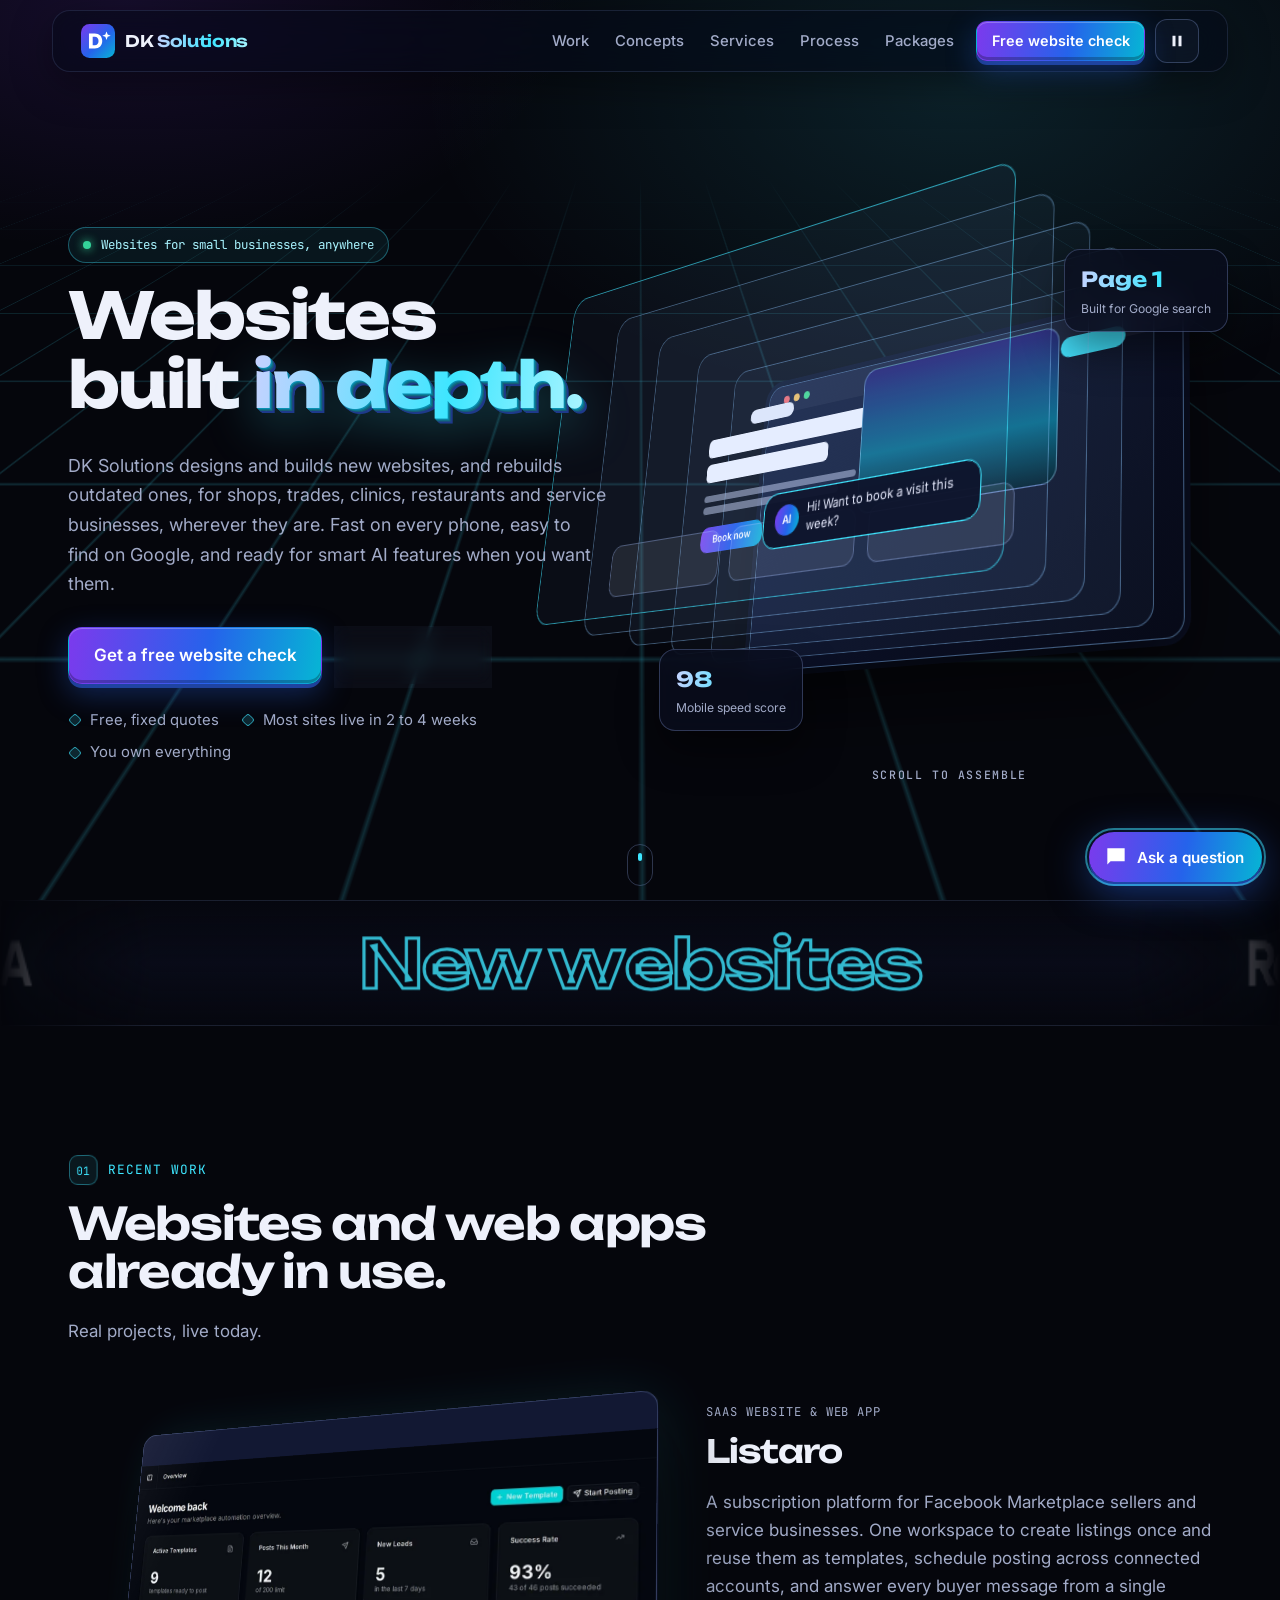
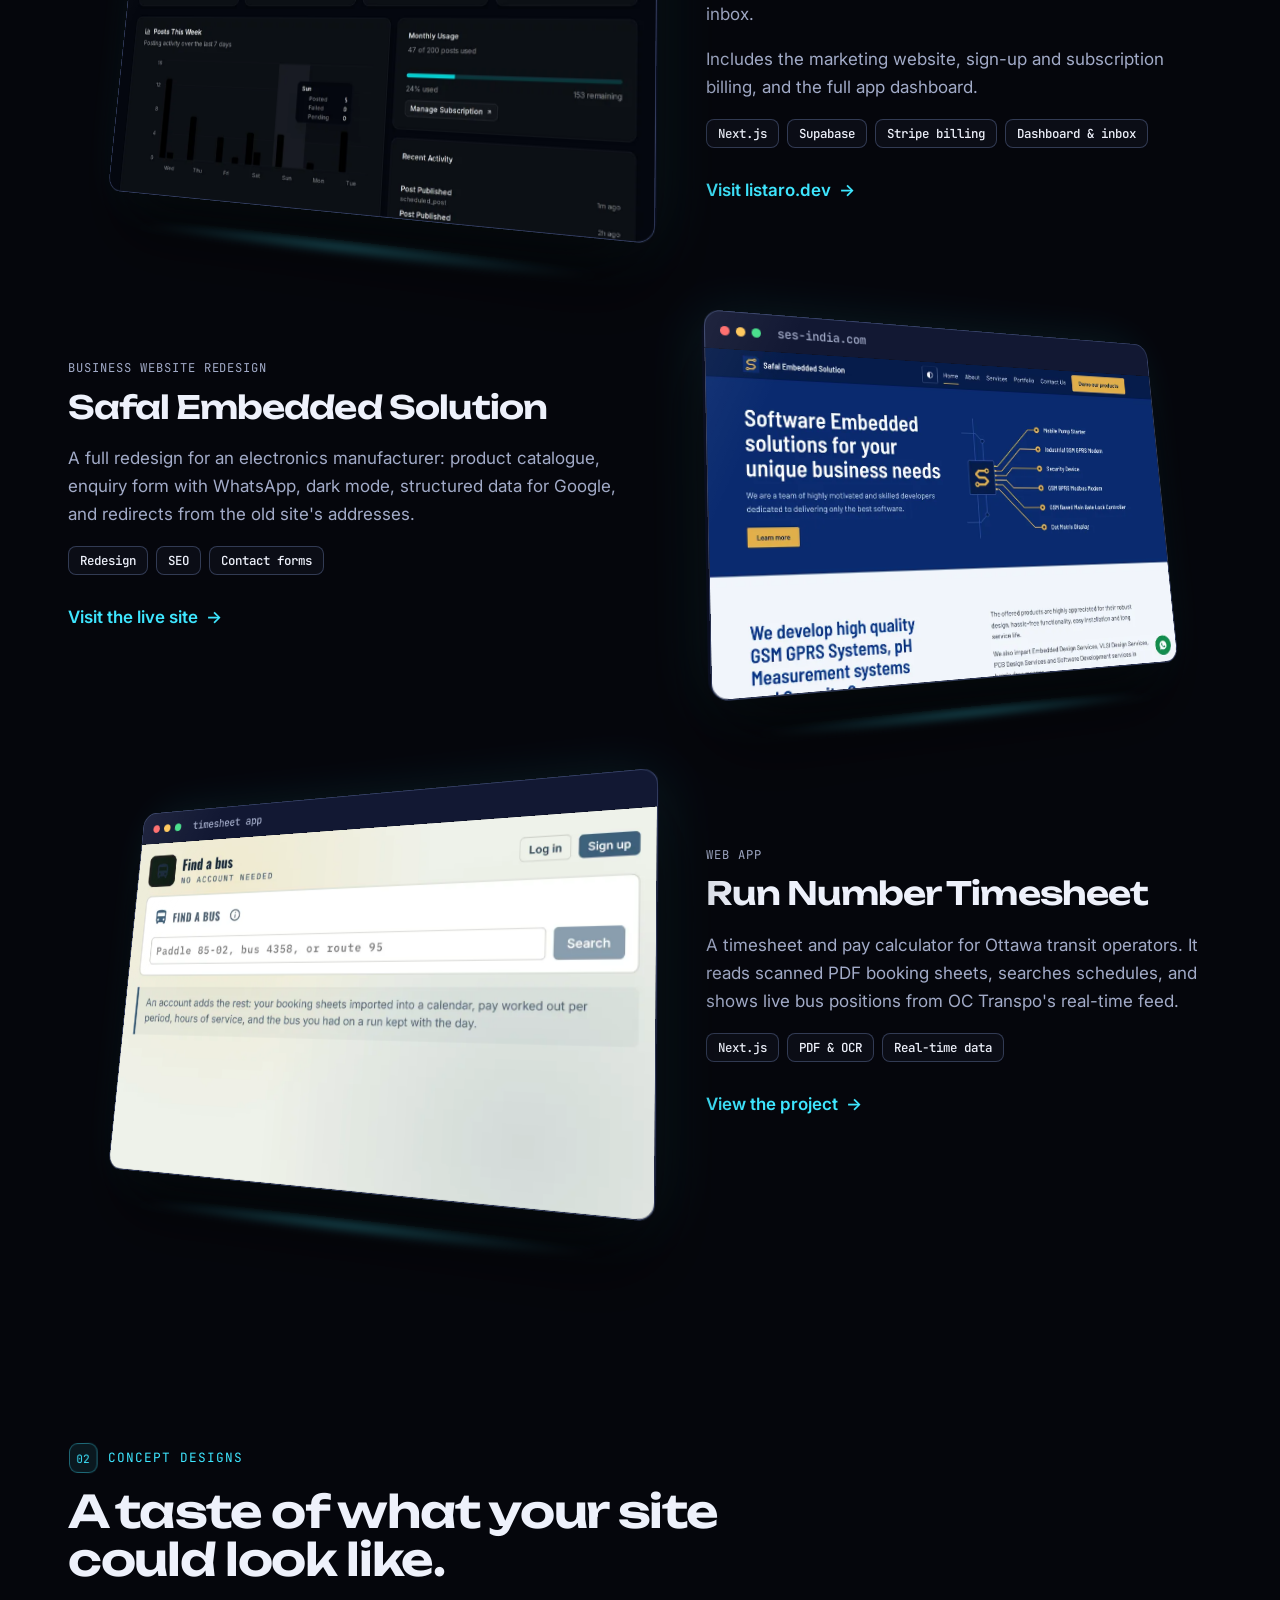
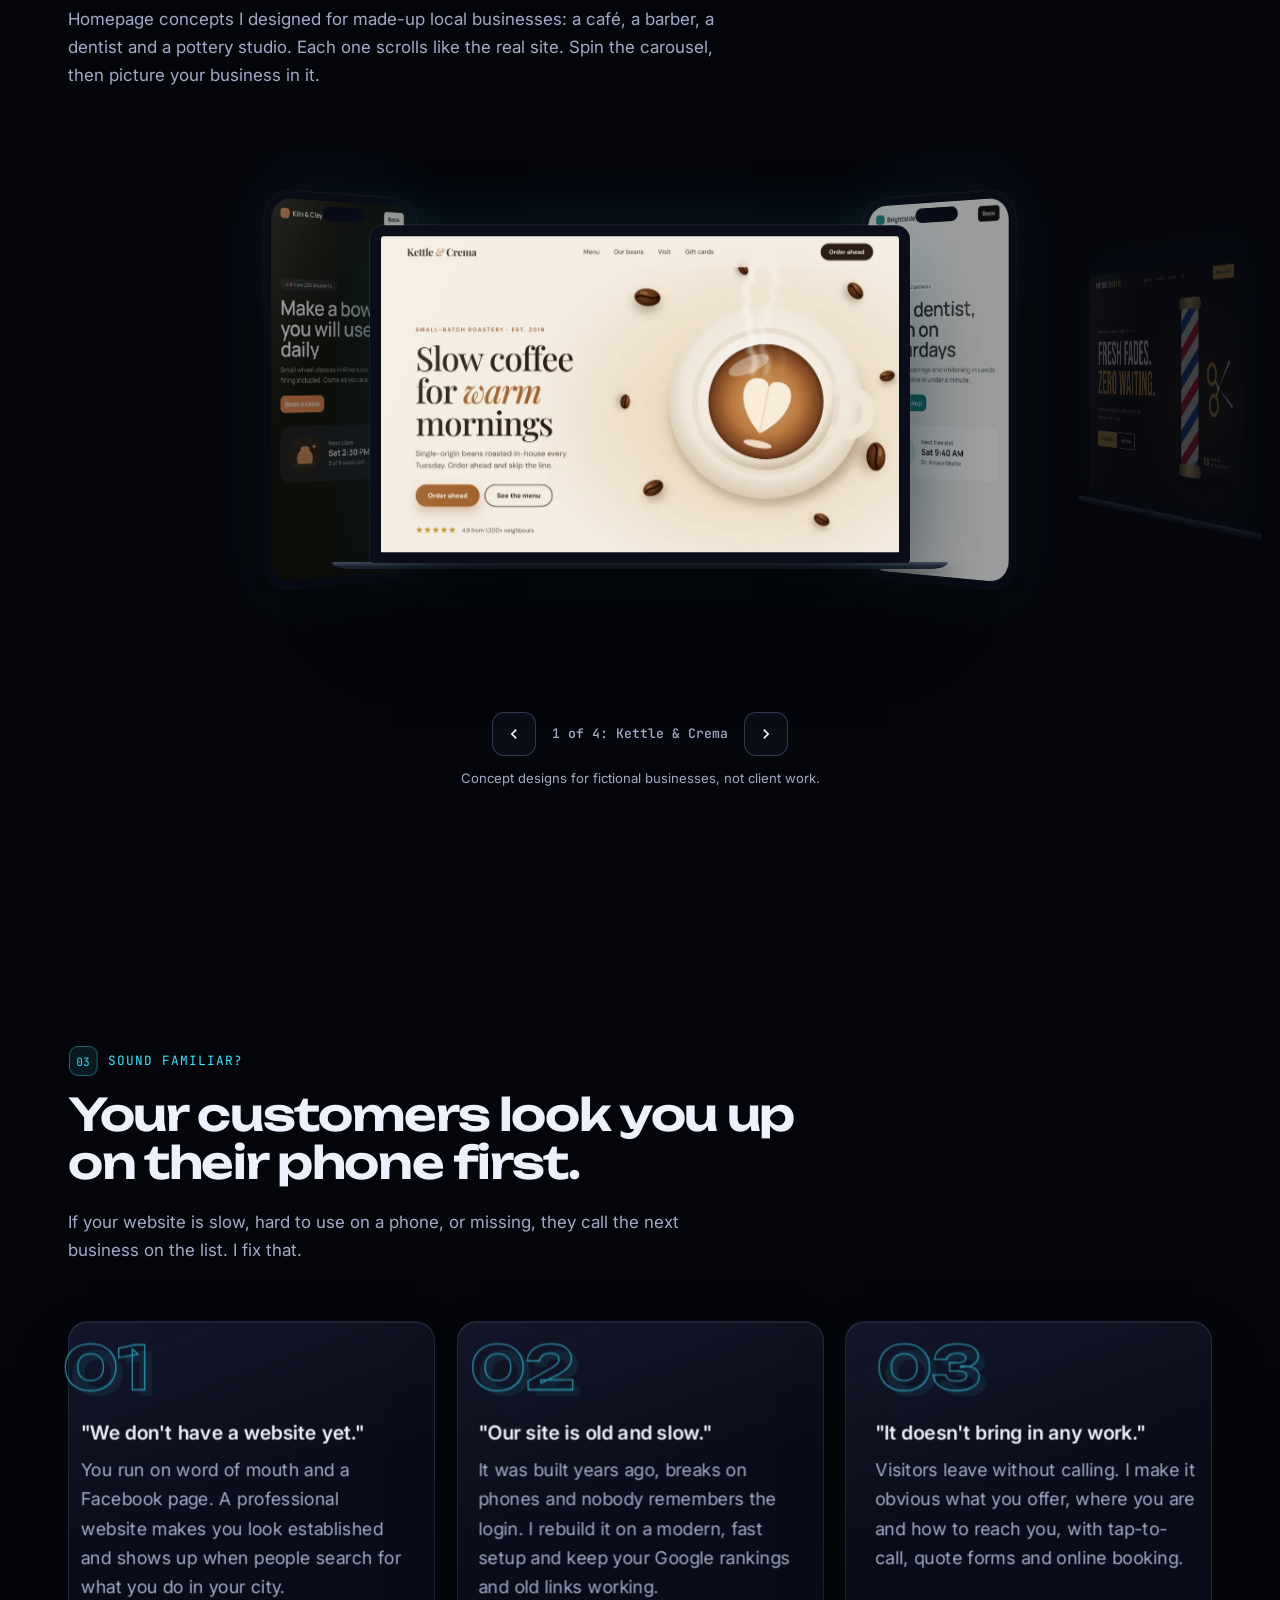
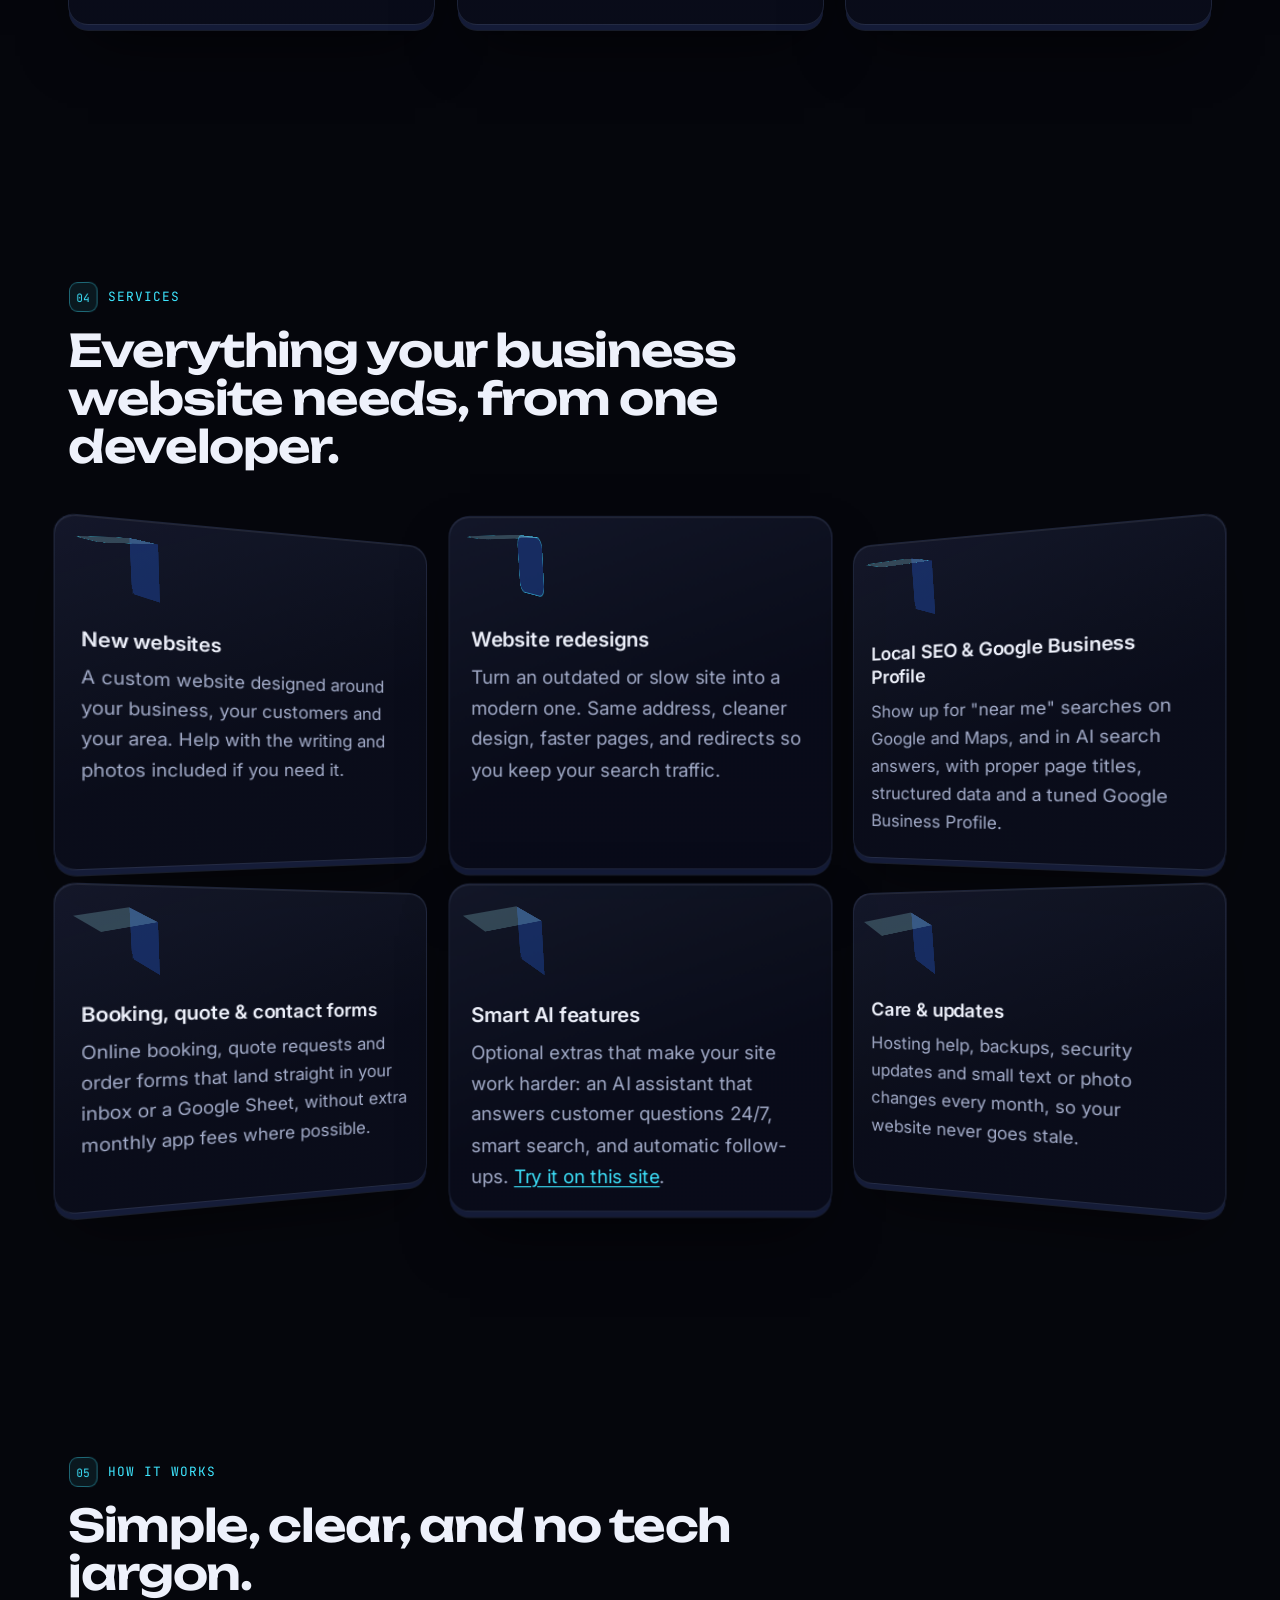
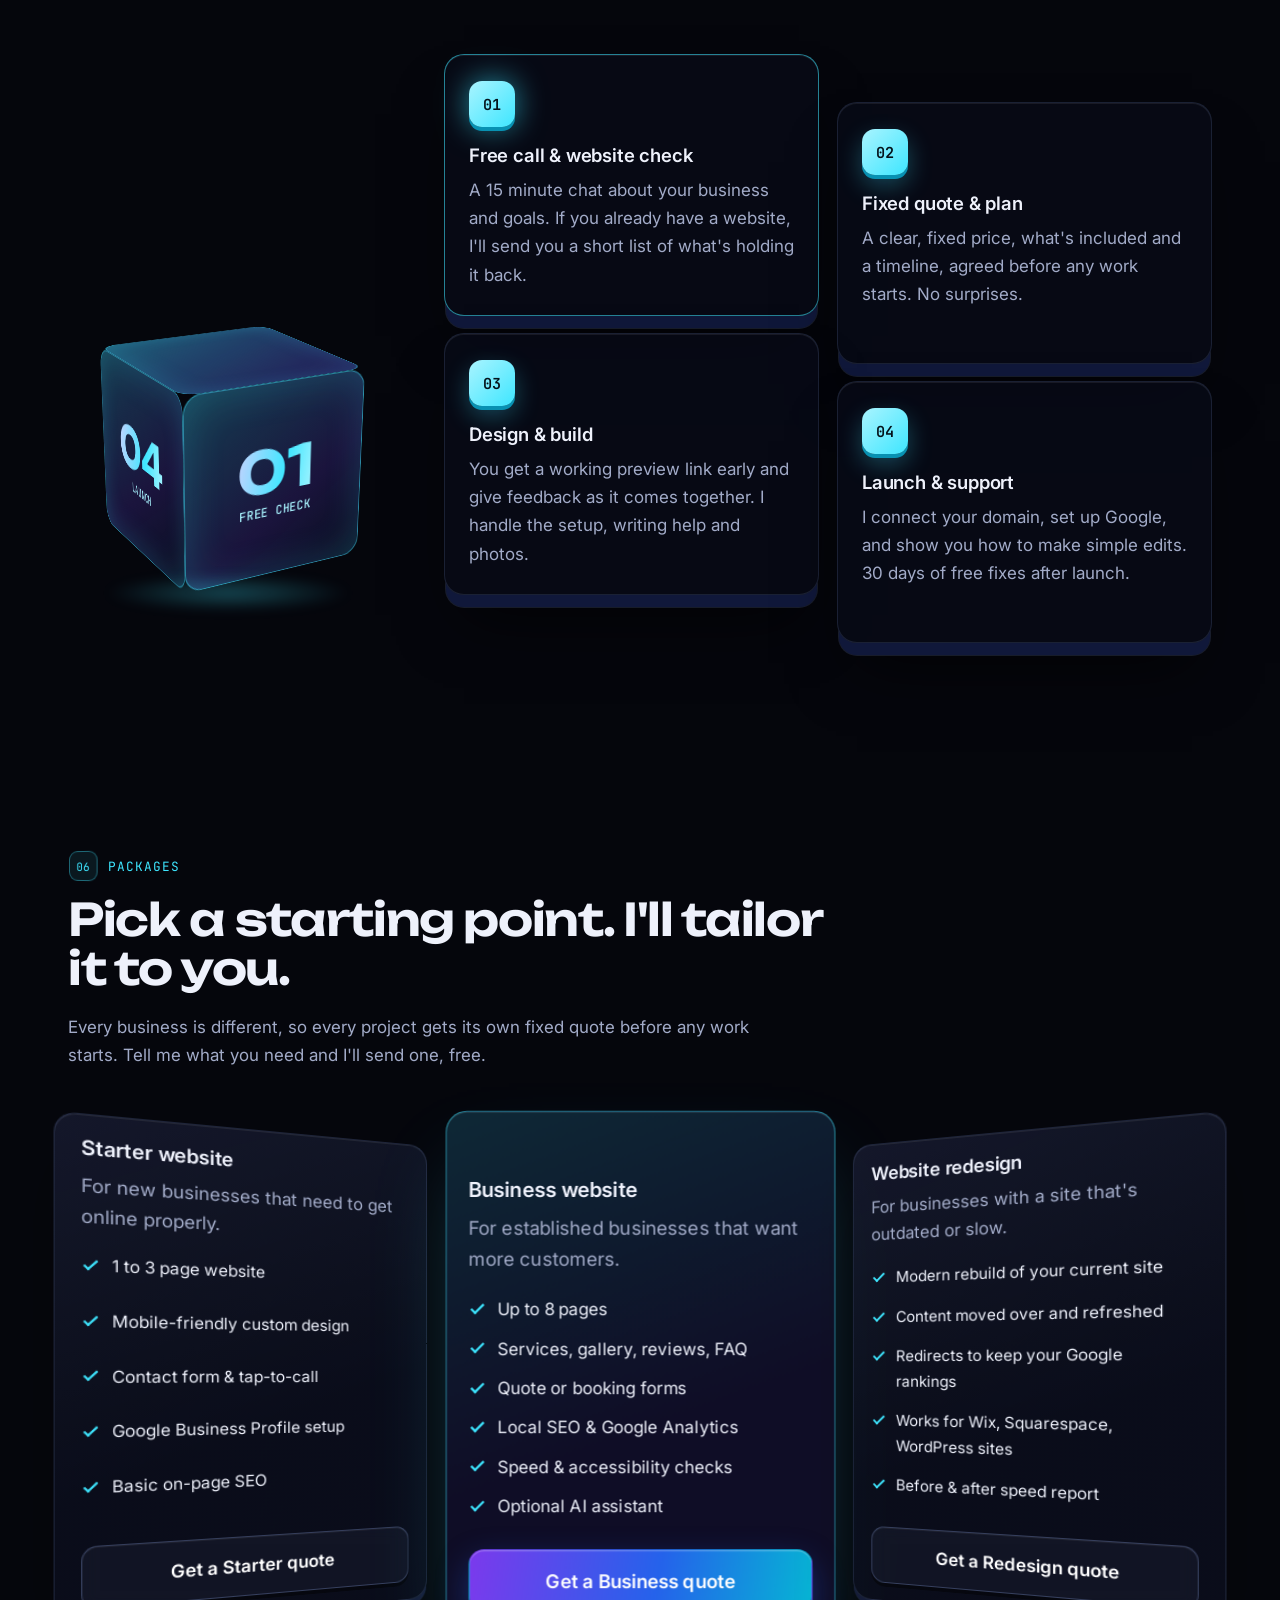
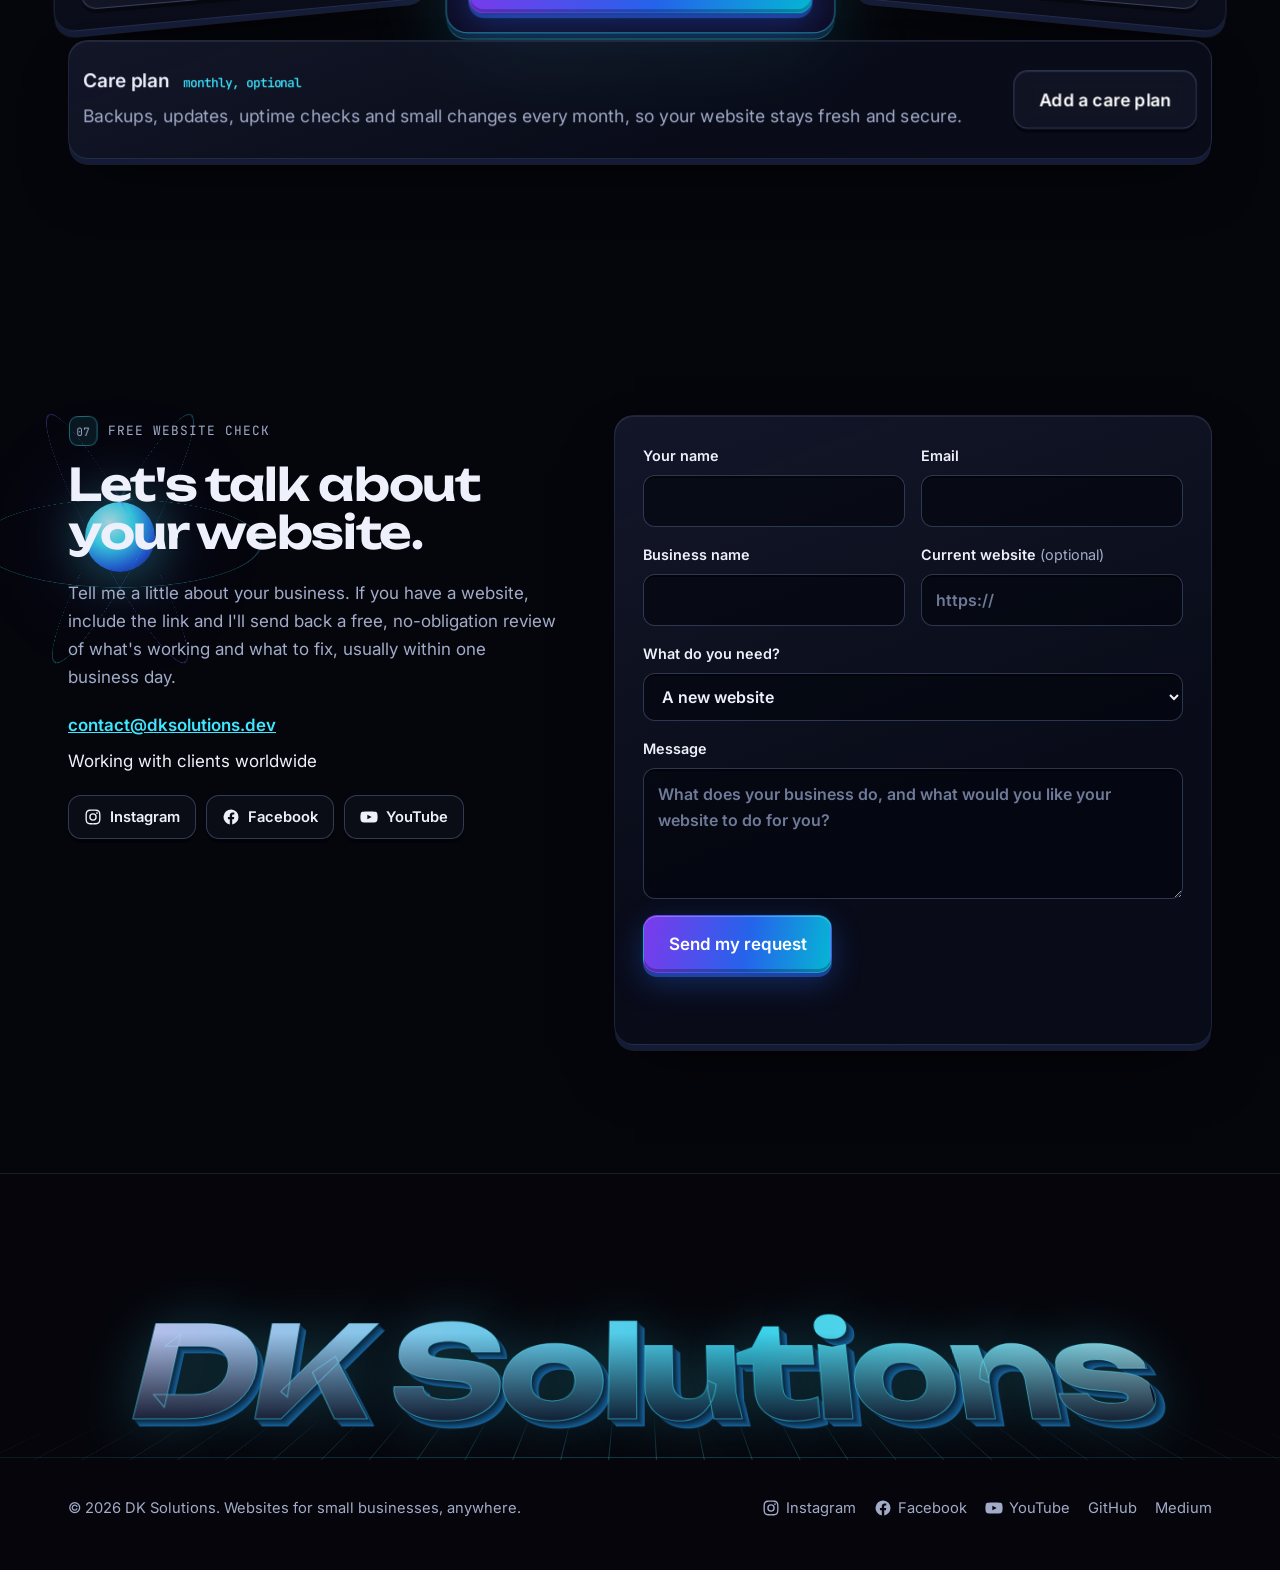
<file: index.html>
<!doctype html>
<html lang="en">
<head>
<meta charset="utf-8">
<meta name="viewport" content="width=device-width, initial-scale=1, viewport-fit=cover">
<title>DK Solutions | Websites for Small Businesses</title>
<meta name="description" content="DK Solutions designs and builds modern websites for small businesses anywhere: new websites, redesigns of outdated sites, local SEO, booking forms and smart AI features. Based in Canada, working worldwide. Free website check.">
<link rel="canonical" href="https://dksolutions.dev/">
<meta name="theme-color" content="#05060c">
<meta property="og:type" content="website">
<meta property="og:site_name" content="DK Solutions">
<meta property="og:title" content="DK Solutions: modern websites for small businesses">
<meta property="og:description" content="New websites and redesigns for small businesses anywhere in the world. Fast, mobile-first, easy to find on Google, with smart AI features built in. Based in Canada.">
<meta property="og:url" content="https://dksolutions.dev/">
<meta property="og:image" content="https://dksolutions.dev/assets/img/og.png">
<meta name="twitter:card" content="summary_large_image">
<link rel="icon" type="image/svg+xml" href="assets/img/favicon.svg">
<script>document.documentElement.classList.add('js');</script>
<link rel="preconnect" href="https://fonts.googleapis.com">
<link rel="preconnect" href="https://fonts.gstatic.com" crossorigin>
<link rel="stylesheet" href="https://fonts.googleapis.com/css2?family=Unbounded:wght@500;600;700&family=Inter:wght@400;500;600&family=JetBrains+Mono:wght@500&display=swap">
<link rel="stylesheet" href="assets/css/style.css?v=10">
<script type="application/ld+json">
{"@context":"https://schema.org","@type":"ProfessionalService","name":"DK Solutions","url":"https://dksolutions.dev/","email":"contact@dksolutions.dev","description":"Website design and development for small businesses anywhere: new websites, redesigns, local SEO and smart AI features.","areaServed":"Worldwide","sameAs":["https://www.instagram.com/dksolutions.dev/","https://www.facebook.com/profile.php?id=61596513503412","https://www.youtube.com/@dksolutionsdev"],"founder":{"@type":"Person","name":"Deep Patel","sameAs":["https://github.com/deep-0301","https://medium.com/@deep0301"]}}
</script>
</head>
<body>
<a class="skip" href="#main">Skip to content</a>
<div class="progress" aria-hidden="true"><i></i></div>
<div class="space" aria-hidden="true"><div class="space-floor"></div><canvas class="space-canvas" data-bg-canvas></canvas><div class="space-scrim"></div></div>

<header class="site-header" id="top">
  <div class="wrap header-row">
    <a class="brand" href="#top" aria-label="DK Solutions, home">
      <img src="assets/img/favicon.svg" alt="" width="34" height="34">
      <span>DK <em>Solutions</em></span>
    </a>
    <nav class="nav" id="site-nav" aria-label="Main">
      <a href="#work">Work</a>
      <a href="#concepts">Concepts</a>
      <a href="#services">Services</a>
      <a href="#process">Process</a>
      <a href="#packages">Packages</a>
      <a class="btn btn-sm" href="#contact">Free website check</a>
    </nav>
    <button class="icon-btn motion-btn" type="button" data-motion-toggle aria-pressed="false" aria-label="Pause motion" title="Pause motion">
      <svg class="i-pause" width="18" height="18" viewBox="0 0 24 24" fill="currentColor" aria-hidden="true"><path d="M6 5h4v14H6zm8 0h4v14h-4z"/></svg>
      <svg class="i-play" width="18" height="18" viewBox="0 0 24 24" fill="currentColor" aria-hidden="true"><path d="M7 4v16l13-8z"/></svg>
    </button>
    <button class="icon-btn menu-btn" type="button" data-menu-toggle aria-label="Open menu" aria-expanded="false" aria-controls="site-nav">
      <svg width="22" height="22" viewBox="0 0 24 24" fill="currentColor" aria-hidden="true"><path d="M3 6h18v2H3zm0 5h18v2H3zm0 5h18v2H3z"/></svg>
    </button>
  </div>
</header>

<main id="main">

<section class="hero" id="hero">
  <div class="wrap hero-grid">
    <div class="hero-copy">
      <p class="pill"><span class="dot" aria-hidden="true"></span>Websites for small businesses, anywhere</p>
      <h1>Websites built <span class="depth-word" data-text="in depth.">in depth.</span></h1>
      <p class="lead">DK Solutions designs and builds new websites, and rebuilds outdated ones, for shops, trades, clinics, restaurants and service businesses, wherever they are. Fast on every phone, easy to find on Google, and ready for smart AI features when you want them.</p>
      <div class="hero-cta">
        <a class="btn" href="#contact">Get a free website check</a>
        <a class="btn btn-ghost" href="#work">See the work</a>
      </div>
      <ul class="hero-points">
        <li>Free, fixed quotes</li>
        <li>Most sites live in 2 to 4 weeks</li>
        <li>You own everything</li>
      </ul>
    </div>

    <div class="hero-stage" aria-hidden="true">
      <!-- CSS 3D poster: shows instantly, and stays as the scene when WebGL is off or motion is reduced -->
      <div class="stack" data-stack>
        <div class="layer l0"><span class="bar"><i></i><i></i><i></i><em>yourbusiness.com</em></span></div>
        <div class="layer l1"><b class="logo"></b><span class="links"><i></i><i></i><i></i></span><b class="cta"></b></div>
        <div class="layer l2"><span class="h"></span><span class="h short"></span><span class="t"></span><span class="t"></span><b class="cta">Book now</b></div>
        <div class="layer l3"><span class="img"></span></div>
        <div class="layer l4"><span class="c"></span><span class="c"></span><span class="c"></span></div>
        <div class="layer l5"><span class="bubble"><b>AI</b>Hi! Want to book a visit this week?</span></div>
      </div>
      <canvas class="hero-canvas" data-hero-canvas></canvas>
      <div class="float f1"><strong>98</strong><span>Mobile speed score</span></div>
      <div class="float f2"><strong>Page 1</strong><span>Built for Google search</span></div>
      <p class="stage-hint">Scroll to assemble</p>
    </div>
  </div>
  <a class="scroll-cue" href="#work" aria-label="Scroll to the next section"><span></span></a>
</section>

<section class="ring-band" aria-label="What every site includes">
  <ul class="sr">
    <li>New websites</li><li>Redesigns</li><li>Mobile-first</li><li>Google-ready SEO</li><li>Booking &amp; quote forms</li><li>Smart AI features</li><li>Accessible (WCAG 2.1 AA)</li>
  </ul>
  <div class="ring-stage" aria-hidden="true"><div class="ring"><span style="--i:0">New websites</span><span style="--i:1">Redesigns</span><span style="--i:2">Mobile-first</span><span style="--i:3">Google SEO</span><span style="--i:4">Booking forms</span><span style="--i:5">AI features</span><span style="--i:6">WCAG AA</span><span style="--i:7">New websites</span><span style="--i:8">Redesigns</span><span style="--i:9">Mobile-first</span><span style="--i:10">Google SEO</span><span style="--i:11">Booking forms</span><span style="--i:12">AI features</span><span style="--i:13">WCAG AA</span></div></div>
</section>

<section class="section" id="work">
  <div class="wrap">
    <div class="section-head">
      <p class="eyebrow"><span>01</span> Recent work</p>
      <h2>Websites and web apps already in use.</h2>
      <p class="sub">Real projects, live today.</p>
    </div>
    <div class="work-list">
      <div class="work-stage" aria-hidden="true"><canvas data-work-canvas></canvas><p class="work-stage-label"><span data-work-label>Listaro</span></p></div>
      <article class="work" data-depth>
        <a class="device tilt" href="https://listaro.dev/" target="_blank" rel="noopener" tabindex="-1" aria-hidden="true">
          <span class="device-bar"><i></i><i></i><i></i><em>listaro.dev</em></span>
          <img src="assets/img/work-listaro.webp" alt="" width="960" height="600" loading="lazy" decoding="async">
          <span class="device-glare"></span>
        </a>
        <div class="work-body">
          <p class="tag">SaaS website &amp; web app</p>
          <h3>Listaro</h3>
          <p>A subscription platform for Facebook Marketplace sellers and service businesses. One workspace to create listings once and reuse them as templates, schedule posting across connected accounts, and answer every buyer message from a single inbox.</p>
          <p>Includes the marketing website, sign-up and subscription billing, and the full app dashboard.</p>
          <ul class="chips"><li>Next.js</li><li>Supabase</li><li>Stripe billing</li><li>Dashboard &amp; inbox</li></ul>
          <a class="link" href="https://listaro.dev/" target="_blank" rel="noopener">Visit listaro.dev <span aria-hidden="true">&rarr;</span></a>
        </div>
      </article>
      <article class="work flip" data-depth>
        <a class="device tilt" href="https://ses-india.com/" target="_blank" rel="noopener" tabindex="-1" aria-hidden="true">
          <span class="device-bar"><i></i><i></i><i></i><em>ses-india.com</em></span>
          <img src="assets/img/work-ses.webp" alt="" width="960" height="600" loading="lazy" decoding="async">
          <span class="device-glare"></span>
        </a>
        <div class="work-body">
          <p class="tag">Business website redesign</p>
          <h3>Safal Embedded Solution</h3>
          <p>A full redesign for an electronics manufacturer: product catalogue, enquiry form with WhatsApp, dark mode, structured data for Google, and redirects from the old site's addresses.</p>
          <ul class="chips"><li>Redesign</li><li>SEO</li><li>Contact forms</li></ul>
          <a class="link" href="https://ses-india.com/" target="_blank" rel="noopener">Visit the live site <span aria-hidden="true">&rarr;</span></a>
        </div>
      </article>
      <article class="work" data-depth>
        <a class="device tilt" href="https://github.com/deep-0301/TimekeepingOC" target="_blank" rel="noopener" tabindex="-1" aria-hidden="true">
          <span class="device-bar"><i></i><i></i><i></i><em>timesheet app</em></span>
          <img src="assets/img/work-timekeeping.webp" alt="" width="960" height="600" loading="lazy" decoding="async">
          <span class="device-glare"></span>
        </a>
        <div class="work-body">
          <p class="tag">Web app</p>
          <h3>Run Number Timesheet</h3>
          <p>A timesheet and pay calculator for Ottawa transit operators. It reads scanned PDF booking sheets, searches schedules, and shows live bus positions from OC Transpo's real-time feed.</p>
          <ul class="chips"><li>Next.js</li><li>PDF &amp; OCR</li><li>Real-time data</li></ul>
          <a class="link" href="https://github.com/deep-0301/TimekeepingOC" target="_blank" rel="noopener">View the project <span aria-hidden="true">&rarr;</span></a>
        </div>
      </article>
    </div>
  </div>
</section>

<section class="section concepts" id="concepts">
  <div class="wrap">
    <div class="section-head">
      <p class="eyebrow"><span>02</span> Concept designs</p>
      <h2>A taste of what your site could look like.</h2>
      <p class="sub">Homepage concepts I designed for made-up local businesses: a café, a barber, a dentist and a pottery studio. Each one scrolls like the real site. Spin the carousel, then picture your business in it.</p>
    </div>
    <div class="carousel" data-carousel>
      <div class="carousel-stage">
        <div class="carousel-ring" data-ring>
          <figure class="cslide laptop" style="--i:0">
            <div class="c-screen"><img src="assets/img/concept-cafe-full.webp" alt="Concept homepage for Kettle &amp; Crema, a small-batch coffee roastery, with a latte and order-ahead button" width="1100" height="1834" loading="lazy" decoding="async"></div>
            <figcaption><b>Kettle &amp; Crema</b> Café concept</figcaption>
          </figure>
          <figure class="cslide phone" style="--i:1">
            <div class="c-screen"><img src="assets/img/concept-dental-full.webp" alt="Concept mobile homepage for Brightside Dental with a book-a-checkup button and next free slot" width="600" height="5193" loading="lazy" decoding="async"></div>
            <figcaption><b>Brightside Dental</b> Clinic concept</figcaption>
          </figure>
          <figure class="cslide laptop" style="--i:2">
            <div class="c-screen"><img src="assets/img/concept-barber-full.webp" alt="Concept homepage for Northside Barber Co. with a barber pole and book-a-chair button" width="1100" height="1701" loading="lazy" decoding="async"></div>
            <figcaption><b>Northside Barber Co.</b> Barbershop concept</figcaption>
          </figure>
          <figure class="cslide phone" style="--i:3">
            <div class="c-screen"><img src="assets/img/concept-pottery-full.webp" alt="Concept mobile homepage for Kiln &amp; Clay pottery studio with a book-a-class button" width="600" height="5193" loading="lazy" decoding="async"></div>
            <figcaption><b>Kiln &amp; Clay</b> Pottery studio concept</figcaption>
          </figure>
        </div>
      </div>
      <div class="carousel-ctrl">
        <button class="icon-btn" type="button" data-prev aria-label="Previous concept"><svg width="20" height="20" viewBox="0 0 24 24" fill="currentColor" aria-hidden="true"><path d="M15.4 7.4 14 6l-6 6 6 6 1.4-1.4L10.8 12z"/></svg></button>
        <p class="carousel-status" aria-live="polite" data-status>1 of 4: Kettle &amp; Crema</p>
        <button class="icon-btn" type="button" data-next aria-label="Next concept"><svg width="20" height="20" viewBox="0 0 24 24" fill="currentColor" aria-hidden="true"><path d="M8.6 16.6 10 18l6-6-6-6-1.4 1.4 4.6 4.6z"/></svg></button>
      </div>
      <p class="concept-note">Concept designs for fictional businesses, not client work.</p>
    </div>
  </div>
</section>

<section class="section" id="why">
  <div class="wrap">
    <div class="section-head">
      <p class="eyebrow"><span>03</span> Sound familiar?</p>
      <h2>Your customers look you up on their phone first.</h2>
      <p class="sub">If your website is slow, hard to use on a phone, or missing, they call the next business on the list. I fix that.</p>
    </div>
    <div class="grid-3 why-grid">
      <article class="panel tilt" data-depth>
        <strong class="big-num">01</strong>
        <h3>"We don't have a website yet."</h3>
        <p>You run on word of mouth and a Facebook page. A professional website makes you look established and shows up when people search for what you do in your city.</p>
      </article>
      <article class="panel tilt" data-depth>
        <strong class="big-num">02</strong>
        <h3>"Our site is old and slow."</h3>
        <p>It was built years ago, breaks on phones and nobody remembers the login. I rebuild it on a modern, fast setup and keep your Google rankings and old links working.</p>
      </article>
      <article class="panel tilt" data-depth>
        <strong class="big-num">03</strong>
        <h3>"It doesn't bring in any work."</h3>
        <p>Visitors leave without calling. I make it obvious what you offer, where you are and how to reach you, with tap-to-call, quote forms and online booking.</p>
      </article>
    </div>
  </div>
</section>

<section class="section" id="services">
  <div class="wrap">
    <div class="section-head">
      <p class="eyebrow"><span>04</span> Services</p>
      <h2>Everything your business website needs, from one developer.</h2>
    </div>
    <div class="grid-3 services wall">
      <article class="panel tilt service" data-depth>
        <div class="cube" aria-hidden="true"><i></i><i></i><i></i><svg viewBox="0 0 24 24"><path d="M4 5h16v11H4zM2 18h20v2H2z"/></svg></div>
        <h3>New websites</h3>
        <p>A custom website designed around your business, your customers and your area. Help with the writing and photos included if you need it.</p>
      </article>
      <article class="panel tilt service" data-depth>
        <div class="cube" aria-hidden="true"><i></i><i></i><i></i><svg viewBox="0 0 24 24"><path d="M12 4V1L8 5l4 4V6a6 6 0 1 1-6 6H4a8 8 0 1 0 8-8z"/></svg></div>
        <h3>Website redesigns</h3>
        <p>Turn an outdated or slow site into a modern one. Same address, cleaner design, faster pages, and redirects so you keep your search traffic.</p>
      </article>
      <article class="panel tilt service" data-depth>
        <div class="cube" aria-hidden="true"><i></i><i></i><i></i><svg viewBox="0 0 24 24"><path d="M10 2a8 8 0 0 1 6.32 12.9l5.39 5.4-1.41 1.4-5.4-5.39A8 8 0 1 1 10 2zm0 2a6 6 0 1 0 0 12 6 6 0 0 0 0-12z"/></svg></div>
        <h3>Local SEO &amp; Google Business Profile</h3>
        <p>Show up for "near me" searches on Google and Maps, and in AI search answers, with proper page titles, structured data and a tuned Google Business Profile.</p>
      </article>
      <article class="panel tilt service" data-depth>
        <div class="cube" aria-hidden="true"><i></i><i></i><i></i><svg viewBox="0 0 24 24"><path d="M19 4h-1V2h-2v2H8V2H6v2H5a2 2 0 0 0-2 2v14a2 2 0 0 0 2 2h14a2 2 0 0 0 2-2V6a2 2 0 0 0-2-2zm0 16H5V9h14z"/></svg></div>
        <h3>Booking, quote &amp; contact forms</h3>
        <p>Online booking, quote requests and order forms that land straight in your inbox or a Google Sheet, without extra monthly app fees where possible.</p>
      </article>
      <article class="panel tilt service" data-depth>
        <div class="cube" aria-hidden="true"><i></i><i></i><i></i><svg viewBox="0 0 24 24"><path d="M4 4h16v12H7l-3 3zm4 5h2v2H8zm4 0h2v2h-2zm4 0h2v2h-2z"/></svg></div>
        <h3>Smart AI features</h3>
        <p>Optional extras that make your site work harder: an AI assistant that answers customer questions 24/7, smart search, and automatic follow-ups. <button class="inline-link" type="button" data-open-chat>Try it on this site</button>.</p>
      </article>
      <article class="panel tilt service" data-depth>
        <div class="cube" aria-hidden="true"><i></i><i></i><i></i><svg viewBox="0 0 24 24"><path d="M12 1 3 5v6c0 5.55 3.84 10.74 9 12 5.16-1.26 9-6.45 9-12V5z"/></svg></div>
        <h3>Care &amp; updates</h3>
        <p>Hosting help, backups, security updates and small text or photo changes every month, so your website never goes stale.</p>
      </article>
    </div>
  </div>
</section>

<section class="section" id="process">
  <div class="wrap">
    <div class="section-head">
      <p class="eyebrow"><span>05</span> How it works</p>
      <h2>Simple, clear, and no tech jargon.</h2>
    </div>
    <div class="process-grid">
    <div class="cube-stage" aria-hidden="true">
      <div class="big-cube" data-cube>
        <div class="face f1"><b>01</b><span>Free check</span></div>
        <div class="face f2"><b>02</b><span>Fixed quote</span></div>
        <div class="face f3"><b>03</b><span>Design &amp; build</span></div>
        <div class="face f4"><b>04</b><span>Launch</span></div>
        <div class="face f5"></div><div class="face f6"></div>
      </div>
      <div class="cube-shadow"></div>
    </div>
    <ol class="steps">
      <li class="step" data-depth>
        <span class="num">01</span>
        <h3>Free call &amp; website check</h3>
        <p>A 15 minute chat about your business and goals. If you already have a website, I'll send you a short list of what's holding it back.</p>
      </li>
      <li class="step" data-depth>
        <span class="num">02</span>
        <h3>Fixed quote &amp; plan</h3>
        <p>A clear, fixed price, what's included and a timeline, agreed before any work starts. No surprises.</p>
      </li>
      <li class="step" data-depth>
        <span class="num">03</span>
        <h3>Design &amp; build</h3>
        <p>You get a working preview link early and give feedback as it comes together. I handle the setup, writing help and photos.</p>
      </li>
      <li class="step" data-depth>
        <span class="num">04</span>
        <h3>Launch &amp; support</h3>
        <p>I connect your domain, set up Google, and show you how to make simple edits. 30 days of free fixes after launch.</p>
      </li>
    </ol>
    </div>
  </div>
</section>

<section class="section" id="packages">
  <div class="wrap">
    <div class="section-head">
      <p class="eyebrow"><span>06</span> Packages</p>
      <h2>Pick a starting point. I'll tailor it to you.</h2>
      <p class="sub">Every business is different, so every project gets its own fixed quote before any work starts. Tell me what you need and I'll send one, free.</p>
    </div>
    <div class="grid-3 packages wall">
      <article class="panel tilt pack" data-depth>
        <h3>Starter website</h3>
        <p class="for">For new businesses that need to get online properly.</p>
        <ul>
          <li>1 to 3 page website</li>
          <li>Mobile-friendly custom design</li>
          <li>Contact form &amp; tap-to-call</li>
          <li>Google Business Profile setup</li>
          <li>Basic on-page SEO</li>
        </ul>
        <a class="btn btn-ghost" href="#contact" data-plan="Starter website">Get a Starter quote</a>
      </article>
      <article class="panel tilt pack featured" data-depth>
        <p class="badge">Most popular</p>
        <h3>Business website</h3>
        <p class="for">For established businesses that want more customers.</p>
        <ul>
          <li>Up to 8 pages</li>
          <li>Services, gallery, reviews, FAQ</li>
          <li>Quote or booking forms</li>
          <li>Local SEO &amp; Google Analytics</li>
          <li>Speed &amp; accessibility checks</li>
          <li>Optional AI assistant</li>
        </ul>
        <a class="btn" href="#contact" data-plan="Business website">Get a Business quote</a>
      </article>
      <article class="panel tilt pack" data-depth>
        <h3>Website redesign</h3>
        <p class="for">For businesses with a site that's outdated or slow.</p>
        <ul>
          <li>Modern rebuild of your current site</li>
          <li>Content moved over and refreshed</li>
          <li>Redirects to keep your Google rankings</li>
          <li>Works for Wix, Squarespace, WordPress sites</li>
          <li>Before &amp; after speed report</li>
        </ul>
        <a class="btn btn-ghost" href="#contact" data-plan="Website redesign">Get a Redesign quote</a>
      </article>
    </div>
    <div class="care panel" data-depth>
      <div>
        <h3>Care plan <span>monthly, optional</span></h3>
        <p>Backups, updates, uptime checks and small changes every month, so your website stays fresh and secure.</p>
      </div>
      <a class="btn btn-ghost" href="#contact" data-plan="Care plan">Add a care plan</a>
    </div>
  </div>
</section>

<section class="section contact" id="contact">
  <div class="orbit" aria-hidden="true"><div class="core"></div><i class="o1"><b></b></i><i class="o2"><b></b></i><i class="o3"><b></b></i></div>
  <div class="wrap contact-grid">
    <div class="contact-copy">
      <p class="eyebrow"><span>07</span> Free website check</p>
      <h2>Let's talk about your website.</h2>
      <p>Tell me a little about your business. If you have a website, include the link and I'll send back a free, no-obligation review of what's working and what to fix, usually within one business day.</p>
      <ul class="contact-list">
        <li><a href="mailto:contact@dksolutions.dev">contact@dksolutions.dev</a></li>
        <li>Working with clients worldwide</li>
      </ul>
      <div class="contact-social" aria-label="Follow DK Solutions">
      <a class="social-chip" href="https://www.instagram.com/dksolutions.dev/" target="_blank" rel="noopener" aria-label="DK Solutions on Instagram"><svg viewBox="0 0 24 24" width="18" height="18" aria-hidden="true"><path fill="currentColor" d="M12 7a5 5 0 1 0 0 10 5 5 0 0 0 0-10zm0 8.2a3.2 3.2 0 1 1 0-6.4 3.2 3.2 0 0 1 0 6.4zM17.3 5.5a1.2 1.2 0 1 0 0 2.4 1.2 1.2 0 0 0 0-2.4zM12 2c-2.7 0-3 0-4.1.1C4.3 2.3 2.3 4.3 2.1 7.9 2 9 2 9.3 2 12s0 3 .1 4.1c.2 3.6 2.2 5.6 5.8 5.8 1.1.1 1.4.1 4.1.1s3 0 4.1-.1c3.6-.2 5.6-2.2 5.8-5.8.1-1.1.1-1.4.1-4.1s0-3-.1-4.1c-.2-3.6-2.2-5.6-5.8-5.8C15 2 14.7 2 12 2zm0 1.8c2.7 0 3 0 4 .1 2.7.1 4 1.4 4.1 4.1.1 1 .1 1.3.1 4s0 3-.1 4c-.1 2.7-1.4 4-4.1 4.1-1 .1-1.3.1-4 .1s-3 0-4-.1c-2.7-.1-4-1.4-4.1-4.1-.1-1-.1-1.3-.1-4s0-3 .1-4C4 5.3 5.3 4 8 3.9c1 0 1.3-.1 4-.1z"/></svg><span>Instagram</span></a>
      <a class="social-chip" href="https://www.facebook.com/profile.php?id=61596513503412" target="_blank" rel="noopener" aria-label="DK Solutions on Facebook"><svg viewBox="0 0 24 24" width="18" height="18" aria-hidden="true"><path fill="currentColor" d="M22 12a10 10 0 1 0-11.6 9.9v-7H7.9V12h2.5V9.8c0-2.5 1.5-3.9 3.8-3.9 1.1 0 2.2.2 2.2.2v2.5h-1.3c-1.2 0-1.6.8-1.6 1.6V12h2.8l-.4 2.9h-2.3v7A10 10 0 0 0 22 12z"/></svg><span>Facebook</span></a>
      <a class="social-chip" href="https://www.youtube.com/@dksolutionsdev" target="_blank" rel="noopener" aria-label="DK Solutions on YouTube"><svg viewBox="0 0 24 24" width="18" height="18" aria-hidden="true"><path fill="currentColor" d="M23 7.2a3 3 0 0 0-2.1-2.1C19 4.6 12 4.6 12 4.6s-7 0-8.9.5A3 3 0 0 0 1 7.2 31 31 0 0 0 .5 12a31 31 0 0 0 .5 4.8 3 3 0 0 0 2.1 2.1c1.9.5 8.9.5 8.9.5s7 0 8.9-.5a3 3 0 0 0 2.1-2.1 31 31 0 0 0 .5-4.8 31 31 0 0 0-.5-4.8zM9.8 15.1V8.9l5.8 3.1-5.8 3.1z"/></svg><span>YouTube</span></a>
      </div>
    </div>
    <div class="form-wrap panel">
    <form class="form" id="contact-form" novalidate>
      <div class="row-2">
        <label>Your name<input type="text" name="user_name" autocomplete="name" required></label>
        <label>Email<input type="email" name="user_email" autocomplete="email" required></label>
      </div>
      <div class="row-2">
        <label>Business name<input type="text" name="business" autocomplete="organization"></label>
        <label><span>Current website <span class="opt">(optional)</span></span><input type="url" name="website" placeholder="https://" inputmode="url"></label>
      </div>
      <label>What do you need?
        <select name="need">
          <option>A new website</option>
          <option>A redesign of my current website</option>
          <option>SEO, speed or mobile fixes</option>
          <option>AI features for my website</option>
          <option>Not sure yet</option>
        </select>
      </label>
      <label>Message<textarea name="details" rows="4" placeholder="What does your business do, and what would you like your website to do for you?"></textarea></label>
      <input type="hidden" name="message">
      <button class="btn" type="submit">Send my request</button>
      <p class="form-status" role="status" aria-live="polite"></p>
    </form>
    </div>
  </div>
</section>

</main>

<footer class="site-footer">
  <div class="wordmark-stage" aria-hidden="true"><div class="wordmark tilt" data-text="DK Solutions">DK Solutions</div><div class="wordmark-floor"></div></div>
  <div class="wrap footer-row">
    <p>&copy; <span data-year>2026</span> DK Solutions. Websites for small businesses, anywhere.</p>
    <nav aria-label="Social">
      <a class="social-link" href="https://www.instagram.com/dksolutions.dev/" target="_blank" rel="noopener" aria-label="DK Solutions on Instagram"><svg viewBox="0 0 24 24" width="18" height="18" aria-hidden="true"><path fill="currentColor" d="M12 7a5 5 0 1 0 0 10 5 5 0 0 0 0-10zm0 8.2a3.2 3.2 0 1 1 0-6.4 3.2 3.2 0 0 1 0 6.4zM17.3 5.5a1.2 1.2 0 1 0 0 2.4 1.2 1.2 0 0 0 0-2.4zM12 2c-2.7 0-3 0-4.1.1C4.3 2.3 2.3 4.3 2.1 7.9 2 9 2 9.3 2 12s0 3 .1 4.1c.2 3.6 2.2 5.6 5.8 5.8 1.1.1 1.4.1 4.1.1s3 0 4.1-.1c3.6-.2 5.6-2.2 5.8-5.8.1-1.1.1-1.4.1-4.1s0-3-.1-4.1c-.2-3.6-2.2-5.6-5.8-5.8C15 2 14.7 2 12 2zm0 1.8c2.7 0 3 0 4 .1 2.7.1 4 1.4 4.1 4.1.1 1 .1 1.3.1 4s0 3-.1 4c-.1 2.7-1.4 4-4.1 4.1-1 .1-1.3.1-4 .1s-3 0-4-.1c-2.7-.1-4-1.4-4.1-4.1-.1-1-.1-1.3-.1-4s0-3 .1-4C4 5.3 5.3 4 8 3.9c1 0 1.3-.1 4-.1z"/></svg><span>Instagram</span></a>
      <a class="social-link" href="https://www.facebook.com/profile.php?id=61596513503412" target="_blank" rel="noopener" aria-label="DK Solutions on Facebook"><svg viewBox="0 0 24 24" width="18" height="18" aria-hidden="true"><path fill="currentColor" d="M22 12a10 10 0 1 0-11.6 9.9v-7H7.9V12h2.5V9.8c0-2.5 1.5-3.9 3.8-3.9 1.1 0 2.2.2 2.2.2v2.5h-1.3c-1.2 0-1.6.8-1.6 1.6V12h2.8l-.4 2.9h-2.3v7A10 10 0 0 0 22 12z"/></svg><span>Facebook</span></a>
      <a class="social-link" href="https://www.youtube.com/@dksolutionsdev" target="_blank" rel="noopener" aria-label="DK Solutions on YouTube"><svg viewBox="0 0 24 24" width="18" height="18" aria-hidden="true"><path fill="currentColor" d="M23 7.2a3 3 0 0 0-2.1-2.1C19 4.6 12 4.6 12 4.6s-7 0-8.9.5A3 3 0 0 0 1 7.2 31 31 0 0 0 .5 12a31 31 0 0 0 .5 4.8 3 3 0 0 0 2.1 2.1c1.9.5 8.9.5 8.9.5s7 0 8.9-.5a3 3 0 0 0 2.1-2.1 31 31 0 0 0 .5-4.8 31 31 0 0 0-.5-4.8zM9.8 15.1V8.9l5.8 3.1-5.8 3.1z"/></svg><span>YouTube</span></a>
      <a href="https://github.com/deep-0301" target="_blank" rel="noopener">GitHub</a>
      <a href="https://medium.com/@deep0301" target="_blank" rel="noopener">Medium</a>
    </nav>
  </div>
</footer>

<nav class="dock" aria-label="Quick actions">
  <a class="btn" href="#contact">Free website check</a>
  <button class="dock-chat" type="button" data-open-chat aria-label="Open the AI assistant">
    <svg viewBox="0 0 24 24" width="22" height="22" aria-hidden="true"><path fill="currentColor" d="M4 4h16v12H7l-3 3zm4 5h2v2H8zm4 0h2v2h-2zm4 0h2v2h-2z"/></svg>
  </button>
</nav>

<button class="chat-fab" type="button" data-open-chat aria-label="Open the AI assistant" aria-controls="chat" aria-expanded="false">
  <svg viewBox="0 0 24 24" width="26" height="26" aria-hidden="true"><path fill="currentColor" d="M4 4h16v12H7l-3 3zm4 5h2v2H8zm4 0h2v2h-2zm4 0h2v2h-2z"/></svg>
  <span>Ask a question</span>
</button>
<section class="chat" id="chat" role="dialog" aria-modal="false" aria-labelledby="chat-title" hidden>
  <header class="chat-head">
    <span class="avatar" aria-hidden="true">AI</span>
    <div><strong id="chat-title">DK Solutions assistant</strong><small><i></i>AI assistant, replies instantly</small></div>
    <button class="chat-close" type="button" data-close-chat aria-label="Close the assistant">&times;</button>
  </header>
  <div class="chat-log" aria-live="polite"></div>
  <div class="chat-chips"></div>
  <form class="chat-form">
    <label class="sr" for="chat-input">Ask a question</label>
    <input id="chat-input" type="text" autocomplete="off" placeholder="Ask about websites, timelines, quotes…" maxlength="300">
    <button type="submit" aria-label="Send"><svg viewBox="0 0 24 24" width="18" height="18" aria-hidden="true"><path fill="currentColor" d="M2 21 23 12 2 3v7l15 2-15 2z"/></svg></button>
  </form>
</section>

<script type="importmap">
{"imports":{"three":"./assets/vendor/three/three.module.min.js"}}
</script>
<script src="assets/js/main.js?v=10" defer></script>
</body>
</html>
</file>
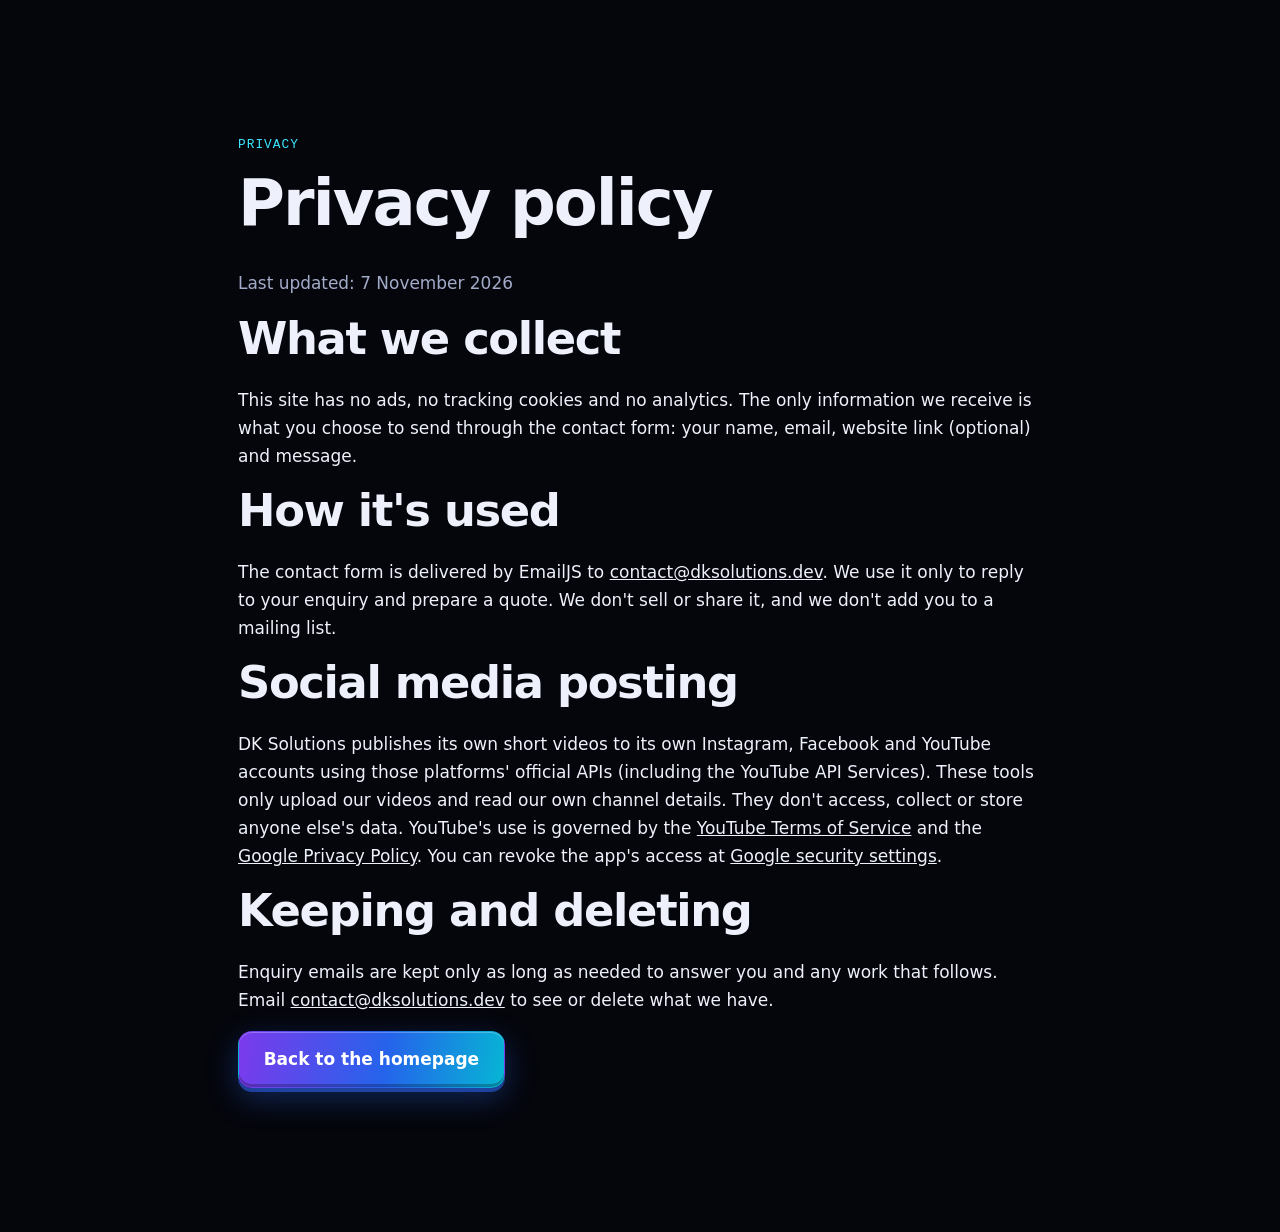
<file: privacy.html>
<!doctype html>
<html lang="en">
<head>
<meta charset="utf-8">
<meta name="viewport" content="width=device-width, initial-scale=1">
<title>Privacy policy | DK Solutions</title>
<meta name="description" content="How DK Solutions handles the information you send through dksolutions.dev and our social accounts.">
<link rel="icon" type="image/svg+xml" href="/assets/img/favicon.svg">
<link rel="stylesheet" href="/assets/css/style.css?v=2">
</head>
<body>
<main class="section"><div class="wrap narrow">
<p class="eyebrow">Privacy</p>
<h1>Privacy policy</h1>
<p class="sub">Last updated: 7 November 2026</p>

<h2>What we collect</h2>
<p>This site has no ads, no tracking cookies and no analytics. The only information we receive is what you choose to send through the contact form: your name, email, website link (optional) and message.</p>

<h2>How it's used</h2>
<p>The contact form is delivered by EmailJS to <a href="mailto:contact@dksolutions.dev">contact@dksolutions.dev</a>. We use it only to reply to your enquiry and prepare a quote. We don't sell or share it, and we don't add you to a mailing list.</p>

<h2>Social media posting</h2>
<p>DK Solutions publishes its own short videos to its own Instagram, Facebook and YouTube accounts using those platforms' official APIs (including the YouTube API Services). These tools only upload our videos and read our own channel details. They don't access, collect or store anyone else's data. YouTube's use is governed by the <a href="https://www.youtube.com/t/terms">YouTube Terms of Service</a> and the <a href="https://policies.google.com/privacy">Google Privacy Policy</a>. You can revoke the app's access at <a href="https://myaccount.google.com/permissions">Google security settings</a>.</p>

<h2>Keeping and deleting</h2>
<p>Enquiry emails are kept only as long as needed to answer you and any work that follows. Email <a href="mailto:contact@dksolutions.dev">contact@dksolutions.dev</a> to see or delete what we have.</p>

<p><a class="btn" href="/">Back to the homepage</a></p>
</div></main>
</body>
</html>
</file>
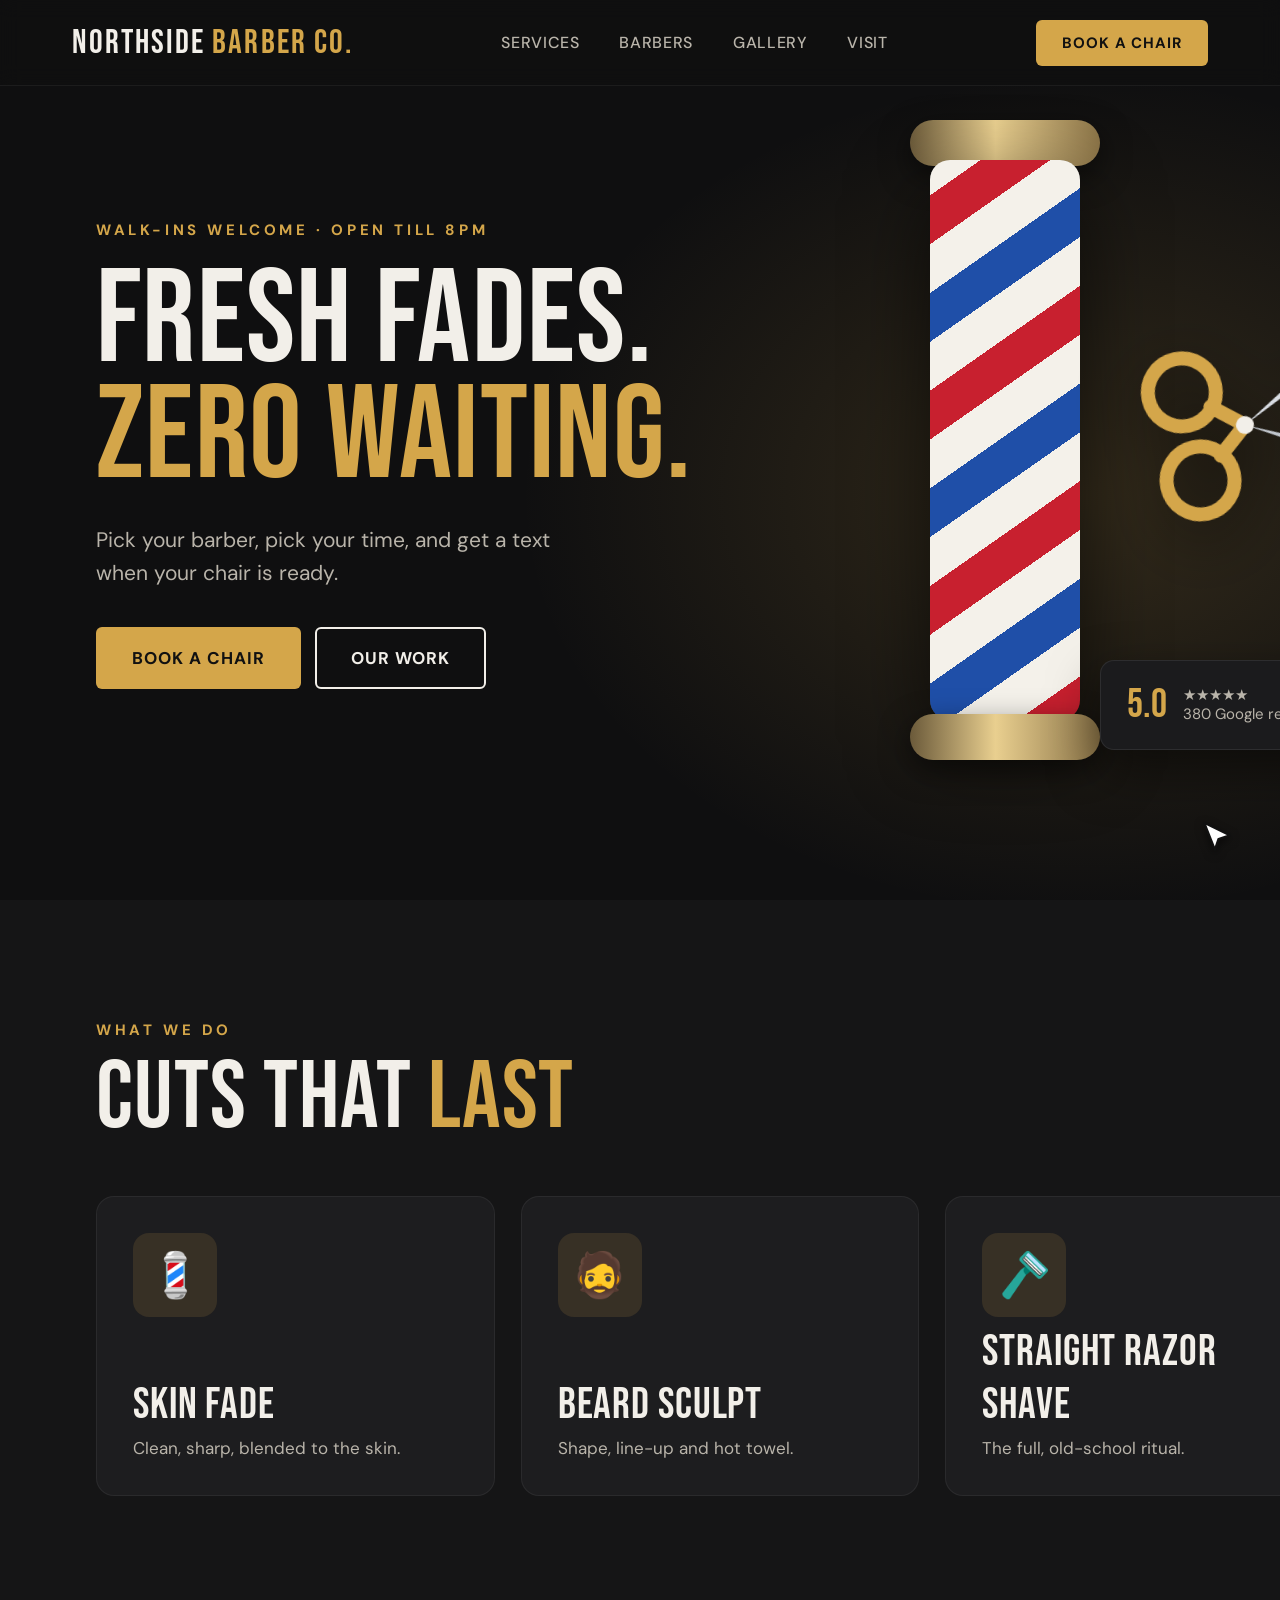
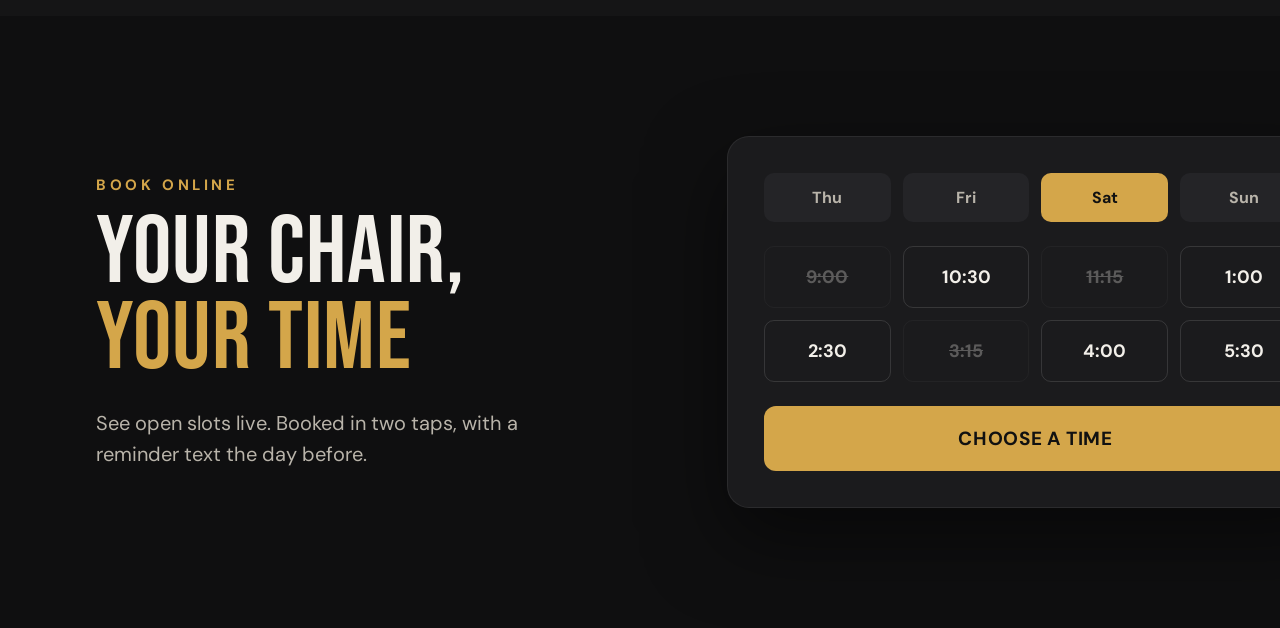
<file: social/concepts/barber.html>
<!doctype html>
<html><head><meta charset="utf-8"><title>Northside Barber Co. concept</title>
<!-- Fictional barbershop website concept by DK Solutions, for reels. Driven by window.update(t). -->
<style>
@font-face{font-family:Bebas;src:url(fonts/bebas-neue-latin-400-normal.woff2)}
@font-face{font-family:DM;src:url(fonts/dm-sans-latin-400-normal.woff2);font-weight:400}
@font-face{font-family:DM;src:url(fonts/dm-sans-latin-500-normal.woff2);font-weight:500}
@font-face{font-family:DM;src:url(fonts/dm-sans-latin-700-normal.woff2);font-weight:700}
*{box-sizing:border-box;margin:0}
html,body{width:1440px;overflow:hidden;background:#0f0f10}
body{font-family:DM,sans-serif;color:#f2efe9}
#page{position:relative;width:1440px}
nav{position:fixed;top:0;left:0;right:0;height:86px;display:flex;align-items:center;justify-content:space-between;padding:0 72px;z-index:20;background:rgba(15,15,16,.8);backdrop-filter:blur(10px);border-bottom:1px solid rgba(255,255,255,.06)}
.logo{font:400 34px Bebas,sans-serif;letter-spacing:.06em}.logo span{color:#d4a64a}
nav ul{display:flex;gap:40px;list-style:none;padding:0;font-size:16px;font-weight:500;color:#b9b4aa;letter-spacing:.04em;text-transform:uppercase}
nav .cta{padding:13px 26px;border-radius:6px;background:#d4a64a;color:#111;font-weight:700;font-size:15px;letter-spacing:.06em;text-transform:uppercase}
.hero{height:900px;position:relative;overflow:hidden;background:radial-gradient(800px 600px at 75% 55%,rgba(212,166,74,.18),transparent 70%),#0f0f10}
.hero .copy{position:absolute;left:96px;top:220px;width:640px;z-index:5}
.kick{font-size:15px;font-weight:700;letter-spacing:.24em;text-transform:uppercase;color:#d4a64a}
.hero h1{font:400 132px/0.88 Bebas,sans-serif;letter-spacing:.01em;margin:24px 0 28px}
.hero h1 span{color:#d4a64a}
.hero p{font-size:21px;line-height:1.55;color:#b9b4aa;max-width:500px}
.btns{display:flex;gap:14px;margin-top:38px}
.b1{padding:20px 36px;border-radius:6px;background:#d4a64a;color:#111;font-weight:700;font-size:17px;letter-spacing:.06em;text-transform:uppercase}
.b2{padding:18px 34px;border-radius:6px;border:2px solid #f2efe9;font-weight:700;font-size:17px;letter-spacing:.06em;text-transform:uppercase}
#pole{position:absolute;left:930px;top:120px;width:150px;height:640px;z-index:4}
.pole-cap{position:absolute;left:-20px;right:-20px;height:46px;border-radius:24px;background:linear-gradient(90deg,#6b5a3a,#e9cf8f 45%,#8a7347);box-shadow:0 10px 30px rgba(0,0,0,.5)}
.pole-glass{position:absolute;top:40px;bottom:40px;left:0;right:0;border-radius:20px;overflow:hidden;box-shadow:inset -20px 0 40px rgba(0,0,0,.45),inset 18px 0 30px rgba(255,255,255,.25),0 30px 80px rgba(0,0,0,.6)}
#stripes{position:absolute;left:0;right:0;top:-400px;height:1600px;background:repeating-linear-gradient(-35deg,#f4f1ea 0 40px,#c8202f 40px 80px,#f4f1ea 80px 120px,#1f4fa8 120px 160px)}
#sc{position:absolute;left:1120px;top:300px;width:250px;height:250px;z-index:5;filter:drop-shadow(0 20px 30px rgba(0,0,0,.6))}
.badge{position:absolute;left:1100px;top:650px;z-index:6;padding:20px 26px;border-radius:14px;background:#1b1b1d;border:1px solid rgba(255,255,255,.08);display:flex;gap:16px;align-items:center;box-shadow:0 20px 50px rgba(0,0,0,.5)}
.badge b{font:400 40px Bebas,sans-serif;color:#d4a64a}.badge span{font-size:15px;color:#b9b4aa;line-height:1.3}
.svc{padding:120px 96px;background:#151516}
h2{font:400 96px/0.9 Bebas,sans-serif;letter-spacing:.01em}
h2 span{color:#d4a64a}
.list{margin-top:54px;display:grid;grid-template-columns:repeat(3,1fr);gap:26px}
.item{padding:36px;border-radius:18px;background:#1d1d1f;border:1px solid rgba(255,255,255,.06);height:300px;display:flex;flex-direction:column;justify-content:space-between}
.item .ic{width:84px;height:84px;border-radius:16px;background:rgba(212,166,74,.14);display:grid;place-items:center;font-size:44px}
.item h3{font:400 44px Bebas,sans-serif;letter-spacing:.02em}
.item p{color:#b9b4aa;font-size:17px;margin-top:6px}
.book{padding:120px 96px;display:grid;grid-template-columns:1fr 1.1fr;gap:70px;align-items:center}
.cal{border-radius:22px;background:#1b1b1d;border:1px solid rgba(255,255,255,.07);padding:36px;box-shadow:0 30px 80px rgba(0,0,0,.5)}
.cal .days{display:flex;gap:12px;margin-bottom:24px}
.cal .d{flex:1;text-align:center;padding:14px 0;border-radius:10px;background:#242427;font-weight:700;color:#b9b4aa}
.cal .d.on{background:#d4a64a;color:#111}
.slots{display:grid;grid-template-columns:repeat(4,1fr);gap:12px}
.slot{padding:18px 0;text-align:center;border-radius:10px;border:1px solid rgba(255,255,255,.12);font-weight:700;font-size:18px}
.slot.off{opacity:.3;text-decoration:line-through}
#confirm{margin-top:24px;padding:20px;border-radius:12px;background:#d4a64a;color:#111;text-align:center;font-weight:700;font-size:19px;letter-spacing:.04em;text-transform:uppercase}
#cursor{position:fixed;left:0;top:0;width:34px;height:34px;z-index:50;filter:drop-shadow(0 3px 4px rgba(0,0,0,.5))}
#ripple{position:fixed;width:80px;height:80px;margin:-40px 0 0 -40px;border-radius:50%;border:3px solid #d4a64a;z-index:49;opacity:0}
</style></head><body>
<nav><div class="logo">Northside <span>Barber Co.</span></div><ul><li>Services</li><li>Barbers</li><li>Gallery</li><li>Visit</li></ul><div class="cta">Book a chair</div></nav>
<div id="page">
<section class="hero">
  <div class="copy"><div class="kick">Walk-ins welcome · Open till 8pm</div>
    <h1>Fresh fades.<br><span>Zero waiting.</span></h1>
    <p>Pick your barber, pick your time, and get a text when your chair is ready.</p>
    <div class="btns"><div class="b1">Book a chair</div><div class="b2">Our work</div></div></div>
  <div id="pole"><div class="pole-cap" style="top:0"></div><div class="pole-glass"><div id="stripes"></div></div><div class="pole-cap" style="bottom:0"></div></div>
  <svg id="sc" viewBox="0 0 250 250">
    <g id="bladeA"><path d="M125 125 L235 60 L240 72 Z" fill="#d9dde3"/><circle cx="70" cy="170" r="34" fill="none" stroke="#d4a64a" stroke-width="14"/><path d="M95 150 L125 125" stroke="#d4a64a" stroke-width="14" stroke-linecap="round"/></g>
    <g id="bladeB"><path d="M125 125 L235 190 L240 178 Z" fill="#c3c8cf"/><circle cx="70" cy="80" r="34" fill="none" stroke="#d4a64a" stroke-width="14"/><path d="M95 100 L125 125" stroke="#d4a64a" stroke-width="14" stroke-linecap="round"/></g>
    <circle cx="125" cy="125" r="9" fill="#f2efe9"/>
  </svg>
  <div class="badge"><b>5.0</b><span>★★★★★<br>380 Google reviews</span></div>
</section>
<section class="svc"><div class="kick">What we do</div><h2 style="margin-top:16px">Cuts that <span>last</span></h2>
  <div class="list">
    <div class="item"><div class="ic">💈</div><div><h3>Skin fade</h3><p>Clean, sharp, blended to the skin.</p></div></div>
    <div class="item"><div class="ic">🧔</div><div><h3>Beard sculpt</h3><p>Shape, line-up and hot towel.</p></div></div>
    <div class="item"><div class="ic">🪒</div><div><h3>Straight razor shave</h3><p>The full, old-school ritual.</p></div></div>
  </div></section>
<section class="book"><div><div class="kick">Book online</div><h2 style="margin-top:16px">Your chair,<br><span>your time</span></h2><p style="margin-top:24px;font-size:20px;color:#b9b4aa;line-height:1.55;max-width:460px">See open slots live. Booked in two taps, with a reminder text the day before.</p></div>
  <div class="cal"><div class="days"><div class="d">Thu</div><div class="d">Fri</div><div class="d on">Sat</div><div class="d">Sun</div></div>
    <div class="slots"><div class="slot off">9:00</div><div class="slot">10:30</div><div class="slot off">11:15</div><div class="slot" id="pick">1:00</div><div class="slot">2:30</div><div class="slot off">3:15</div><div class="slot">4:00</div><div class="slot">5:30</div></div>
    <div id="confirm">Choose a time</div></div></section>
</div>
<div id="ripple"></div>
<svg id="cursor" viewBox="0 0 24 24"><path d="M3 2l7.5 19 2.6-7.6L21 10.8z" fill="#fff" stroke="#111" stroke-width="1.6" stroke-linejoin="round"/></svg>
<script>
const ease = (x) => x < 0 ? 0 : x > 1 ? 1 : x < .5 ? 4 * x * x * x : 1 - Math.pow(-2 * x + 2, 3) / 2;
const lerp = (a, b, k) => a + (b - a) * k;
function track(tbl, t){for(let i=0;i<tbl.length-1;i++){const [t0,...a]=tbl[i],[t1,...b]=tbl[i+1];if(t<=t1){const k=ease((t-t0)/(t1-t0));return a.map((v,j)=>lerp(v,b[j],k));}}return tbl[tbl.length-1].slice(1);}
const SCROLL = [[0,0],[2.5,0],[5,900],[7.5,900],[10,1580],[15,1580]];
const CURSOR = [[0,1200,820],[2.1,1180,560],[2.5,1180,560],[5,700,620],[7.5,760,640],[9.4,1120,520],[10.3,1236,290],[12,1236,290],[12.6,1300,420],[15,1310,430]];
const CLICK = 10.625;
window.update = (t) => {
  const [y] = track(SCROLL, t);
  document.getElementById('page').style.transform = `translateY(${-y}px)`;
  document.getElementById('stripes').style.transform = `translateY(${(t * 90) % 160}px)`;
  document.getElementById('pole').style.transform = `translateY(${y * 0.2}px)`;
  const snip = Math.abs(Math.sin(t * 3.2)) * 16;
  document.getElementById('bladeA').setAttribute('transform', `rotate(${-snip} 125 125)`);
  document.getElementById('bladeB').setAttribute('transform', `rotate(${snip} 125 125)`);
  document.getElementById('sc').style.transform = `translateY(${Math.sin(t * 1.3) * 14 - y * 0.45}px) rotate(${-12 + Math.sin(t) * 4}deg)`;
  document.querySelector('.badge').style.transform = `translateY(${Math.cos(t * 1.1) * 10 - y * 0.6}px)`;
  const [cx, cy] = track(CURSOR, t);
  document.getElementById('cursor').style.transform = `translate(${cx}px,${cy}px)`;
  // Click on the 1:00 slot, then confirm
  const pick = document.getElementById('pick'), conf = document.getElementById('confirm'), rip = document.getElementById('ripple');
  const clicked = t >= CLICK;
  pick.style.background = clicked ? '#d4a64a' : ''; pick.style.color = clicked ? '#111' : ''; pick.style.borderColor = clicked ? '#d4a64a' : '';
  conf.textContent = t >= CLICK + 0.6 ? 'Booked ✓ Sat 1:00 PM' : clicked ? 'Confirm 1:00 PM' : 'Choose a time';
  conf.style.background = t >= CLICK + 0.6 ? '#3ecf8e' : '#d4a64a';
  const rk = (t - CLICK) / 0.6;
  rip.style.opacity = rk > 0 && rk < 1 ? String(1 - rk) : '0';
  rip.style.transform = `translate(${cx + 10}px,${cy + 10}px) scale(${0.3 + Math.max(0, rk) * 1.2})`;
  rip.style.left = '0px'; rip.style.top = '0px';
};
update(0);
</script></body></html>
</file>
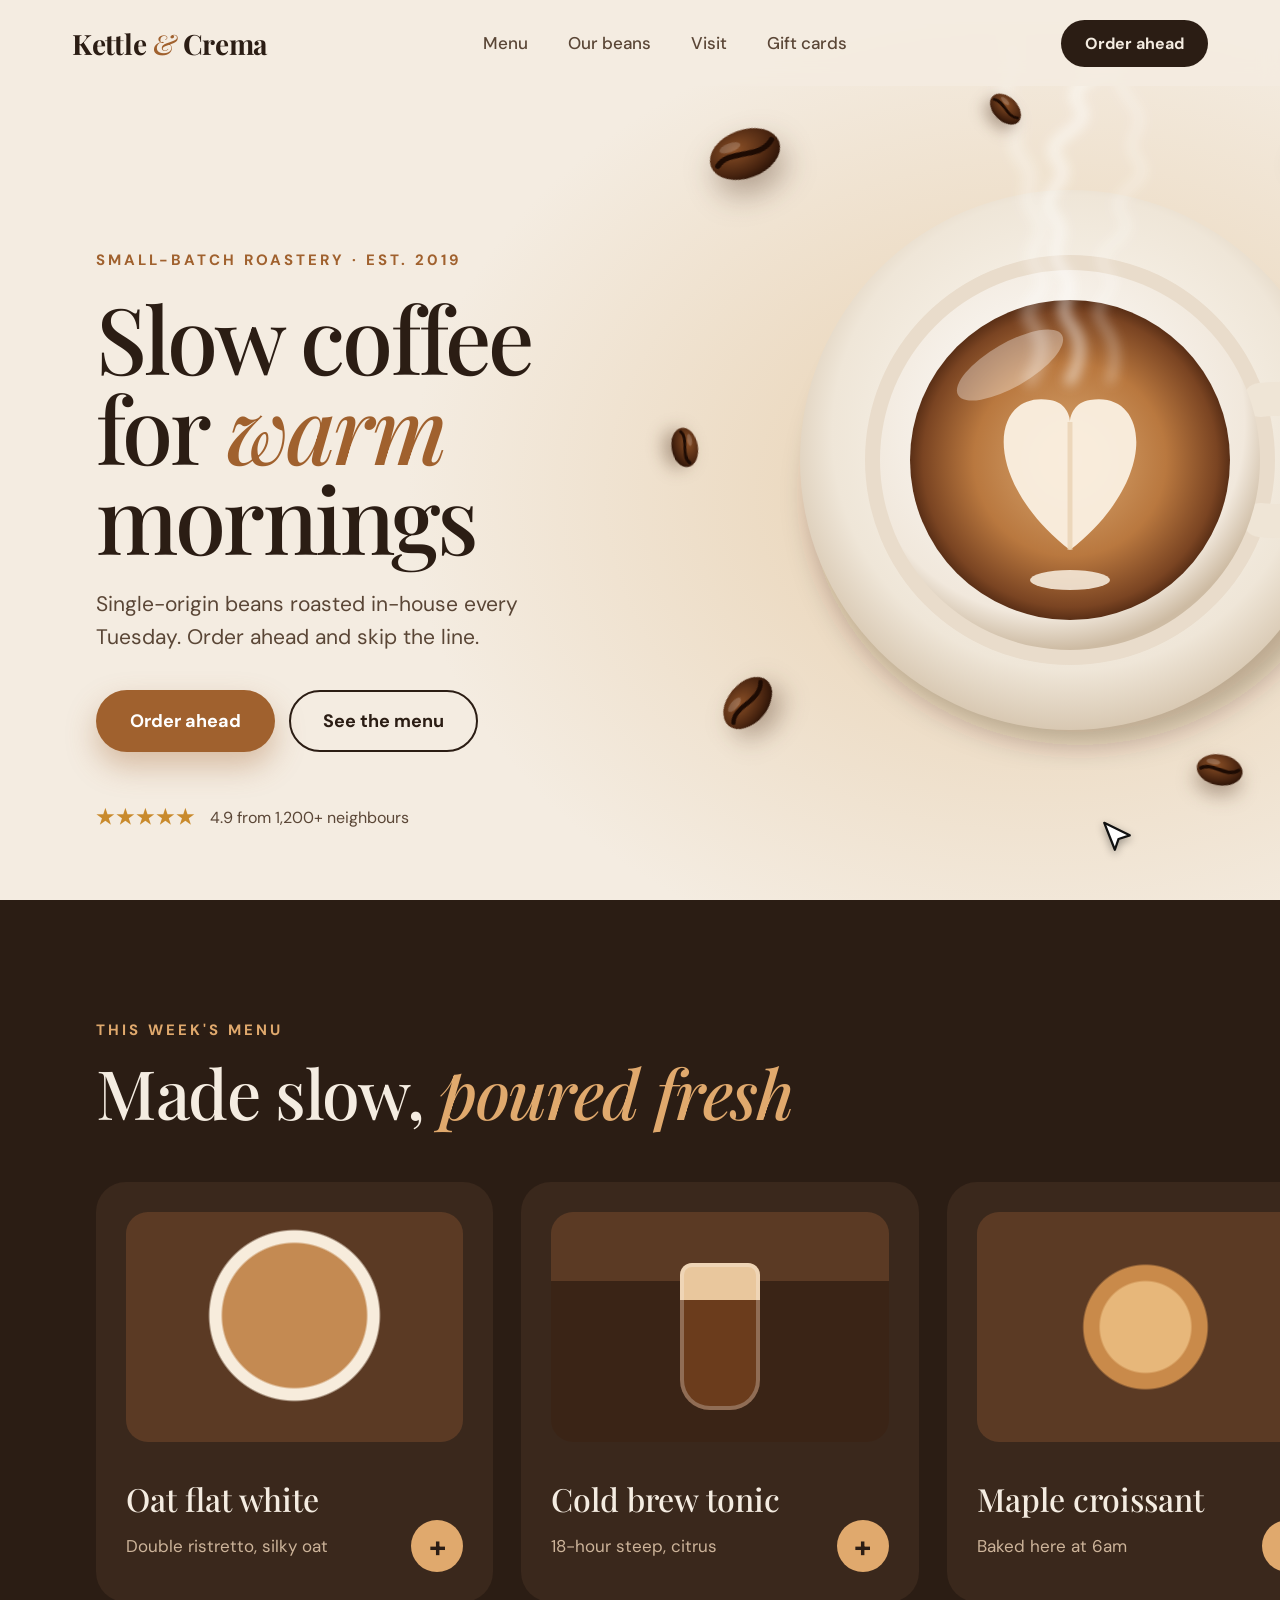
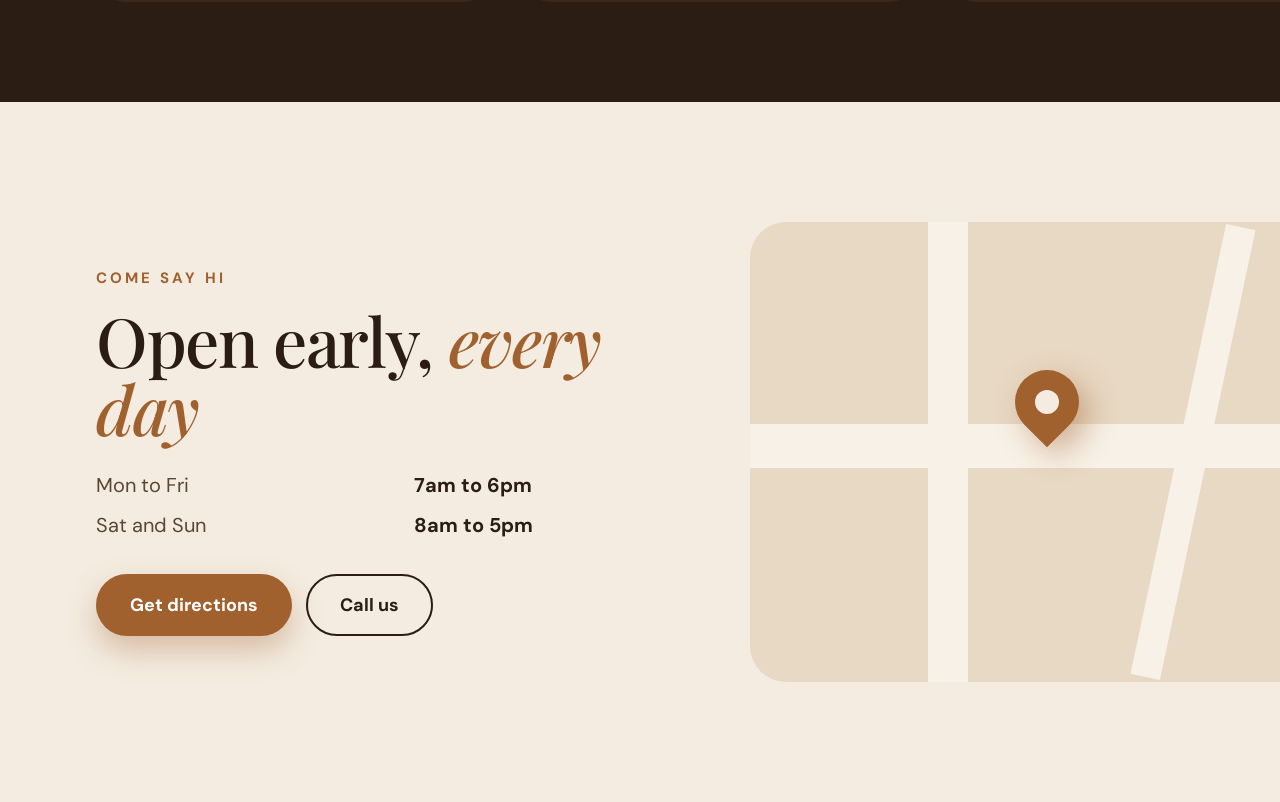
<file: social/concepts/cafe.html>
<!doctype html>
<html><head><meta charset="utf-8"><title>Kettle &amp; Crema concept</title>
<!-- Fictional café website concept by DK Solutions, for reels. Driven by window.update(t) so every frame is deterministic. -->
<style>
@font-face{font-family:Playfair;src:url(fonts/playfair-display-latin-500-normal.woff2);font-weight:500}
@font-face{font-family:Playfair;src:url(fonts/playfair-display-latin-700-normal.woff2);font-weight:700}
@font-face{font-family:Playfair;src:url(fonts/playfair-display-latin-500-italic.woff2);font-weight:500;font-style:italic}
@font-face{font-family:DM;src:url(fonts/dm-sans-latin-400-normal.woff2);font-weight:400}
@font-face{font-family:DM;src:url(fonts/dm-sans-latin-500-normal.woff2);font-weight:500}
@font-face{font-family:DM;src:url(fonts/dm-sans-latin-700-normal.woff2);font-weight:700}
*{box-sizing:border-box;margin:0}
html,body{width:1440px;overflow:hidden;background:#f4ece1}
body{font-family:DM,sans-serif;color:#2b1d14}
#page{position:relative;width:1440px;will-change:transform}
nav{position:fixed;top:0;left:0;right:0;height:86px;display:flex;align-items:center;justify-content:space-between;padding:0 72px;z-index:20;background:rgba(244,236,225,.82);backdrop-filter:blur(10px)}
.logo{font:700 28px Playfair,serif;letter-spacing:-.01em}.logo i{font-style:italic;font-weight:500;color:#a0612e}
nav ul{display:flex;gap:40px;list-style:none;padding:0;font-size:17px;font-weight:500;color:#5a4636}
nav .cta{padding:13px 24px;border-radius:999px;background:#2b1d14;color:#f4ece1;font-weight:700;font-size:16px}
section{position:relative}
.hero{height:900px;overflow:hidden;background:radial-gradient(900px 700px at 72% 55%,#e7cfae 0%,rgba(231,207,174,0) 70%),#f4ece1}
.hero .copy{position:absolute;left:96px;top:250px;width:560px;z-index:5}
.kick{font-size:15px;font-weight:700;letter-spacing:.2em;text-transform:uppercase;color:#a0612e}
.hero h1{font:500 92px/0.98 Playfair,serif;letter-spacing:-.03em;margin:22px 0 26px}
.hero h1 i{color:#a0612e}
.hero p{font-size:21px;line-height:1.55;color:#5a4636;max-width:470px}
.btns{display:flex;gap:14px;margin-top:36px}
.b1{padding:19px 34px;border-radius:999px;background:#a0612e;color:#fff;font-weight:700;font-size:18px;box-shadow:0 14px 30px rgba(160,97,46,.35)}
.b2{padding:17px 32px;border-radius:999px;border:2px solid #2b1d14;font-weight:700;font-size:18px}
#cupWrap{position:absolute;left:760px;top:150px;width:620px;height:620px;z-index:4}
.bean{position:absolute;width:70px;height:48px;z-index:6;filter:drop-shadow(0 14px 14px rgba(60,30,10,.35))}
.steam{position:absolute;left:880px;top:40px;width:380px;height:360px;z-index:5;opacity:.9}
.stars{position:absolute;left:96px;bottom:70px;display:flex;gap:14px;align-items:center;font-size:16px;color:#5a4636}
.stars b{color:#c98a2b;font-size:20px;letter-spacing:2px}
.menu{padding:120px 96px 100px;background:#2b1d14;color:#f4ece1}
.menu h2,.visit h2{font:500 68px/1 Playfair,serif;letter-spacing:-.02em}
.menu h2 i{color:#e0a96d}
.cards{display:grid;grid-template-columns:repeat(3,1fr);gap:28px;margin-top:56px}
.card{border-radius:30px;background:#3a281c;padding:30px;height:420px;display:flex;flex-direction:column;justify-content:space-between;transition:none}
.card .ill{height:230px;border-radius:22px;display:grid;place-items:center}
.card h3{font:500 32px Playfair,serif}
.card .row{display:flex;justify-content:space-between;align-items:center;color:#cdb49a;font-size:17px}
.card .add{width:52px;height:52px;border-radius:50%;background:#e0a96d;color:#2b1d14;display:grid;place-items:center;font-size:30px;font-weight:700}
.visit{padding:120px 96px;display:grid;grid-template-columns:1fr 1fr;gap:60px;align-items:center}
.hours{margin-top:30px;display:grid;grid-template-columns:auto auto;gap:14px 50px;font-size:20px;color:#5a4636}
.hours b{color:#2b1d14}
.mapbox{height:460px;border-radius:36px;background:#e8d9c4;position:relative;overflow:hidden}
.mapbox .road{position:absolute;background:#f8f1e7}
.pin{position:absolute;left:50%;top:46%;width:64px;height:64px;margin:-64px 0 0 -32px;border-radius:50% 50% 50% 0;transform:rotate(-45deg);background:#a0612e;box-shadow:0 14px 30px rgba(160,97,46,.45)}
.pin:after{content:"";position:absolute;inset:20px;border-radius:50%;background:#f4ece1}
#cursor{position:fixed;left:0;top:0;width:34px;height:34px;z-index:50;pointer-events:none;filter:drop-shadow(0 3px 4px rgba(0,0,0,.35))}
</style></head><body>
<nav><div class="logo">Kettle <i>&amp;</i> Crema</div><ul><li>Menu</li><li>Our beans</li><li>Visit</li><li>Gift cards</li></ul><div class="cta">Order ahead</div></nav>
<div id="page">
<section class="hero">
  <div class="copy">
    <div class="kick">Small-batch roastery · Est. 2019</div>
    <h1>Slow coffee for <i>warm</i> mornings</h1>
    <p>Single-origin beans roasted in-house every Tuesday. Order ahead and skip the line.</p>
    <div class="btns"><div class="b1">Order ahead</div><div class="b2">See the menu</div></div>
  </div>
  <svg class="steam" id="steam" viewBox="0 0 380 360"></svg>
  <svg id="cupWrap" viewBox="0 0 620 620">
    <defs>
      <radialGradient id="saucer" cx="50%" cy="45%" r="55%"><stop offset="0" stop-color="#fffdf8"/><stop offset=".8" stop-color="#efe6d8"/><stop offset="1" stop-color="#d8c8b2"/></radialGradient>
      <radialGradient id="cupg" cx="45%" cy="40%" r="60%"><stop offset="0" stop-color="#ffffff"/><stop offset=".85" stop-color="#f1e8dc"/><stop offset="1" stop-color="#cdbba3"/></radialGradient>
      <radialGradient id="crema" cx="50%" cy="50%" r="50%"><stop offset="0" stop-color="#d9a873"/><stop offset=".6" stop-color="#b9783f"/><stop offset=".92" stop-color="#7a4422"/><stop offset="1" stop-color="#5a2f16"/></radialGradient>
      <filter id="soft"><feGaussianBlur stdDeviation="14"/></filter>
    </defs>
    <ellipse cx="320" cy="345" rx="270" ry="250" fill="rgba(60,30,10,.28)" filter="url(#soft)"/>
    <circle cx="310" cy="310" r="270" fill="url(#saucer)"/>
    <circle cx="310" cy="310" r="205" fill="#e9dccb"/>
    <path d="M500 250 q95 -10 95 60 q0 70 -95 60" fill="none" stroke="#efe5d6" stroke-width="34" stroke-linecap="round"/>
    <circle cx="310" cy="310" r="190" fill="url(#cupg)"/>
    <g id="latte">
      <circle cx="310" cy="310" r="160" fill="url(#crema)"/>
      <path id="art" d="M310 400 C220 330 230 240 290 250 C305 252 310 265 310 272 C310 265 315 252 330 250 C390 240 400 330 310 400Z" fill="#fbf1e2" opacity=".95"/>
      <path d="M310 272 L310 400" stroke="#e8cfae" stroke-width="5" opacity=".7"/>
      <ellipse cx="310" cy="430" rx="40" ry="10" fill="#fbf1e2" opacity=".85"/>
    </g>
    <ellipse cx="250" cy="215" rx="60" ry="22" fill="#fff" opacity=".35" transform="rotate(-30 250 215)"/>
  </svg>
  <div id="beans"></div>
  <div class="stars"><b>★★★★★</b> 4.9 from 1,200+ neighbours</div>
</section>
<section class="menu">
  <div class="kick" style="color:#e0a96d">This week's menu</div>
  <h2 style="margin-top:18px">Made slow, <i>poured fresh</i></h2>
  <div class="cards">
    <div class="card" id="c1"><div class="ill" style="background:radial-gradient(circle at 50% 45%,#c48a52 0 34%,#f7ecdc 35% 40%,#5b3a24 41%)"></div><div><h3>Oat flat white</h3><div class="row"><span>Double ristretto, silky oat</span><span class="add">+</span></div></div></div>
    <div class="card" id="c2"><div class="ill" style="background:linear-gradient(180deg,#5b3a24 0 30%,#3a2416 30% 100%);position:relative"><div style="position:absolute;left:38%;top:22%;width:24%;height:64%;border-radius:12px 12px 30px 30px;background:linear-gradient(#e9c79d 0 25%,#6b3c1c 25%);box-shadow:inset 0 0 0 4px rgba(255,255,255,.25)"></div></div><div><h3>Cold brew tonic</h3><div class="row"><span>18-hour steep, citrus</span><span class="add">+</span></div></div></div>
    <div class="card" id="c3"><div class="ill" style="background:radial-gradient(circle at 50% 50%,#e7b77a 0 22%,#c98a4a 23% 30%,#5b3a24 31%)"></div><div><h3>Maple croissant</h3><div class="row"><span>Baked here at 6am</span><span class="add">+</span></div></div></div>
  </div>
</section>
<section class="visit">
  <div><div class="kick">Come say hi</div><h2 style="margin-top:18px">Open early, <i style="color:#a0612e">every day</i></h2>
    <div class="hours"><span>Mon to Fri</span><b>7am to 6pm</b><span>Sat and Sun</span><b>8am to 5pm</b></div>
    <div class="btns"><div class="b1">Get directions</div><div class="b2">Call us</div></div></div>
  <div class="mapbox"><div class="road" style="left:0;right:0;top:44%;height:44px"></div><div class="road" style="top:0;bottom:0;left:30%;width:40px"></div><div class="road" style="top:0;bottom:0;left:72%;width:30px;transform:rotate(12deg)"></div><div class="pin"></div></div>
</section>
</div>
<svg id="cursor" viewBox="0 0 24 24"><path d="M3 2l7.5 19 2.6-7.6L21 10.8z" fill="#fff" stroke="#111" stroke-width="1.6" stroke-linejoin="round"/></svg>
<script>
const ease = (x) => x < 0 ? 0 : x > 1 ? 1 : x < .5 ? 4 * x * x * x : 1 - Math.pow(-2 * x + 2, 3) / 2;
const lerp = (a, b, k) => a + (b - a) * k;
// Beans: fixed seeds so frames are repeatable
const beansEl = document.getElementById('beans');
const beanSVG = '<svg viewBox="0 0 70 48"><defs><radialGradient id="bg" cx="40%" cy="35%" r="70%"><stop offset="0" stop-color="#8a4f26"/><stop offset=".7" stop-color="#4a2510"/><stop offset="1" stop-color="#2a1206"/></radialGradient></defs><ellipse cx="35" cy="24" rx="33" ry="22" fill="url(#bg)"/><path d="M8 26 C22 14 46 34 62 20" stroke="#1d0b03" stroke-width="5" fill="none" stroke-linecap="round"/><ellipse cx="24" cy="14" rx="10" ry="4" fill="#fff" opacity=".18"/></svg>';
const beans = [[700,130,1.1,-20],[1290,120,.8,30],[1350,600,1.2,60],[720,690,.9,-50],[1180,760,.7,10],[640,420,.6,80],[1380,360,.65,-30],[980,80,.55,45]].map(([x,y,s,r],i)=>{const e=document.createElement('div');e.className='bean';e.innerHTML=beanSVG;beansEl.appendChild(e);return {e,x,y,s,r,ph:i*1.3};});
// Steam wisps
const steam = document.getElementById('steam');
const wisps = [0,1,2].map((i)=>{const p=document.createElementNS('http://www.w3.org/2000/svg','path');p.setAttribute('fill','none');p.setAttribute('stroke','rgba(255,255,255,.75)');p.setAttribute('stroke-width',String(14-i*3));p.setAttribute('stroke-linecap','round');p.style.filter='blur(6px)';steam.appendChild(p);return p;});
const cursor = document.getElementById('cursor'), page = document.getElementById('page');
const latte = document.getElementById('latte');
// Timeline (seconds): idle on hero, scroll to menu, hover a card, scroll to visit.
const SCROLL = [[0,0],[2.5,0],[5,980],[7.5,980],[10,1800],[15,1800]];
const CURSOR = [[0,1100,820],[2.1,980,560],[2.5,980,560],[5,760,520],[6,760,560],[7.5,760,560],[10,1050,700],[15,1080,720]];
function track(tbl, t){for(let i=0;i<tbl.length-1;i++){const [t0,...a]=tbl[i],[t1,...b]=tbl[i+1];if(t<=t1){const k=ease((t-t0)/(t1-t0));return a.map((v,j)=>lerp(v,b[j],k));}}return tbl[tbl.length-1].slice(1);}
window.update = (t) => {
  const [y] = track(SCROLL, t);
  page.style.transform = `translateY(${-y}px)`;
  // Parallax: cup slower, beans faster, gentle float
  document.getElementById('cupWrap').style.transform = `translateY(${y*0.25}px) rotate(${t*6}deg)`;
  latte.setAttribute('transform', `rotate(${Math.sin(t*0.6)*6} 310 310)`);
  beans.forEach((b)=>{const fy=Math.sin(t*1.1+b.ph)*16, fx=Math.cos(t*.8+b.ph)*10;b.e.style.transform=`translate(${b.x+fx}px,${b.y+fy-y*(0.35+b.s*0.5)}px) rotate(${b.r+t*20*b.s}deg) scale(${b.s})`;});
  wisps.forEach((p,i)=>{const o=t*1.4+i*2.1,amp=26+i*8;let d=`M${150+i*40} 340`;for(let k=1;k<=6;k++){const yy=340-k*55,xx=150+i*40+Math.sin(o+k*0.9)*amp*(k/6);d+=` S${xx+20} ${yy+25} ${xx} ${yy}`;}p.setAttribute('d',d);p.style.opacity=String(0.45+0.35*Math.sin(o*0.7));});
  steam.style.transform = `translateY(${y*0.25}px)`;
  const [cx, cy] = track(CURSOR, t);
  cursor.style.transform = `translate(${cx}px,${cy}px)`;
  // Card hover lift when cursor is over the first card
  const hov = t > 5.9 && t < 8.6 ? ease(Math.min(1,(t-5.9)/0.5)) * (t>8.1?1-ease((t-8.1)/0.5):1) : 0;
  const c1 = document.getElementById('c1');
  c1.style.transform = `translateY(${-14*hov}px)`; c1.style.boxShadow = `0 ${30*hov}px ${60*hov}px rgba(0,0,0,${.45*hov})`; c1.style.background = hov ? `rgba(${58+40*hov},${40+20*hov},${28+8*hov},1)` : '';
};
update(0);
</script></body></html>
</file>
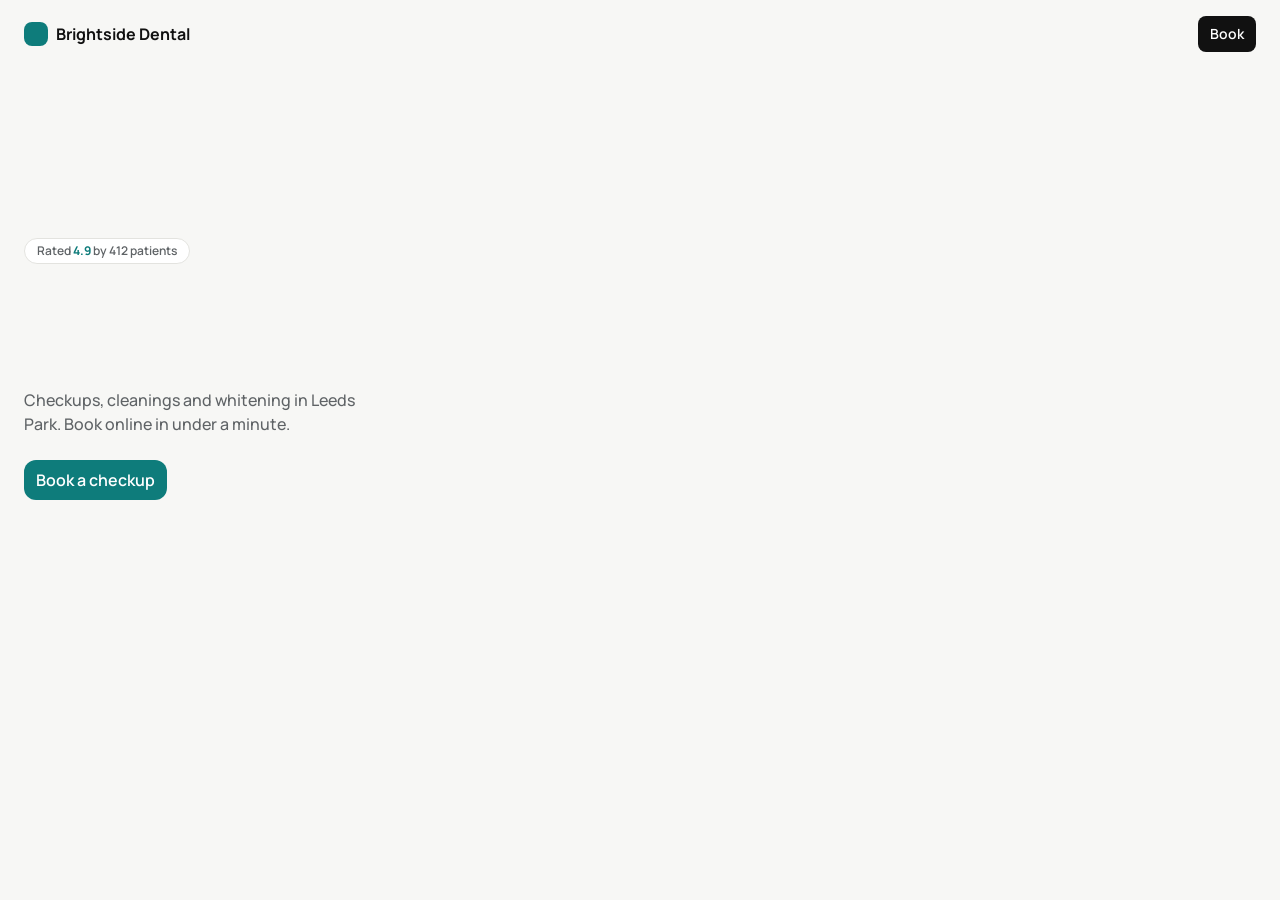
<file: social/concepts/dental.html>
<!doctype html>
<html lang="en"><head><meta charset="utf-8">
<meta name="viewport" content="width=device-width,initial-scale=1,viewport-fit=cover">
<title>Brightside Dental (concept)</title>
<meta name="robots" content="noindex">
<!-- Concept example by DK Solutions: a made-up clinic. Mobile first, built to
     the landing-page-design rules (one typeface, flat backgrounds, gradient
     hero text, word-by-word tagline reveal). Auto-plays in a 15 s loop on a
     real phone (tap to restart); window.update(t) drives video renders. -->
<style>
@font-face{font-family:Manrope;src:url(fonts/manrope-latin-500-normal.woff2);font-weight:500}
@font-face{font-family:Manrope;src:url(fonts/manrope-latin-600-normal.woff2);font-weight:600}
@font-face{font-family:Manrope;src:url(fonts/manrope-latin-700-normal.woff2);font-weight:700}
:root{--bg:#F7F7F5;--ink:#111111;--mute:#5F6366;--teal:#0E7C7B;--teal2:#D7EFEE;--line:#E3E3DF;--soft:#B6B7B4}
*{box-sizing:border-box;margin:0}
html,body{height:100%;overflow:hidden;background:var(--bg)}
body{font-family:Manrope,sans-serif;color:var(--ink);-webkit-tap-highlight-color:transparent}
#vp{position:fixed;inset:0;overflow:hidden;background:var(--bg)}
#page{position:absolute;left:0;right:0;top:0;will-change:transform}
section{position:relative;min-height:100vh;padding:24px;display:flex;flex-direction:column;justify-content:center;overflow:hidden}
nav{position:absolute;top:16px;left:24px;right:24px;display:flex;align-items:center;justify-content:space-between}
.logo{display:flex;align-items:center;gap:8px;font:700 16px/24px Manrope}
.logo i{width:24px;height:24px;border-radius:8px;background:var(--teal);display:inline-block}
.btn-sm{font:600 14px/20px Manrope;padding:8px 12px;border-radius:8px;background:var(--ink);color:#fff}
.chip{align-self:flex-start;font:600 12px/16px Manrope;padding:4px 12px;border-radius:9999px;background:#fff;border:1px solid var(--line);color:var(--mute)}
.chip b{color:var(--teal)}
h1{font:600 48px/48px Manrope;letter-spacing:-.02em;margin:16px 0 12px;background:linear-gradient(90deg,#000,#666);-webkit-background-clip:text;background-clip:text;color:transparent;text-wrap:balance}
.sub{font:500 16px/24px Manrope;color:var(--mute);max-width:340px;text-wrap:pretty}
.cta{align-self:flex-start;margin-top:24px;font:600 16px/24px Manrope;padding:8px 12px;border-radius:12px;background:var(--teal);color:#fff;position:relative;overflow:hidden}
.hero-card{margin-top:32px;border-radius:24px;background:#fff;border:1px solid var(--line);padding:16px;display:flex;gap:16px;align-items:center}
.hero-card svg{width:96px;height:96px;flex:none}
.slot{font:600 14px/20px Manrope;color:var(--mute)}
.slot b{display:block;font:700 20px/28px Manrope;color:var(--ink)}
h2{font:600 30px/36px Manrope;letter-spacing:-.01em;text-wrap:balance}
.kick{font:600 12px/16px Manrope;letter-spacing:.08em;text-transform:uppercase;color:var(--teal);margin-bottom:8px}
.cards{display:flex;flex-direction:column;gap:12px;margin-top:24px}
.card{display:flex;gap:16px;align-items:center;padding:16px;border-radius:16px;background:#fff;border:1px solid var(--line);opacity:0}
.card .ic{width:48px;height:48px;border-radius:12px;background:var(--teal2);display:flex;align-items:center;justify-content:center;flex:none}
.card h3{font:600 18px/28px Manrope}
.card p{font:500 14px/20px Manrope;color:var(--mute)}
.tag{font:600 36px/40px Manrope;letter-spacing:-.02em}
.tag .ln{display:block;color:rgb(182,183,180)}
.days{display:flex;gap:8px;margin-top:24px}
.day{flex:1;text-align:center;padding:8px 0;border-radius:12px;background:#fff;border:1px solid var(--line);font:600 14px/20px Manrope}
.day small{display:block;font:500 12px/16px Manrope;color:var(--mute)}
.day.on{background:var(--ink);color:#fff;border-color:var(--ink)}.day.on small{color:#bbb}
.slots{display:grid;grid-template-columns:1fr 1fr 1fr;gap:8px;margin-top:16px}
.s{text-align:center;padding:12px 0;border-radius:12px;background:#fff;border:1px solid var(--line);font:600 14px/20px Manrope}
.s.off{color:#B5B5B0;text-decoration:line-through}
#pick.sel{background:var(--teal);color:#fff;border-color:var(--teal)}
#confirm{margin-top:16px;padding:12px;border-radius:12px;background:var(--ink);color:#fff;text-align:center;font:600 16px/24px Manrope}
#msg{margin-top:12px;font:500 14px/20px Manrope;color:var(--teal);opacity:0;text-align:center}
#ripple{position:absolute;width:24px;height:24px;border-radius:50%;background:rgba(14,124,123,.35);pointer-events:none;opacity:0}
#finger{position:absolute;width:44px;height:44px;border-radius:50%;background:rgba(17,17,17,.18);border:2px solid rgba(255,255,255,.8);pointer-events:none;opacity:0}
</style></head>
<body>
<div id="vp"><div id="page">

<section id="s1">
  <nav><div class="logo"><i></i>Brightside Dental</div><div class="btn-sm">Book</div></nav>
  <div class="chip">Rated <b>4.9</b> by 412 patients</div>
  <h1>Your dentist,<br>open on Saturdays</h1>
  <p class="sub">Checkups, cleanings and whitening in Leeds Park. Book online in under a minute.</p>
  <div class="cta">Book a checkup</div>
  <div class="hero-card">
    <svg viewBox="0 0 96 96"><circle cx="48" cy="48" r="46" fill="#D7EFEE"/>
      <path id="tooth" d="M30 30c6-8 14-6 18-3 4-3 12-5 18 3 5 7 2 16 0 22-2 7-2 20-7 22-5 2-5-10-11-10s-6 12-11 10c-5-2-5-15-7-22-2-6-5-15 0-22z" fill="#fff" stroke="#0E7C7B" stroke-width="2.5"/>
      <path id="spark" d="M70 20l3 7 7 3-7 3-3 7-3-7-7-3 7-3z" fill="#0E7C7B"/></svg>
    <div class="slot">Next free slot<b id="next">Sat 9:40 AM</b>Dr. Amara Okafor</div>
  </div>
</section>

<section id="s2">
  <div class="kick">What we do</div>
  <h2>Care that fits around your week</h2>
  <div class="cards">
    <div class="card"><div class="ic"><svg width="24" height="24" viewBox="0 0 24 24" fill="none" stroke="#0E7C7B" stroke-width="2"><circle cx="11" cy="11" r="7"/><path d="M21 21l-5-5"/></svg></div><div><h3>Checkup and clean</h3><p>45 minutes, scans included</p></div></div>
    <div class="card"><div class="ic"><svg width="24" height="24" viewBox="0 0 24 24" fill="none" stroke="#0E7C7B" stroke-width="2"><path d="M12 3l2 5 5 2-5 2-2 5-2-5-5-2 5-2z"/></svg></div><div><h3>Whitening</h3><p>One visit, results you can see</p></div></div>
    <div class="card"><div class="ic"><svg width="24" height="24" viewBox="0 0 24 24" fill="none" stroke="#0E7C7B" stroke-width="2"><circle cx="12" cy="12" r="9"/><path d="M12 7v5l3 2"/></svg></div><div><h3>Emergency visits</h3><p>Same day when it hurts</p></div></div>
  </div>
</section>

<section id="s3">
  <h2 class="tag" id="tag"><span class="ln">Healthy teeth</span><span class="ln">start with a visit</span><span class="ln">you do not dread.</span></h2>
</section>

<section id="s4">
  <div class="kick">Book online</div>
  <h2>Pick a time that suits you</h2>
  <div class="days"><div class="day">Thu<small>11</small></div><div class="day">Fri<small>12</small></div><div class="day on">Sat<small>13</small></div><div class="day">Mon<small>15</small></div></div>
  <div class="slots"><div class="s off">8:20</div><div class="s" id="pick">9:40</div><div class="s">10:15</div><div class="s off">11:00</div><div class="s">11:45</div><div class="s">12:30</div></div>
  <div id="confirm">Choose a time</div>
  <p id="msg">Booked. See you Saturday at 9:40 AM.</p>
</section>

</div><div id="ripple"></div><div id="finger"></div></div>
<script>
const DUR = 15;
const ease = (x) => (x < .5 ? 4 * x * x * x : 1 - Math.pow(-2 * x + 2, 3) / 2);
const clamp = (x, a = 0, b = 1) => Math.min(b, Math.max(a, x));
const lerp = (a, b, k) => a + (b - a) * k;
function track(tbl, t){for(let i=0;i<tbl.length-1;i++){const [t0,...a]=tbl[i],[t1,...b]=tbl[i+1];if(t<=t1){const k=ease((t-t0)/(t1-t0));return a.map((v,j)=>lerp(v,b[j],k));}}return tbl[tbl.length-1].slice(1);}
const SCROLL = [[0,0],[2.5,0],[5,1],[7.5,1],[10,2],[11.25,2],[13.75,3],[15,3]];
const CLICK = 14.1;
const secs = [...document.querySelectorAll('section')];
const tagEl = document.getElementById('tag');
const cards = [...document.querySelectorAll('.card')];

window.update = (t) => {
  const [s] = track(SCROLL, t);
  const i0 = Math.min(secs.length - 1, Math.floor(s)), i1 = Math.min(secs.length - 1, i0 + 1);
  document.getElementById('page').style.transform = `translateY(${-lerp(secs[i0].offsetTop, secs[i1].offsetTop, s - i0)}px)`;
  // Hero: heading rises in, tooth bobs, sparkle twinkles.
  const hk = ease(clamp((t - 0.2) / 0.9));
  document.querySelector('h1').style.transform = `translateY(${(1 - hk) * 24}px)`; document.querySelector('h1').style.opacity = String(hk);
  const ck = ease(clamp((t - 0.7) / 0.9)); const hc = document.querySelector('.hero-card').style; hc.opacity = String(ck); hc.transform = `translateY(${(1 - ck) * 24}px)`;
  document.getElementById('tooth').setAttribute('transform', `translate(0 ${Math.sin(t * 2.2) * 2})`);
  const sp = 0.6 + 0.4 * Math.abs(Math.sin(t * 2.6)); document.getElementById('spark').setAttribute('transform', `translate(70 30) scale(${sp}) translate(-70 -30)`);
  // Services slide in one by one.
  cards.forEach((c, i) => { const k = ease(clamp((t - 4.0 - i * 0.25) / 0.6)); c.style.opacity = String(k); c.style.transform = `translateX(${(1 - k) * 32}px)`; });
  // Tagline: line by line, from muted to full colour (opaque colours only).
  const SOFT = [182,183,180], INK = [17,17,17];
  tagEl.querySelectorAll('.ln').forEach((l, i) => { const k = ease(clamp((t - 8.4 - i * 0.5) / 0.6)); l.style.color = `rgb(${SOFT.map((v, j) => Math.round(lerp(v, INK[j], k))).join(',')})`; });
  // Booking tap.
  const fk = clamp((t - (CLICK - 0.8)) / 0.8), fo = t > CLICK - 0.8 && t < CLICK + 0.6 ? 1 : 0;
  const pick = document.getElementById('pick'), r = pick.getBoundingClientRect(), vpR = document.getElementById('vp').getBoundingClientRect();
  const sc = vpR.width / document.getElementById('vp').offsetWidth || 1;
  const fx = (r.left - vpR.left + r.width / 2) / sc, fy = (r.top - vpR.top + r.height / 2) / sc;
  const fg = document.getElementById('finger').style; fg.opacity = String(fo * 0.9); fg.transform = `translate(${fx - 22 + (1 - ease(fk)) * 60}px,${fy - 22 + (1 - ease(fk)) * 120}px) scale(${t > CLICK && t < CLICK + 0.15 ? 0.85 : 1})`;
  const rk = (t - CLICK) / 0.6, rp = document.getElementById('ripple').style;
  rp.opacity = rk > 0 && rk < 1 ? String(1 - rk) : '0'; rp.transform = `translate(${fx - 12}px,${fy - 12}px) scale(${1 + Math.max(0, rk) * 4})`;
  pick.classList.toggle('sel', t >= CLICK);
  const conf = document.getElementById('confirm'); conf.textContent = t >= CLICK + 0.5 ? 'Booked for Sat 9:40 AM' : t >= CLICK ? 'Confirm 9:40 AM' : 'Choose a time';
  conf.style.background = t >= CLICK + 0.5 ? '#0E7C7B' : '#111';
  document.getElementById('msg').style.opacity = String(clamp((t - CLICK - 0.6) / 0.4));
};
update(0);

// On a real phone: play the timeline in a loop; tap to restart.
if (!navigator.webdriver) {
  let t0 = performance.now();
  const loop = (now) => { update(((now - t0) / 1000) % (DUR + 1.5)); requestAnimationFrame(loop); };
  requestAnimationFrame(loop);
  addEventListener('pointerdown', () => (t0 = performance.now()));
}
</script></body></html>
</file>
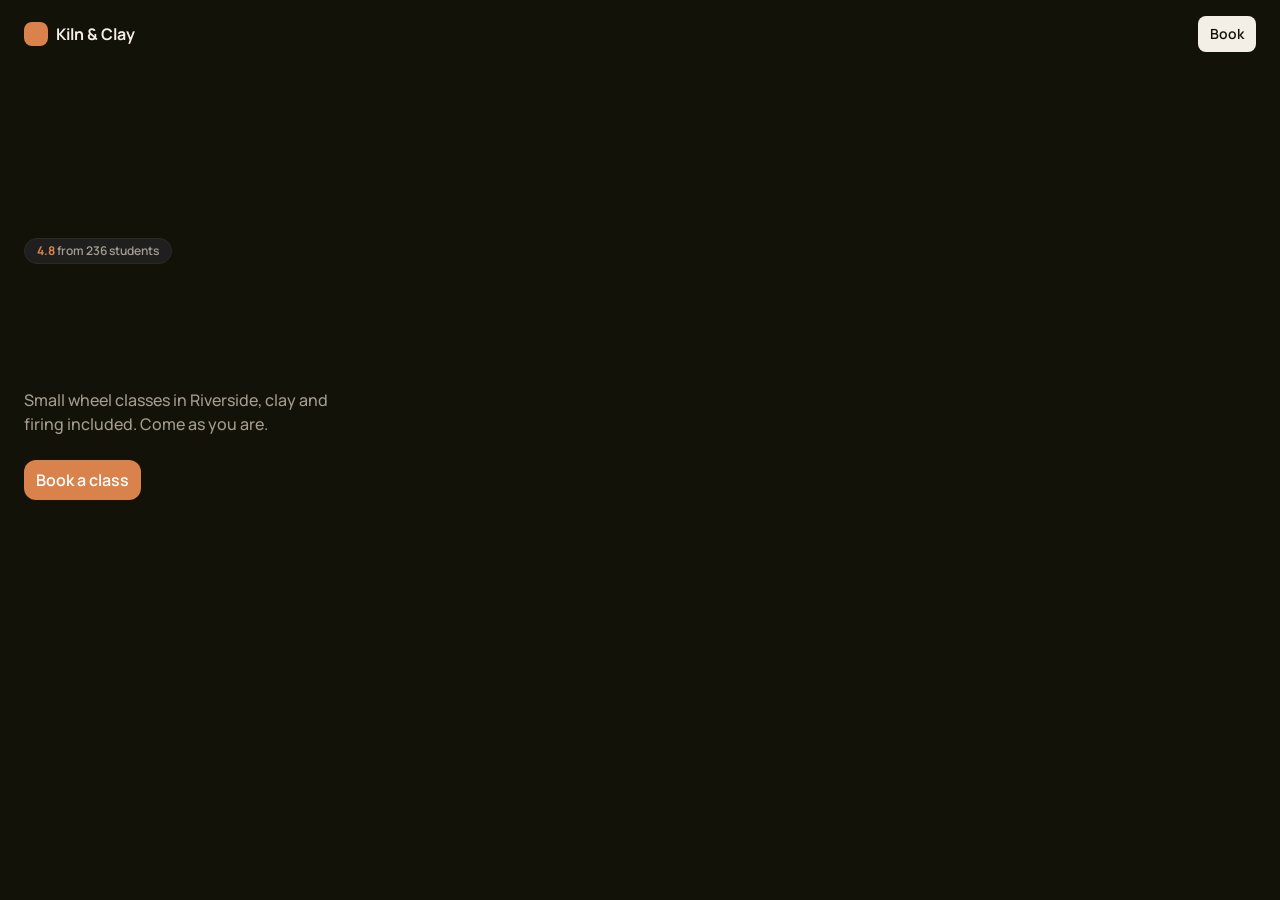
<file: social/concepts/pottery.html>
<!doctype html>
<html lang="en"><head><meta charset="utf-8">
<meta name="viewport" content="width=device-width,initial-scale=1,viewport-fit=cover">
<title>Kiln &amp; Clay Studio (concept)</title>
<meta name="robots" content="noindex">
<!-- Concept example by DK Solutions: a made-up pottery studio. Mobile first, built to
     the landing-page-design rules (one typeface, flat backgrounds, gradient
     hero text, word-by-word tagline reveal). Auto-plays in a 15 s loop on a
     real phone (tap to restart); window.update(t) drives video renders. -->
<style>
@font-face{font-family:Manrope;src:url(fonts/manrope-latin-500-normal.woff2);font-weight:500}
@font-face{font-family:Manrope;src:url(fonts/manrope-latin-600-normal.woff2);font-weight:600}
@font-face{font-family:Manrope;src:url(fonts/manrope-latin-700-normal.woff2);font-weight:700}
:root{--bg:#131209;--ink:#F4EFE6;--mute:#A39C8F;--teal:#D9824B;--teal2:#2A2416;--line:#2E2B22;--card:#1F1F1F;--soft:#57534A}
*{box-sizing:border-box;margin:0}
html,body{height:100%;overflow:hidden;background:var(--bg)}
body{font-family:Manrope,sans-serif;color:var(--ink);-webkit-tap-highlight-color:transparent}
#vp{position:fixed;inset:0;overflow:hidden;background:var(--bg)}
#page{position:absolute;left:0;right:0;top:0;will-change:transform}
section{position:relative;min-height:100vh;padding:24px;display:flex;flex-direction:column;justify-content:center;overflow:hidden}
nav{position:absolute;top:16px;left:24px;right:24px;display:flex;align-items:center;justify-content:space-between}
.logo{display:flex;align-items:center;gap:8px;font:700 16px/24px Manrope}
.logo i{width:24px;height:24px;border-radius:8px;background:var(--teal);display:inline-block}
.btn-sm{font:600 14px/20px Manrope;padding:8px 12px;border-radius:8px;background:var(--ink);color:#131209}
.chip{align-self:flex-start;font:600 12px/16px Manrope;padding:4px 12px;border-radius:9999px;background:var(--card);border:1px solid var(--line);color:var(--mute)}
.chip b{color:var(--teal)}
h1{font:600 48px/48px Manrope;letter-spacing:-.02em;margin:16px 0 12px;background:linear-gradient(90deg,#FFFFFF,#9B9B9B);-webkit-background-clip:text;background-clip:text;color:transparent;text-wrap:balance}
.sub{font:500 16px/24px Manrope;color:var(--mute);max-width:340px;text-wrap:pretty}
.cta{align-self:flex-start;margin-top:24px;font:600 16px/24px Manrope;padding:8px 12px;border-radius:12px;background:var(--teal);color:#fff;position:relative;overflow:hidden}
.hero-card{margin-top:32px;border-radius:24px;background:var(--card);border:1px solid var(--line);padding:16px;display:flex;gap:16px;align-items:center}
.hero-card svg{width:96px;height:96px;flex:none}
.slot{font:600 14px/20px Manrope;color:var(--mute)}
.slot b{display:block;font:700 20px/28px Manrope;color:var(--ink)}
h2{font:600 30px/36px Manrope;letter-spacing:-.01em;text-wrap:balance}
.kick{font:600 12px/16px Manrope;letter-spacing:.08em;text-transform:uppercase;color:var(--teal);margin-bottom:8px}
.cards{display:flex;flex-direction:column;gap:12px;margin-top:24px}
.card{display:flex;gap:16px;align-items:center;padding:16px;border-radius:16px;background:var(--card);border:1px solid var(--line);opacity:0}
.card .ic{width:48px;height:48px;border-radius:12px;background:var(--teal2);display:flex;align-items:center;justify-content:center;flex:none}
.card h3{font:600 18px/28px Manrope}
.card p{font:500 14px/20px Manrope;color:var(--mute)}
.tag{font:600 36px/40px Manrope;letter-spacing:-.02em}
.tag .ln{display:block;color:rgb(87,83,74)}
.days{display:flex;gap:8px;margin-top:24px}
.day{flex:1;text-align:center;padding:8px 0;border-radius:12px;background:var(--card);border:1px solid var(--line);font:600 14px/20px Manrope}
.day small{display:block;font:500 12px/16px Manrope;color:var(--mute)}
.day.on{background:var(--ink);color:#131209;border-color:var(--ink)}.day.on small{color:#5a5448}
.slots{display:grid;grid-template-columns:1fr 1fr 1fr;gap:8px;margin-top:16px}
.s{text-align:center;padding:12px 0;border-radius:12px;background:var(--card);border:1px solid var(--line);font:600 14px/20px Manrope}
.s.off{color:#5a5448;text-decoration:line-through}
#pick.sel{background:var(--teal);color:#131209;border-color:var(--teal)}
#confirm{margin-top:16px;padding:12px;border-radius:12px;background:var(--ink);color:#131209;text-align:center;font:600 16px/24px Manrope}
#msg{margin-top:12px;font:500 14px/20px Manrope;color:var(--teal);opacity:0;text-align:center}
#ripple{position:absolute;width:24px;height:24px;border-radius:50%;background:rgba(217,130,75,.4);pointer-events:none;opacity:0}
#finger{position:absolute;width:44px;height:44px;border-radius:50%;background:rgba(255,255,255,.18);border:2px solid rgba(255,255,255,.8);pointer-events:none;opacity:0}
</style></head>
<body>
<div id="vp"><div id="page">

<section id="s1">
  <nav><div class="logo"><i></i>Kiln &amp; Clay</div><div class="btn-sm">Book</div></nav>
  <div class="chip"><b>4.8</b> from 236 students</div>
  <h1>Make a bowl<br>you will use daily</h1>
  <p class="sub">Small wheel classes in Riverside, clay and firing included. Come as you are.</p>
  <div class="cta">Book a class</div>
  <div class="hero-card">
    <svg viewBox="0 0 96 96"><circle cx="48" cy="48" r="46" fill="#2A2416"/>
      <ellipse cx="48" cy="72" rx="30" ry="6" fill="#3a3324"/>
      <path id="pot" d="M30 70c-6-10-4-24 6-30-2-6 2-10 12-10s14 4 12 10c10 6 12 20 6 30z" fill="#C9875A"/>
      <g id="rings" stroke="#a96a40" stroke-width="1.5" fill="none"><path d="M33 50h30"/><path d="M31 58h34"/><path d="M33 64h30"/></g>
      <path id="spark" d="M74 22l3 6 6 3-6 3-3 6-3-6-6-3 6-3z" fill="#D9824B"/></svg>
    <div class="slot">Next class<b id="next">Sat 2:30 PM</b>3 of 8 seats left</div>
  </div>
</section>

<section id="s2">
  <div class="kick">Classes</div>
  <h2>Find the class that fits you</h2>
  <div class="cards">
    <div class="card"><div class="ic"><svg width="24" height="24" viewBox="0 0 24 24" fill="none" stroke="#D9824B" stroke-width="2"><circle cx="11" cy="11" r="7"/><path d="M21 21l-5-5"/></svg></div><div><h3>First time on the wheel</h3><p>2 hours, beginners welcome</p></div></div>
    <div class="card"><div class="ic"><svg width="24" height="24" viewBox="0 0 24 24" fill="none" stroke="#D9824B" stroke-width="2"><path d="M12 3l2 5 5 2-5 2-2 5-2-5-5-2 5-2z"/></svg></div><div><h3>Glaze night</h3><p>Pick colours, we fire it</p></div></div>
    <div class="card"><div class="ic"><svg width="24" height="24" viewBox="0 0 24 24" fill="none" stroke="#D9824B" stroke-width="2"><circle cx="12" cy="12" r="9"/><path d="M12 7v5l3 2"/></svg></div><div><h3>Six week course</h3><p>Thursdays, small group of 6</p></div></div>
  </div>
</section>

<section id="s3">
  <h2 class="tag" id="tag"><span class="ln">Slow hands,</span><span class="ln">quiet afternoons,</span><span class="ln">something real</span><span class="ln">to take home.</span></h2>
</section>

<section id="s4">
  <div class="kick">Book a seat</div>
  <h2>Saturdays fill up first</h2>
  <div class="days"><div class="day">Thu<small>11</small></div><div class="day">Fri<small>12</small></div><div class="day on">Sat<small>13</small></div><div class="day">Mon<small>15</small></div></div>
  <div class="slots"><div class="s off">10:00</div><div class="s" id="pick">2:30</div><div class="s">4:00</div><div class="s off">11:30</div><div class="s">5:15</div><div class="s">6:45</div></div>
  <div id="confirm">Choose a time</div>
  <p id="msg">Seat saved. See you Saturday at 2:30 PM.</p>
</section>

</div><div id="ripple"></div><div id="finger"></div></div>
<script>
const DUR = 15;
const ease = (x) => (x < .5 ? 4 * x * x * x : 1 - Math.pow(-2 * x + 2, 3) / 2);
const clamp = (x, a = 0, b = 1) => Math.min(b, Math.max(a, x));
const lerp = (a, b, k) => a + (b - a) * k;
function track(tbl, t){for(let i=0;i<tbl.length-1;i++){const [t0,...a]=tbl[i],[t1,...b]=tbl[i+1];if(t<=t1){const k=ease((t-t0)/(t1-t0));return a.map((v,j)=>lerp(v,b[j],k));}}return tbl[tbl.length-1].slice(1);}
const SCROLL = [[0,0],[2.5,0],[5,1],[7.5,1],[10,2],[11.25,2],[13.75,3],[15,3]];
const CLICK = 14.1;
const secs = [...document.querySelectorAll('section')];
const tagEl = document.getElementById('tag');
const cards = [...document.querySelectorAll('.card')];

window.update = (t) => {
  const [s] = track(SCROLL, t);
  const i0 = Math.min(secs.length - 1, Math.floor(s)), i1 = Math.min(secs.length - 1, i0 + 1);
  document.getElementById('page').style.transform = `translateY(${-lerp(secs[i0].offsetTop, secs[i1].offsetTop, s - i0)}px)`;
  // Hero: heading rises in, tooth bobs, sparkle twinkles.
  const hk = ease(clamp((t - 0.2) / 0.9));
  document.querySelector('h1').style.transform = `translateY(${(1 - hk) * 24}px)`; document.querySelector('h1').style.opacity = String(hk);
  const ck = ease(clamp((t - 0.7) / 0.9)); const hc = document.querySelector('.hero-card').style; hc.opacity = String(ck); hc.transform = `translateY(${(1 - ck) * 24}px)`;
  document.getElementById('rings').setAttribute('transform', `translate(${Math.sin(t * 9) * 2.5} 0)`); document.getElementById('pot').setAttribute('transform', `translate(48 70) scale(${1 + Math.sin(t * 1.5) * 0.02} ${1 - Math.sin(t * 1.5) * 0.02}) translate(-48 -70)`);
  const sp = 0.6 + 0.4 * Math.abs(Math.sin(t * 2.6)); document.getElementById('spark').setAttribute('transform', `translate(70 30) scale(${sp}) translate(-70 -30)`);
  // Services slide in one by one.
  cards.forEach((c, i) => { const k = ease(clamp((t - 4.0 - i * 0.25) / 0.6)); c.style.opacity = String(k); c.style.transform = `translateX(${(1 - k) * 32}px)`; });
  // Tagline: line by line, from muted to full colour (opaque colours only).
  const SOFT = [87,83,74], INK = [244,239,230];
  tagEl.querySelectorAll('.ln').forEach((l, i) => { const k = ease(clamp((t - 8.4 - i * 0.5) / 0.6)); l.style.color = `rgb(${SOFT.map((v, j) => Math.round(lerp(v, INK[j], k))).join(',')})`; });
  // Booking tap.
  const fk = clamp((t - (CLICK - 0.8)) / 0.8), fo = t > CLICK - 0.8 && t < CLICK + 0.6 ? 1 : 0;
  const pick = document.getElementById('pick'), r = pick.getBoundingClientRect(), vpR = document.getElementById('vp').getBoundingClientRect();
  const sc = vpR.width / document.getElementById('vp').offsetWidth || 1;
  const fx = (r.left - vpR.left + r.width / 2) / sc, fy = (r.top - vpR.top + r.height / 2) / sc;
  const fg = document.getElementById('finger').style; fg.opacity = String(fo * 0.9); fg.transform = `translate(${fx - 22 + (1 - ease(fk)) * 60}px,${fy - 22 + (1 - ease(fk)) * 120}px) scale(${t > CLICK && t < CLICK + 0.15 ? 0.85 : 1})`;
  const rk = (t - CLICK) / 0.6, rp = document.getElementById('ripple').style;
  rp.opacity = rk > 0 && rk < 1 ? String(1 - rk) : '0'; rp.transform = `translate(${fx - 12}px,${fy - 12}px) scale(${1 + Math.max(0, rk) * 4})`;
  pick.classList.toggle('sel', t >= CLICK);
  const conf = document.getElementById('confirm'); conf.textContent = t >= CLICK + 0.5 ? 'Booked for Sat 2:30 PM' : t >= CLICK ? 'Confirm 2:30 PM' : 'Choose a time';
  conf.style.background = t >= CLICK + 0.5 ? '#D9824B' : '#F4EFE6'; conf.style.color = t >= CLICK + 0.5 ? '#131209' : '#131209';
  document.getElementById('msg').style.opacity = String(clamp((t - CLICK - 0.6) / 0.4));
};
update(0);

// On a real phone: play the timeline in a loop; tap to restart.
if (!navigator.webdriver) {
  let t0 = performance.now();
  const loop = (now) => { update(((now - t0) / 1000) % (DUR + 1.5)); requestAnimationFrame(loop); };
  requestAnimationFrame(loop);
  addEventListener('pointerdown', () => (t0 = performance.now()));
}
</script></body></html>
</file>
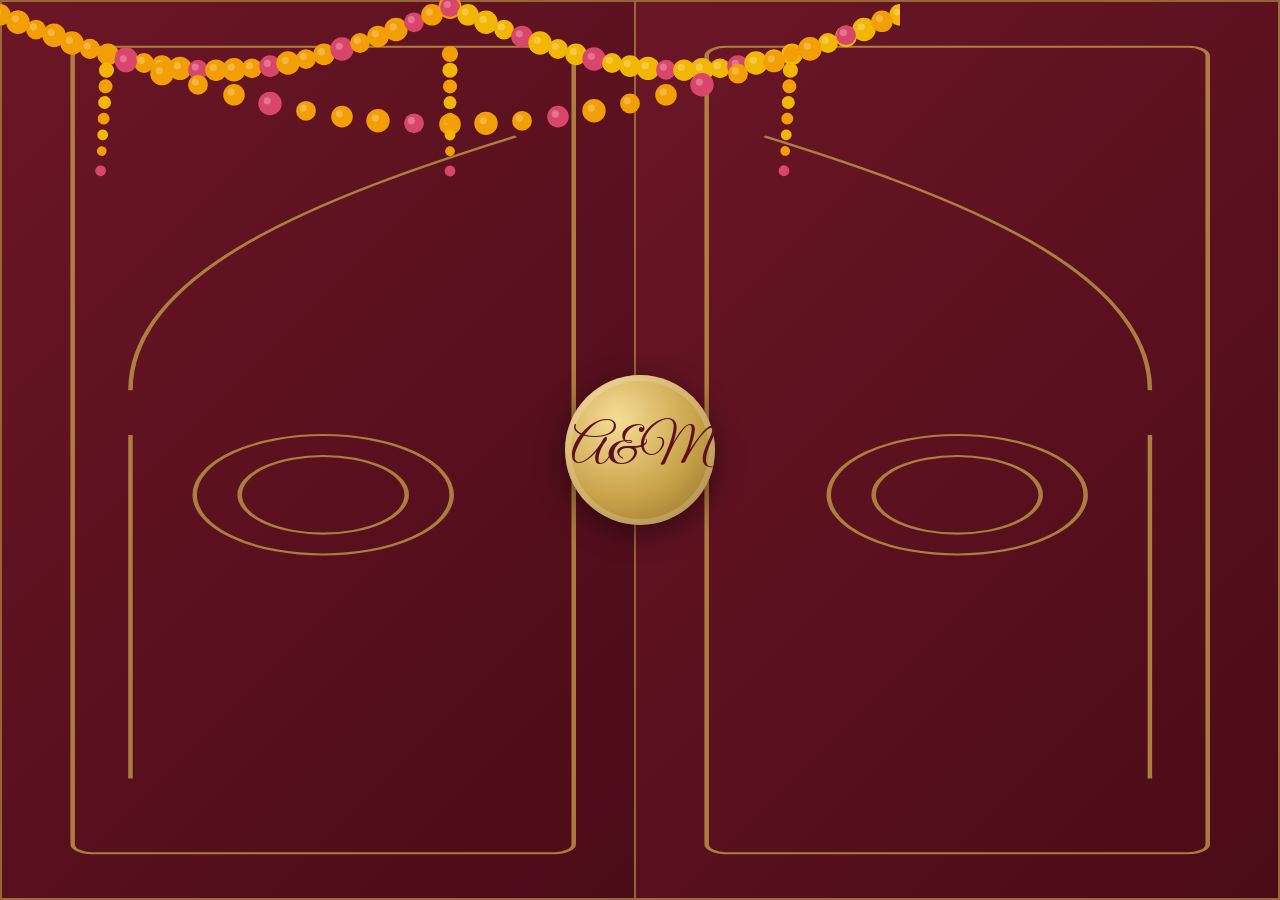
<file: social/concepts/wedding.html>
<!doctype html>
<html lang="en"><head><meta charset="utf-8">
<meta name="viewport" content="width=device-width,initial-scale=1,viewport-fit=cover">
<title>Aarav &amp; Meera · Wedding invitation (concept)</title>
<meta name="robots" content="noindex">
<!-- Concept example by DK Solutions: a made-up couple and wedding.
     Opens like an invitation card, then auto-scrolls through the countdown,
     events and venue in a loop (tap to restart), so it can be filmed on a
     phone or tablet. window.update(t) drives every frame for video renders. -->
<style>
@font-face{font-family:Vibes;src:url(fonts/great-vibes-latin-400-normal.woff2)}
@font-face{font-family:Corm;src:url(fonts/cormorant-garamond-latin-500-normal.woff2);font-weight:500}
@font-face{font-family:Corm;src:url(fonts/cormorant-garamond-latin-600-normal.woff2);font-weight:600}
@font-face{font-family:Corm;src:url(fonts/cormorant-garamond-latin-500-italic.woff2);font-style:italic}
:root{--maroon:#5c1020;--deep:#3a0812;--gold:#c9a24a;--gold2:#f0d58c;--ivory:#fbf3e4;--mari:#f29f05;--rose:#d8476b}
*{box-sizing:border-box;margin:0}
html,body{height:100%;overflow:hidden;background:var(--deep)}
body{font-family:Corm,serif;color:var(--maroon);-webkit-tap-highlight-color:transparent}
#vp{position:fixed;inset:0;overflow:hidden}
#page{position:absolute;left:0;right:0;top:0;will-change:transform}
section{position:relative;min-height:100vh;display:flex;flex-direction:column;align-items:center;justify-content:center;text-align:center;padding:9vh 7vw;overflow:hidden}
.gold{color:var(--gold)}
.kicker{font:600 clamp(11px,1.9vw,17px)/1 Corm,serif;letter-spacing:.32em;text-transform:uppercase}
.script{font-family:Vibes,cursive;font-weight:400}
h2.script{font-size:clamp(44px,9vw,92px);line-height:1;color:var(--maroon)}
.rule{width:min(46vw,300px);height:18px;margin:2.2vh auto}

/* 1. Invitation card with opening doors */
#s1{background:radial-gradient(90% 60% at 50% 45%,#7a1a2c 0%,var(--maroon) 55%,var(--deep) 100%);color:var(--ivory)}
#arch{position:absolute;left:50%;top:50%;width:min(84vw,62vh);transform:translate(-50%,-47%)}
#s1 .inner{position:relative;z-index:2;max-width:min(64vw,46vh)}
#s1 .kicker{color:var(--gold2)}
#names{font-family:Vibes,cursive;font-size:clamp(56px,13vw,128px);line-height:.95;margin:3vh 0 1.4vh;color:var(--gold2);text-shadow:0 0 30px rgba(240,213,140,.35)}
#names .amp{display:block;font-size:.55em;color:var(--ivory);margin:.5vh 0}
.date{font:600 clamp(18px,3.4vw,30px)/1 Corm,serif;letter-spacing:.3em;margin-top:2vh}
.small{font:italic 500 clamp(14px,2.4vw,21px)/1.4 Corm,serif;opacity:.85}
.door{position:absolute;top:0;bottom:0;width:50.5%;z-index:5;background:
  radial-gradient(circle at 50% 50%,transparent 0 34%,rgba(201,162,74,.0) 34%),
  linear-gradient(135deg,#6b1626,#4a0b17);border:2px solid rgba(201,162,74,.6);overflow:hidden}
.door svg{position:absolute;inset:0;width:100%;height:100%}
#doorL{left:0;transform-origin:left center}
#doorR{right:0;transform-origin:right center}
#seal{position:absolute;left:50%;top:50%;width:clamp(90px,18vw,150px);aspect-ratio:1;transform:translate(-50%,-50%);z-index:6;border-radius:50%;
  background:radial-gradient(circle at 35% 30%,#f6dd95,#c9a24a 55%,#8a6a22);box-shadow:0 8px 30px rgba(0,0,0,.45),inset 0 0 0 6px rgba(255,255,255,.18);
  display:flex;align-items:center;justify-content:center;font:400 clamp(30px,6vw,52px)/1 Vibes,cursive;color:var(--maroon)}
#garland{position:absolute;left:0;right:0;top:0;height:22vh;z-index:7;pointer-events:none}
.petal{position:absolute;top:0;width:18px;height:26px;border-radius:70% 0 70% 0;z-index:8;pointer-events:none;opacity:.9}
.diya{position:absolute;bottom:6vh;width:clamp(58px,11vw,96px);z-index:3}

/* 2. Countdown */
#s2{background:var(--ivory)}
#s2::before{content:"";position:absolute;inset:3.5vw;border:1.5px solid var(--gold);border-radius:18px;pointer-events:none}
.count{display:flex;gap:clamp(10px,2.4vw,22px);margin-top:3vh}
.count div{width:clamp(70px,15vw,130px);padding:2.2vh 0 1.6vh;border-radius:14px;background:#fff;border:1.5px solid rgba(201,162,74,.6);box-shadow:0 12px 30px rgba(92,16,32,.08)}
.count b{display:block;font:600 clamp(34px,7vw,64px)/1 Corm,serif;color:var(--maroon);font-variant-numeric:tabular-nums}
.count span{font:600 clamp(10px,1.6vw,14px)/1 Corm,serif;letter-spacing:.25em;text-transform:uppercase;color:var(--gold)}
.lotus{width:min(40vw,240px);margin-top:4vh}

/* 3. Events */
#s3{background:linear-gradient(#fbf3e4,#f6e6cc)}
.events{display:grid;grid-template-columns:1fr 1fr;gap:clamp(12px,2.6vw,24px);width:min(86vw,720px);margin-top:3.5vh}
.ev{background:#fffaf1;border-radius:18px 18px 18px 18px;padding:3vh 2vw 2.6vh;border:1.5px solid rgba(201,162,74,.55);box-shadow:0 16px 36px rgba(92,16,32,.1);opacity:0}
.ev svg{width:clamp(44px,8vw,70px);height:clamp(44px,8vw,70px)}
.ev h3{font:400 clamp(30px,5.6vw,52px)/1 Vibes,cursive;color:var(--maroon);margin:1vh 0 .6vh}
.ev p{font:600 clamp(12px,2vw,17px)/1.45 Corm,serif;letter-spacing:.08em;color:#7a5a3a}

/* 4. Venue */
#s4{background:linear-gradient(#2a0610 0%,#6b1a2a 42%,#e07a4a 72%,#f6c37a 100%);color:var(--ivory);justify-content:flex-start;padding-top:12vh}
#s4 h2.script{color:var(--gold2)}
#palace{position:absolute;left:0;right:0;bottom:0;width:100%;height:52vh}
.btns{display:flex;gap:14px;justify-content:center;margin-top:3vh;position:relative;z-index:3}
.btn{font:600 clamp(13px,2.2vw,18px)/1 Corm,serif;letter-spacing:.18em;text-transform:uppercase;padding:1.8vh 4.6vw;border-radius:999px;border:1.5px solid var(--gold2);color:var(--gold2);position:relative;overflow:hidden}
.btn.fill{background:var(--gold2);color:var(--maroon)}
#ripple{position:absolute;left:50%;top:50%;width:20px;height:20px;border-radius:50%;background:rgba(92,16,32,.35);transform:translate(-50%,-50%) scale(0);opacity:0}
.foot{position:absolute;bottom:2.4vh;left:0;right:0;z-index:3;font:600 11px/1 Corm,serif;letter-spacing:.25em;text-transform:uppercase;color:rgba(255,255,255,.75)}
</style></head>
<body>
<div id="vp"><div id="page">

<section id="s1">
  <svg id="arch" viewBox="0 0 400 560" fill="none">
    <defs><linearGradient id="g1" x1="0" y1="0" x2="0" y2="1"><stop offset="0" stop-color="#f0d58c"/><stop offset="1" stop-color="#b88a33"/></linearGradient></defs>
    <path d="M30 560V250C30 150 110 90 200 20C290 90 370 150 370 250V560" stroke="url(#g1)" stroke-width="4"/>
    <path d="M52 560V256C52 168 122 116 200 54C278 116 348 168 348 256V560" stroke="url(#g1)" stroke-width="1.5" opacity=".7"/>
    <g fill="url(#g1)">
      <circle cx="200" cy="20" r="7"/><path d="M200 0l5 12h-10z"/>
      <circle cx="30" cy="250" r="5"/><circle cx="370" cy="250" r="5"/>
    </g>
    <g stroke="url(#g1)" stroke-width="1.2" opacity=".55">
      <path d="M120 470c20-30 60-30 80 0c20-30 60-30 80 0"/><path d="M140 500c16-20 44-20 60 0c16-20 44-20 60 0"/>
    </g>
  </svg>
  <div class="inner">
    <div class="kicker">Together with their families</div>
    <div id="names">Aarav<span class="amp">&amp;</span>Meera</div>
    <div class="small">request the pleasure of your company</div>
    <svg class="rule" viewBox="0 0 300 18"><path d="M0 9h120M180 9h120" stroke="#c9a24a" stroke-width="1.5"/><path d="M150 1l8 8-8 8-8-8z" fill="#c9a24a"/></svg>
    <div class="date gold">14 · 02 · 2027</div>
  </div>
  <svg class="diya" style="left:12vw" viewBox="0 0 60 60"><path class="flame" d="M30 6c6 9 8 15 0 24c-8-9-6-15 0-24z" fill="#ffcf4a"/><path d="M6 36h48c-4 14-14 20-24 20S10 50 6 36z" fill="#c9a24a"/><ellipse cx="30" cy="36" rx="24" ry="5" fill="#8a5a1a"/></svg>
  <svg class="diya" style="right:12vw" viewBox="0 0 60 60"><path class="flame" d="M30 6c6 9 8 15 0 24c-8-9-6-15 0-24z" fill="#ffcf4a"/><path d="M6 36h48c-4 14-14 20-24 20S10 50 6 36z" fill="#c9a24a"/><ellipse cx="30" cy="36" rx="24" ry="5" fill="#8a5a1a"/></svg>
  <div class="door" id="doorL"><svg viewBox="0 0 200 600" preserveAspectRatio="none"><g stroke="#c9a24a" stroke-width="1.4" fill="none" opacity=".75"><rect x="22" y="30" width="156" height="540" rx="6"/><path d="M40 260c0-80 60-130 120-170M40 520V290"/><circle cx="100" cy="330" r="40"/><circle cx="100" cy="330" r="26"/></g></svg></div>
  <div class="door" id="doorR"><svg viewBox="0 0 200 600" preserveAspectRatio="none"><g stroke="#c9a24a" stroke-width="1.4" fill="none" opacity=".75"><rect x="22" y="30" width="156" height="540" rx="6"/><path d="M160 260c0-80-60-130-120-170M160 520V290"/><circle cx="100" cy="330" r="40"/><circle cx="100" cy="330" r="26"/></g></svg></div>
  <div id="seal">A&amp;M</div>
</section>

<section id="s2">
  <div class="kicker gold">Save the date</div>
  <h2 class="script" style="margin-top:1.6vh">The countdown begins</h2>
  <div class="count"><div><b id="cd">98</b><span>Days</span></div><div><b id="ch">12</b><span>Hours</span></div><div><b id="cm">40</b><span>Mins</span></div><div><b id="cs">09</b><span>Secs</span></div></div>
  <svg class="lotus" viewBox="0 0 240 110"><g fill="none" stroke="#c9a24a" stroke-width="1.6"><path d="M120 100C100 70 100 40 120 10c20 30 20 60 0 90z"/><path d="M118 100C80 90 64 64 66 34c30 10 46 36 52 66z"/><path d="M122 100c38-10 54-36 52-66-30 10-46 36-52 66z"/><path d="M116 102C70 104 40 86 24 62c36-4 66 12 92 40z"/><path d="M124 102c46 2 76-16 92-40-36-4-66 12-92 40z"/></g><path d="M20 104h200" stroke="#c9a24a"/></svg>
</section>

<section id="s3">
  <div class="kicker gold">Four days of celebration</div>
  <h2 class="script" style="margin-top:1.6vh">The festivities</h2>
  <div class="events">
    <div class="ev"><svg viewBox="0 0 60 60"><circle cx="30" cy="30" r="13" fill="#f2b705"/><g stroke="#f29f05" stroke-width="3" stroke-linecap="round"><path d="M30 6v7M30 47v7M6 30h7M47 30h7M13 13l5 5M42 42l5 5M47 13l-5 5M18 42l-5 5"/></g></svg><h3>Haldi</h3><p>Thu 11 Feb · 10 AM<br>Courtyard</p></div>
    <div class="ev"><svg viewBox="0 0 60 60"><g fill="none" stroke="#7a3a1a" stroke-width="2.4" stroke-linecap="round"><path d="M22 52V30c0-4 6-4 6 0v-8c0-4 6-4 6 0v4c0-4 6-4 6 0v4c0-4 6-4 6 0v12c0 6-4 10-10 10H30c-4 0-8-4-8-0z"/><circle cx="36" cy="40" r="4"/><path d="M36 32v-2M36 50v-2M28 40h-2M46 40h-2"/></g></svg><h3>Mehendi</h3><p>Fri 12 Feb · 4 PM<br>Garden Lawn</p></div>
    <div class="ev"><svg viewBox="0 0 60 60"><g fill="#5c1020"><path d="M24 12v28a7 7 0 1 1-4-6V16l24-6v26a7 7 0 1 1-4-6V16z"/></g></svg><h3>Sangeet</h3><p>Sat 13 Feb · 8 PM<br>The Grand Hall</p></div>
    <div class="ev"><svg viewBox="0 0 60 60"><g fill="none" stroke="#c9a24a" stroke-width="2.4"><circle cx="23" cy="36" r="13"/><circle cx="37" cy="36" r="13"/></g><path d="M30 8l5 8h-10z" fill="#d8476b"/></svg><h3>Wedding</h3><p>Sun 14 Feb · 7 PM<br>Lakeside Gardens</p></div>
  </div>
</section>

<section id="s4">
  <div class="kicker" style="color:var(--gold2)">Join us at</div>
  <h2 class="script" style="margin-top:1.6vh">Lakeside Gardens</h2>
  <div class="small" style="margin-top:1vh">Udaipur, Rajasthan</div>
  <div class="btns"><div class="btn fill" id="rsvp">RSVP<i id="ripple"></i></div><div class="btn">Directions</div></div>
  <svg id="palace" viewBox="0 0 800 420" preserveAspectRatio="xMidYMax slice">
    <defs><linearGradient id="wa" x1="0" y1="0" x2="0" y2="1"><stop offset="0" stop-color="#e0905a"/><stop offset="1" stop-color="#5a1a24"/></linearGradient></defs>
    <circle id="sun" cx="400" cy="210" r="70" fill="#ffd98a" opacity=".85"/>
    <g id="pal" fill="#3a0a14">
      <rect x="150" y="190" width="500" height="80"/>
      <rect x="250" y="150" width="300" height="50"/><rect x="330" y="110" width="140" height="50"/>
      <path d="M340 112a60 60 0 0 1 120 0z"/><rect x="398" y="20" width="4" height="40"/>
      <path d="M262 152a26 26 0 0 1 52 0zM486 152a26 26 0 0 1 52 0z"/>
      <path d="M160 192a22 22 0 0 1 44 0zM596 192a22 22 0 0 1 44 0z"/>
      <rect x="160" y="140" width="10" height="52"/><rect x="630" y="140" width="10" height="52"/>
      <path d="M156 142l9-18 9 18zM626 142l9-18 9 18z"/>
    </g>
    <g fill="#ffcf6a" id="wins">
      <rect x="190" y="215" width="16" height="26" rx="8"/><rect x="240" y="215" width="16" height="26" rx="8"/><rect x="290" y="215" width="16" height="26" rx="8"/><rect x="340" y="215" width="16" height="26" rx="8"/>
      <rect x="444" y="215" width="16" height="26" rx="8"/><rect x="494" y="215" width="16" height="26" rx="8"/><rect x="544" y="215" width="16" height="26" rx="8"/><rect x="594" y="215" width="16" height="26" rx="8"/>
      <rect x="386" y="210" width="28" height="60" rx="14"/><rect x="300" y="165" width="14" height="22" rx="7"/><rect x="486" y="165" width="14" height="22" rx="7"/><rect x="392" y="124" width="16" height="26" rx="8"/>
    </g>
    <rect y="270" width="800" height="150" fill="url(#wa)"/>
    <g id="refl" opacity=".35" transform="translate(0 540) scale(1 -1)"><use href="#pal"/><use href="#wins"/></g>
    <g id="ripples" stroke="#ffd98a" stroke-width="2" opacity=".5"><path d="M300 300h80M430 312h60M350 330h100M260 350h60M470 352h90"/></g>
  </svg>
  <div class="foot">Concept example · DK Solutions</div>
</section>

</div><div id="petals"></div>
<svg id="garland" viewBox="0 0 1000 220" preserveAspectRatio="none"></svg>
</div>
<script>
const DUR = 15;
const ease = (x) => (x < .5 ? 4 * x * x * x : 1 - Math.pow(-2 * x + 2, 3) / 2);
const clamp = (x, a = 0, b = 1) => Math.min(b, Math.max(a, x));
const lerp = (a, b, k) => a + (b - a) * k;
function track(tbl, t){for(let i=0;i<tbl.length-1;i++){const [t0,...a]=tbl[i],[t1,...b]=tbl[i+1];if(t<=t1){const k=ease((t-t0)/(t1-t0));return a.map((v,j)=>lerp(v,b[j],k));}}return tbl[tbl.length-1].slice(1);}
// Scroll stops, in screens (section index). Timed on a 2.5 s bar grid.
const SCROLL = [[0,0],[2.5,0],[5,1],[7.5,1],[10,2],[11.25,2],[13.75,3],[15,3]];
const TAP = 14.1;
const CLICK = TAP; // read by the video builder for the music cue
const vh = () => window.innerHeight;
const secs = [...document.querySelectorAll('section')];

// Garland: marigold strands along a curve, with hanging tassels.
const G = document.getElementById('garland');
let gsvg = '';
const strand = (x0, x1, sag, col) => {
  for (let i = 0; i <= 26; i++) { const u = i / 26, x = lerp(x0, x1, u), y = 8 + Math.sin(u * Math.PI) * sag;
    gsvg += `<circle cx="${x}" cy="${y}" r="${11 + (i % 3)}" fill="${i % 4 === 0 ? '#d8476b' : col}"/><circle cx="${x - 3}" cy="${y - 3}" r="4" fill="rgba(255,255,255,.25)"/>`; }
};
strand(-20, 500, 70, '#f29f05'); strand(500, 1020, 70, '#f2b705'); strand(-20, 1020, 130, '#f29f05');
for (const x of [500, 120, 880]) { gsvg += `<g class="tassel" data-x="${x}">`; for (let j = 0; j < 7; j++) gsvg += `<circle cx="${x}" cy="${60 + j * 18}" r="${9 - j * .6}" fill="${j % 2 ? '#f2b705' : '#f29f05'}"/>`; gsvg += `<circle cx="${x}" cy="${190}" r="6" fill="#d8476b"/></g>`; }
G.innerHTML = gsvg;
const tassels = [...G.querySelectorAll('.tassel')];

// Petals: fixed seeds, positions are a pure function of t.
const P = document.getElementById('petals');
let seed = 9; const rnd = () => (seed = (seed * 16807) % 2147483647) / 2147483647;
const petals = [...Array(20)].map((_, i) => { const d = document.createElement('div'); d.className = 'petal';
  d.style.background = ['#d8476b', '#f29f05', '#f2b705', '#e8657f'][i % 4]; P.appendChild(d);
  return { d, x: rnd() * 100, sp: 7 + rnd() * 8, ph: rnd(), sw: 20 + rnd() * 40, r: rnd() * 360 }; });

const cd = ['cd', 'ch', 'cm', 'cs'].map((id) => document.getElementById(id));
const flames = [...document.querySelectorAll('.flame')];
const evs = [...document.querySelectorAll('.ev')];

window.update = (t) => {
  const H = vh();
  const [s] = track(SCROLL, t);
  const i0 = Math.min(secs.length - 1, Math.floor(s)), i1 = Math.min(secs.length - 1, i0 + 1);
  const y = lerp(secs[i0].offsetTop, secs[i1].offsetTop, s - i0);
  document.getElementById('page').style.transform = `translateY(${-y}px)`;
  // Doors open, seal fades and rises.
  const o = ease(clamp((t - 0.5) / 1.9));
  document.getElementById('doorL').style.transform = `perspective(1400px) rotateY(${o * 100}deg)`;
  document.getElementById('doorR').style.transform = `perspective(1400px) rotateY(${-o * 100}deg)`;
  const seal = document.getElementById('seal').style; seal.opacity = String(1 - clamp((t - 0.3) / 0.5)); seal.transform = `translate(-50%,-50%) scale(${1 + clamp((t - 0.3) / 0.5) * 0.4})`;
  const inner = document.querySelector('#s1 .inner').style; const ik = ease(clamp((t - 1.3) / 1.4)); inner.opacity = String(ik); inner.transform = `translateY(${(1 - ik) * 30}px) scale(${0.96 + ik * 0.04})`;
  // Garland sways, and lifts away as the page scrolls.
  G.style.transform = `translateY(${-clamp(s) * 26}vh)`;
  tassels.forEach((g, i) => g.setAttribute('transform', `rotate(${Math.sin(t * 1.6 + i) * 4} ${g.dataset.x} 50)`));
  flames.forEach((f, i) => { const k = 1 + Math.sin(t * 19 + i * 2) * 0.06 + Math.sin(t * 7.3 + i) * 0.05; f.setAttribute('transform', `translate(30 30) scale(${2 - k} ${k}) translate(-30 -30)`); });
  // Petals fall after the doors open.
  petals.forEach((p) => { const life = ((t * p.sp) / 100 + p.ph) % 1, y = -5 + life * 112, show = t > 1.2 ? Math.min(1, (t - 1.2) * 2) : 0;
    p.d.style.opacity = String(0.9 * show); p.d.style.transform = `translate(${p.x + Math.sin(t * 1.3 + p.r) * p.sw / 10}vw,${y}vh) rotate(${p.r + t * 90}deg)`; });
  // Countdown ticks every second.
  const left = 98 * 86400 + 12 * 3600 + 40 * 60 + 9 - Math.floor(t);
  [Math.floor(left / 86400), Math.floor(left / 3600) % 24, Math.floor(left / 60) % 60, left % 60].forEach((v, i) => (cd[i].textContent = String(v).padStart(2, '0')));
  cd[3].style.transform = `scale(${1 + 0.12 * Math.max(0, 1 - (t % 1) * 5)})`;
  // Event cards rise in as the section arrives.
  evs.forEach((e, i) => { const k = ease(clamp((t - 8.6 - i * 0.22) / 0.7)); e.style.opacity = String(k); e.style.transform = `translateY(${(1 - k) * 40}px)`; });
  // Venue: sun sinks a little, water shimmers, RSVP gets a tap.
  document.getElementById('sun').setAttribute('cy', String(200 + clamp((t - 11) / 4) * 30));
  document.getElementById('ripples').setAttribute('transform', `translate(${Math.sin(t * 1.4) * 14} 0)`);
  const rk = (t - TAP) / 0.6, rip = document.getElementById('ripple').style;
  rip.opacity = rk > 0 && rk < 1 ? String(1 - rk) : '0'; rip.transform = `translate(-50%,-50%) scale(${Math.max(0, rk) * 14})`;
  const rs = document.getElementById('rsvp'); rs.firstChild.textContent = t >= TAP + 0.3 ? 'See you there ✓' : 'RSVP';
};
update(0);

// On a real phone or tablet: play the timeline in a loop; tap to restart.
if (!navigator.webdriver) {
  let t0 = performance.now();
  const loop = (now) => { update(((now - t0) / 1000) % (DUR + 1.5)); requestAnimationFrame(loop); };
  requestAnimationFrame(loop);
  addEventListener('pointerdown', () => (t0 = performance.now()));
}
</script></body></html>
</file>
<file: assets/css/style.css>
/* DK Solutions: "built in depth" 3D theme
   Tokens first. One electric accent (cyan); the violet-blue-cyan brand gradient is kept for the logo and primary buttons only. */
:root {
  --bg: #05060c;
  --bg-2: #0a0d1c;
  --surface: rgba(150, 175, 255, .045);
  --surface-2: rgba(150, 175, 255, .08);
  --surface-solid: #0e1326;
  --ink: #eef1fb;
  --muted: #a2abc8;
  --line: rgba(150, 175, 245, .14);
  --line-strong: rgba(150, 175, 245, .28);
  --accent: #3ee6ff;
  --accent-light: #a9f4ff;
  --accent-dark: #0891b2;
  --violet: #8b6cff;
  --pink: #ff7aa8;
  --ok: #34d399;
  --brand: linear-gradient(100deg, #7c3aed, #2563eb 55%, #06b6d4);
  --text-grad: linear-gradient(100deg, #c7d2ff 0%, #3ee6ff 60%, #a9f4ff 100%);
  --radius: 20px;
  --wrap: 1200px;
  --display: "Unbounded", "Space Grotesk", system-ui, sans-serif;
  --body: Inter, system-ui, -apple-system, "Segoe UI", Roboto, sans-serif;
  --mono: "JetBrains Mono", ui-monospace, SFMono-Regular, Menlo, monospace;
  --heavy: cubic-bezier(.42, 0, .12, 1);
  --spring: cubic-bezier(.2, .9, .25, 1.15);
  color-scheme: dark;
}

*, *::before, *::after { box-sizing: border-box; }
html { overflow-x: clip; scroll-behavior: smooth; scroll-padding-top: 84px; -webkit-text-size-adjust: 100%; background: var(--bg); }
body {
  /* transparent so the fixed 3D background (.space, z-index -1) shows; html carries the base colour */
  margin: 0; background: transparent; color: var(--ink); overflow-x: clip;
  font: 400 17px/1.65 var(--body); -webkit-font-smoothing: antialiased;
}
img { max-width: 100%; height: auto; display: block; }
a { color: inherit; }
h1, h2, h3 { font-family: var(--display); line-height: 1.08; margin: 0 0 .5em; letter-spacing: -.03em; font-weight: 600; }
h1 { font-size: clamp(2.2rem, 5.4vw, 4rem); font-weight: 700; }
h2 { font-size: clamp(1.7rem, 3.8vw, 2.8rem); }
h3 { font-family: var(--body); font-size: 1.16rem; font-weight: 600; letter-spacing: -.01em; line-height: 1.3; }
p { margin: 0 0 1em; }
:focus-visible { outline: 2px solid var(--accent); outline-offset: 3px; border-radius: 8px; }
.sr { position: absolute; width: 1px; height: 1px; overflow: hidden; clip: rect(0 0 0 0); white-space: nowrap; }
.wrap { max-width: var(--wrap); margin: 0 auto; padding: 0 16px; }
@media (min-width: 720px) { .wrap { padding: 0 28px; } }
.narrow { max-width: 860px; }
.skip { position: absolute; left: -999px; top: 8px; background: var(--ink); color: var(--bg); padding: 8px 14px; border-radius: 8px; z-index: 100; }
.skip:focus { left: 8px; }

/* ---------- Ambient 3D space: a perspective floor grid that drifts with scroll ---------- */
.space { position: fixed; inset: 0; z-index: -1; pointer-events: none; overflow: hidden;
  background: radial-gradient(60% 50% at 75% 10%, rgba(62, 230, 255, .12), transparent 70%), radial-gradient(50% 40% at 10% 0%, rgba(124, 58, 237, .14), transparent 70%), var(--bg); }
.space-floor { position: absolute; left: -50%; right: -50%; bottom: -10%; height: 90%;
  perspective: 600px; perspective-origin: 50% 0%; }
.space-floor::before { content: ""; position: absolute; inset: 0 0 -64px 0;
  background-image: linear-gradient(rgba(62, 230, 255, .16) 1px, transparent 1px), linear-gradient(90deg, rgba(62, 230, 255, .16) 1px, transparent 1px);
  background-size: 64px 64px; transform-origin: 50% 0; transform: rotateX(72deg) translate3d(0, var(--grid-y, 0px), 0);
  -webkit-mask-image: linear-gradient(to bottom, transparent, #000 35%, #000 70%, transparent); mask-image: linear-gradient(to bottom, transparent, #000 35%, #000 70%, transparent); }
.progress { position: fixed; top: 0; left: 0; right: 0; height: 2px; z-index: 70; pointer-events: none; }
.progress i { display: block; height: 100%; background: var(--brand); transform-origin: 0 50%; transform: scaleX(var(--scroll, 0)); }

/* ---------- Buttons ---------- */
.btn {
  position: relative; display: inline-flex; align-items: center; justify-content: center; gap: .5em; min-height: 48px;
  background: var(--brand); color: #fff; border: 1px solid transparent;
  padding: .8em 1.45em; border-radius: 14px; font: inherit; font-weight: 600; text-decoration: none; cursor: pointer;
  transform: translateZ(0); transition: transform .25s var(--spring), box-shadow .25s ease;
  box-shadow: 0 1px 0 rgba(255,255,255,.25) inset, 0 -3px 0 rgba(0,0,0,.25) inset, 0 10px 30px rgba(37, 99, 235, .35), 0 4px 0 #1e3a8a;
}
.btn:hover { transform: translateY(-2px); box-shadow: 0 1px 0 rgba(255,255,255,.25) inset, 0 -3px 0 rgba(0,0,0,.25) inset, 0 16px 40px rgba(62, 230, 255, .35), 0 6px 0 #1e3a8a; }
.btn:active { transform: translateY(3px); box-shadow: 0 1px 0 rgba(255,255,255,.2) inset, 0 4px 14px rgba(37, 99, 235, .3), 0 1px 0 #1e3a8a; }
.btn-ghost { background: var(--surface); border-color: var(--line-strong); box-shadow: 0 1px 0 rgba(255,255,255,.06) inset, 0 4px 0 rgba(0,0,0,.45); -webkit-backdrop-filter: blur(8px); backdrop-filter: blur(8px); }
.btn-ghost:hover { border-color: var(--accent); box-shadow: 0 0 26px rgba(62, 230, 255, .2), 0 6px 0 rgba(0,0,0,.45); }
.btn-sm { min-height: 40px; padding: .5em 1em; font-size: .9rem; border-radius: 11px; }
.inline-link { font: inherit; color: var(--accent); background: none; border: 0; padding: 0; text-decoration: underline; text-underline-offset: 3px; cursor: pointer; }
.eyebrow { display: inline-flex; align-items: center; gap: 10px; font-family: var(--mono); font-size: .8rem; letter-spacing: .08em; text-transform: uppercase; color: var(--accent); margin-bottom: 1.1em; }
.eyebrow span { display: inline-grid; place-items: center; width: 30px; height: 30px; border-radius: 9px; border: 1px solid rgba(62, 230, 255, .4); background: rgba(62, 230, 255, .08); font-size: .72rem; letter-spacing: 0; transform: perspective(200px) rotateY(-18deg); }
.pill { display: inline-flex; align-items: center; gap: 10px; font-family: var(--mono); font-size: .78rem; color: var(--accent-light); padding: 7px 14px; border-radius: 999px; border: 1px solid rgba(62, 230, 255, .35); background: rgba(62, 230, 255, .07); margin-bottom: 1.4em; }
.dot { width: 8px; height: 8px; border-radius: 50%; background: var(--ok); box-shadow: 0 0 10px var(--ok); animation: pulse 2s infinite; }
@keyframes pulse { 50% { opacity: .35; } }

/* ---------- Header (glass, floating) ---------- */
.site-header { position: sticky; top: 0; z-index: 50; padding-top: 10px; }
.header-row { display: flex; align-items: center; gap: 10px; height: 62px; margin: 0 auto; max-width: calc(var(--wrap) - 24px);
  background: rgba(8, 11, 24, .62); -webkit-backdrop-filter: saturate(1.5) blur(16px); backdrop-filter: saturate(1.5) blur(16px);
  border: 1px solid var(--line); border-radius: 18px; box-shadow: 0 12px 40px rgba(0,0,0,.35); }
@media (max-width: 1240px) { .site-header { padding: 10px 12px 0; } }
.brand { display: flex; align-items: center; gap: 10px; font-family: var(--display); font-weight: 600; text-decoration: none; font-size: 1rem; margin-right: auto; letter-spacing: -.02em; }
.brand img { transition: transform .6s var(--spring); }
.brand:hover img { transform: perspective(200px) rotateY(180deg); }
.brand em { font-style: normal; background: var(--text-grad); -webkit-background-clip: text; background-clip: text; color: transparent; }
.nav { display: flex; align-items: center; gap: 2px; }
.nav a:not(.btn) { text-decoration: none; padding: 8px 12px; border-radius: 10px; color: var(--muted); font-weight: 500; font-size: .93rem; transition: color .2s, background .2s; }
.nav a:not(.btn):hover { color: var(--ink); background: var(--surface-2); }
.nav .btn { margin-left: 8px; }
.icon-btn { flex: none; width: 44px; height: 44px; display: grid; place-items: center; border-radius: 12px; border: 1px solid var(--line-strong); background: var(--surface); color: var(--ink); cursor: pointer; }
.icon-btn:hover { border-color: var(--accent); }
.motion-btn .i-play { display: none; }
.motion-btn[aria-pressed="true"] .i-play { display: block; }
.motion-btn[aria-pressed="true"] .i-pause { display: none; }
.menu-btn { display: none; }
@media (max-width: 1040px) {
  .menu-btn { display: grid; }
  .nav { position: absolute; top: calc(100% + 8px); left: 12px; right: 12px; flex-direction: column; align-items: stretch; padding: 12px;
    background: rgba(8, 11, 24, .97); border: 1px solid var(--line-strong); border-radius: 18px; box-shadow: 0 30px 60px rgba(0,0,0,.5);
    transform-origin: 50% 0; transform: perspective(800px) rotateX(-12deg) translateY(-8px); opacity: 0; visibility: hidden; transition: transform .35s var(--spring), opacity .2s, visibility .2s; }
  .nav.open { transform: none; opacity: 1; visibility: visible; }
  .nav a:not(.btn) { padding: 13px 12px; font-size: 1rem; }
  .nav .btn { margin: 8px 0 0; }
}

/* ---------- Hero ---------- */
.hero { position: relative; padding: clamp(36px, 7vw, 90px) 0 clamp(40px, 6vw, 70px); min-height: min(92svh, 900px); display: flex; flex-direction: column; justify-content: center; }
.hero-grid { display: grid; gap: 28px; align-items: center; width: 100%; }
@media (min-width: 980px) { .hero-grid { grid-template-columns: 1fr 1.05fr; gap: 40px; } }
.hero-copy { position: relative; z-index: 2; }
/* extruded 3D type: stacked hard drop-shadows give the word real thickness */
.depth-word { display: inline-block; background: var(--text-grad); -webkit-background-clip: text; background-clip: text; color: transparent;
  filter: drop-shadow(1px 1px 0 #0891b2) drop-shadow(1px 1px 0 #0e7490) drop-shadow(1px 1px 0 #155e75) drop-shadow(2px 2px 0 #1e3a8a) drop-shadow(0 14px 24px rgba(62, 230, 255, .25)); }
.lead { font-size: clamp(1.02rem, 1.4vw, 1.14rem); color: var(--muted); max-width: 58ch; }
.hero-cta { display: flex; flex-wrap: wrap; gap: 12px; margin: 28px 0 24px; }
.hero-points { list-style: none; padding: 0; margin: 0; display: flex; flex-wrap: wrap; gap: 8px 22px; color: var(--muted); font-size: .93rem; }
.hero-points li { display: flex; align-items: center; gap: 8px; }
.hero-points li::before { content: ""; width: 14px; height: 14px; border-radius: 4px; background: rgba(62, 230, 255, .15); border: 1px solid var(--accent); transform: rotate(45deg) scale(.7); }

.hero-stage { position: relative; height: clamp(300px, 78vw, 520px); perspective: 1400px; }
@media (min-width: 980px) { .hero-stage { height: 560px; margin-right: -40px; } }
.hero-canvas { position: absolute; inset: -6% -8%; width: 116%; height: 112%; pointer-events: none; -webkit-mask-image: radial-gradient(closest-side, #000 72%, transparent); mask-image: radial-gradient(closest-side, #000 72%, transparent); opacity: 0; transition: opacity 1.2s var(--heavy); }
.webgl-on .hero-canvas { opacity: 1; }
.webgl-on .stack { opacity: 0; visibility: hidden; transition: opacity .8s, visibility 0s .8s; }

/* CSS 3D poster of the same exploded website */
.stack { --open: calc(1 - var(--hero-p, 0)); --gap: calc(10px + var(--open) * 46px);
  position: absolute; left: 50%; top: 50%; width: min(88%, 520px); aspect-ratio: 16 / 10; transform-style: preserve-3d;
  transform: translate(-50%, -50%) rotateX(calc(var(--open) * 18deg)) rotateY(calc(var(--open) * -32deg - 4deg)) rotateZ(calc(var(--open) * 3deg)); transition: opacity .8s; }
.layer { position: absolute; inset: 0; border-radius: 18px; border: 1px solid rgba(140, 200, 255, calc(.12 + var(--open) * .3)); background: rgba(120, 170, 255, .04);
  transform: translateZ(calc(var(--i) * var(--gap))); }
.l0 { --i: 0; background: linear-gradient(135deg, #0d1430, #070a18); box-shadow: 0 40px 80px rgba(0,0,0,.6), 0 0 0 6px #0b1024; }
.l1 { --i: 1; } .l2 { --i: 2; } .l3 { --i: 3; } .l4 { --i: 4; } .l5 { --i: 5; border-color: rgba(62, 230, 255, calc(.12 + var(--open) * .5)); }
.layer .bar { position: absolute; left: 0; right: 0; top: 0; height: 10%; display: flex; align-items: center; gap: 6px; padding: 0 4%; background: rgba(255,255,255,.05); border-radius: 18px 18px 0 0; }
.layer .bar i { width: 9px; height: 9px; border-radius: 50%; background: #ff6b6b; } .layer .bar i:nth-child(2) { background: #ffc75a; } .layer .bar i:nth-child(3) { background: #46e08a; }
.layer .bar em { margin: 0 auto; font: normal 500 .72rem var(--body); color: rgba(220,230,255,.75); padding: 3px 18px; border-radius: 9px; background: rgba(255,255,255,.07); }
.l1 .logo { position: absolute; left: 5.5%; top: 15%; width: 12%; height: 4.7%; border-radius: 9px; background: #eef1fb; }
.l1 .links { position: absolute; left: 51%; top: 16%; display: flex; gap: 2.4%; width: 28%; } .l1 .links i { flex: 1; height: 7px; border-radius: 4px; background: rgba(200,210,240,.5); }
.l1 .cta { position: absolute; right: 5.5%; top: 14.4%; width: 13%; height: 6.2%; border-radius: 12px; background: var(--accent); }
.l2 span { position: absolute; left: 5.5%; border-radius: 6px; }
.l2 .h { top: 30.6%; width: 42%; height: 6.2%; background: #f4f6ff; } .l2 .h.short { top: 39%; width: 32%; }
.l2 .t { top: 49.4%; width: 39%; height: 2.2%; background: rgba(190,200,230,.55); } .l2 .t + .t { top: 53.4%; width: 35%; }
.l2 .cta { position: absolute; left: 5.5%; top: 60%; width: 16.6%; height: 8.4%; border-radius: 10px; background: var(--brand); display: grid; place-items: center; font: 600 .7rem var(--body); color: #fff; }
.l3 .img { position: absolute; left: 54.7%; top: 28%; width: 40%; height: 42%; border-radius: 14px; border: 1px solid rgba(160,220,255,.5); background: linear-gradient(180deg, #2b2a7a, #0f6f8f 60%, #0b2a3a); }
.l4 { display: flex; gap: 3%; align-items: flex-end; padding: 0 5.5% 6.5%; } .l4 .c { flex: 1; height: 17.5%; border-radius: 12px; background: rgba(255,255,255,.08); border: 1px solid rgba(160,190,255,.35); }
.l5 .bubble { position: absolute; right: 4%; bottom: 12%; display: flex; align-items: center; gap: 8px; max-width: 42%; padding: 8px 12px; border-radius: 14px; background: rgba(14,20,44,.96); border: 1px solid var(--accent); font-size: .7rem; line-height: 1.3; color: #e8ecff; }
.l5 .bubble b { flex: none; width: 26px; height: 26px; border-radius: 50%; display: grid; place-items: center; background: var(--brand); font-size: .62rem; }

.float { position: absolute; z-index: 3; display: grid; gap: 2px; padding: 12px 16px; border-radius: 16px; background: rgba(10, 14, 30, .78); border: 1px solid var(--line-strong);
  -webkit-backdrop-filter: blur(10px); backdrop-filter: blur(10px); box-shadow: 0 20px 40px rgba(0,0,0,.45); animation: bob 6s ease-in-out infinite; }
.float strong { font-family: var(--display); font-size: 1.3rem; background: var(--text-grad); -webkit-background-clip: text; background-clip: text; color: transparent; }
.float span { font-size: .76rem; color: var(--muted); }
.f1 { left: 2%; bottom: 8%; } .f2 { right: 4%; top: 6%; animation-delay: -3s; }
@keyframes bob { 50% { transform: translate3d(0, -10px, 0); } }
.stage-hint { position: absolute; left: 50%; bottom: -6px; transform: translateX(-50%); margin: 0; font: 500 .72rem var(--mono); letter-spacing: .14em; text-transform: uppercase; color: var(--muted); opacity: calc(1 - var(--hero-p, 0) * 3); white-space: nowrap; }
.scroll-cue { position: absolute; left: 50%; bottom: 14px; width: 26px; height: 42px; margin-left: -13px; border-radius: 14px; border: 1.5px solid var(--line-strong); display: none; }
.scroll-cue span { position: absolute; left: 50%; top: 8px; width: 4px; height: 8px; margin-left: -2px; border-radius: 2px; background: var(--accent); animation: cue 1.8s var(--heavy) infinite; }
@keyframes cue { 60% { transform: translateY(12px); opacity: 0; } 100% { opacity: 0; } }
@media (min-width: 980px) and (min-height: 760px) { .scroll-cue { display: block; } }
@media (max-width: 979px) { .f1 { left: 0; bottom: 2%; } .f2 { right: 0; top: 0; } .float { padding: 9px 12px; } .float strong { font-size: 1.05rem; } }

/* ---------- Sections ---------- */
.section { padding: clamp(70px, 10vw, 130px) 0; position: relative; }
.section-head { max-width: 760px; margin-bottom: clamp(32px, 5vw, 56px); }
.sub { color: var(--muted); font-size: 1.06rem; max-width: 62ch; }
.grid-3 { display: grid; gap: 18px; perspective: 1400px; }
@media (min-width: 720px) { .grid-3 { grid-template-columns: repeat(2, 1fr); } }
@media (min-width: 1020px) { .grid-3 { grid-template-columns: repeat(3, 1fr); gap: 22px; } }

/* Glass panels with real thickness, scroll-entry rotation and pointer tilt.
   --p (0..1) is set by main.js as the panel enters the screen; --rx/--ry by the pointer. */
.panel { position: relative; padding: 28px; border-radius: var(--radius); border: 1px solid var(--line);
  background: linear-gradient(160deg, rgba(150, 175, 255, .085), rgba(150, 175, 255, .02) 60%), rgba(8, 11, 24, .72);
  box-shadow: 0 1px 0 rgba(255,255,255,.07) inset, 0 6px 0 -1px rgba(20, 28, 58, .9), 0 7px 0 -1px var(--line), 0 30px 60px -20px rgba(0,0,0,.7);
  transform-style: preserve-3d; will-change: transform; }
.js [data-depth] { --e: calc(1 - var(--p, 0));
  transform: perspective(1200px) translate3d(0, calc(var(--e) * 70px), calc(var(--e) * -160px + var(--wz, 0px))) rotateX(calc(var(--e) * 26deg + var(--rx, 0deg))) rotateY(calc(var(--ry, 0deg) + var(--wall, 0deg) * (1 - var(--e) * .5)));
  opacity: calc(.15 + var(--p, 0) * .85); }
.js .tilt.is-tilting { transition: transform .12s linear; }
.panel::after { content: ""; position: absolute; inset: 0; border-radius: inherit; pointer-events: none; opacity: 0; transition: opacity .3s;
  background: radial-gradient(420px circle at var(--gx, 50%) var(--gy, 0%), rgba(62, 230, 255, .14), transparent 45%); }
.panel:hover::after { opacity: 1; }
.panel:hover { border-color: var(--line-strong); }
.panel > * { transform: translateZ(30px); }
.panel p { color: var(--muted); margin-bottom: 0; }

.big-num { display: block; font-family: var(--display); font-size: 3.4rem; line-height: 1; margin-bottom: 18px; color: transparent; -webkit-text-stroke: 1.2px rgba(62, 230, 255, .6); transform: translateZ(60px); text-shadow: 6px 6px 0 rgba(62, 230, 255, .08); }

/* Services: small CSS 3D cube icons */
.cube { position: relative; width: 52px; height: 52px; margin: 6px 0 24px 6px; transform-style: preserve-3d; transform: translateZ(40px) rotateX(-22deg) rotateY(34deg); animation: cube 9s ease-in-out infinite; }
.panel:nth-child(2n) .cube { animation-delay: -3s; } .panel:nth-child(3n) .cube { animation-delay: -6s; }
.cube i { position: absolute; inset: 0; border-radius: 10px; border: 1px solid rgba(62, 230, 255, .55); }
.cube i:nth-child(1) { transform: translateZ(26px); background: linear-gradient(135deg, rgba(62, 230, 255, .28), rgba(124, 58, 237, .25)); }
.cube i:nth-child(2) { transform: rotateY(90deg) translateZ(26px); background: rgba(37, 99, 235, .3); }
.cube i:nth-child(3) { transform: rotateX(90deg) translateZ(26px); background: rgba(169, 244, 255, .22); }
.cube svg { position: absolute; inset: 13px; width: 26px; height: 26px; fill: #fff; transform: translateZ(27px); filter: drop-shadow(0 0 6px rgba(62, 230, 255, .7)); }
@keyframes cube { 50% { transform: translateZ(40px) rotateX(-14deg) rotateY(52deg); } }
.panel:hover .cube { animation-duration: 3s; }

/* Work: tilted 3D device screens */
.work-list { display: grid; gap: clamp(60px, 9vw, 110px); }
.work { display: grid; gap: 30px; align-items: center; transform-style: preserve-3d; }
@media (min-width: 900px) { .work { grid-template-columns: 1.15fr 1fr; gap: 56px; } .work.flip .device { order: 2; } }
.device { --ry0: -16deg; position: relative; display: block; border-radius: 16px; overflow: visible; text-decoration: none;
  transform-style: preserve-3d; transform: perspective(1400px) rotateY(calc(var(--ry0) + var(--ry, 0deg))) rotateX(calc(7deg + var(--rx, 0deg)));
  transition: transform .7s var(--heavy); }
.work.flip .device { --ry0: 16deg; }
.device:hover { --ry0: -4deg; }
.work.flip .device:hover { --ry0: 4deg; }
.device > * { border-radius: 16px; }
.device img { width: 100%; aspect-ratio: 16 / 10; object-fit: cover; object-position: top; border-radius: 0 0 16px 16px; border: 1px solid var(--line-strong); border-top: 0; background: var(--surface-solid); }
.device-bar { display: flex; align-items: center; gap: 6px; padding: 10px 14px; border-radius: 16px 16px 0 0; background: #121833; border: 1px solid var(--line-strong); border-bottom: 0; }
.device-bar i { width: 9px; height: 9px; border-radius: 50%; background: #ff6b6b; } .device-bar i:nth-child(2) { background: #ffc75a; } .device-bar i:nth-child(3) { background: #46e08a; }
.device-bar em { margin-left: 10px; font: normal 500 .76rem var(--mono); color: var(--muted); }
/* thickness + shadow under the floating screen */
.device::before { content: ""; position: absolute; inset: 0; border-radius: 16px; background: #0a0e20; transform: translateZ(-14px); box-shadow: 0 40px 80px rgba(0,0,0,.7), 0 0 60px rgba(62, 230, 255, .12); }
.device::after { content: ""; position: absolute; left: 8%; right: 8%; bottom: -46px; height: 30px; border-radius: 50%; background: radial-gradient(closest-side, rgba(62, 230, 255, .3), transparent); filter: blur(8px); transform: rotateX(80deg); }
.device-glare { position: absolute; inset: 0; pointer-events: none; background: linear-gradient(115deg, transparent 30%, rgba(255,255,255,.12) 45%, transparent 60%); background-size: 250% 100%; background-position: 100% 0; transition: background-position 1.1s var(--heavy); }
.device:hover .device-glare { background-position: 0 0; }
.tag { font-family: var(--mono); font-size: .76rem; letter-spacing: .08em; text-transform: uppercase; color: var(--accent); margin-bottom: .7em; }
.work-body h3 { font-family: var(--display); font-size: clamp(1.5rem, 2.6vw, 2rem); font-weight: 600; letter-spacing: -.03em; }
.work-body p { color: var(--muted); }
.chips { list-style: none; padding: 0; margin: 18px 0 20px; display: flex; flex-wrap: wrap; gap: 8px; }
.chips li { font: 500 .78rem var(--mono); padding: 5px 11px; border-radius: 8px; border: 1px solid var(--line-strong); color: var(--ink); background: var(--surface); }
.link { display: inline-flex; align-items: center; gap: 8px; min-height: 44px; font-weight: 600; color: var(--accent); text-decoration: none; }
.link span { transition: transform .3s var(--spring); } .link:hover span { transform: translateX(5px); }

/* Process: a rising 3D staircase */
.steps { list-style: none; margin: 0; padding: 0; display: grid; gap: 16px; perspective: 1600px; counter-reset: s; }
@media (min-width: 640px) { .steps { grid-template-columns: repeat(2, 1fr); gap: 18px; } .step:nth-child(2n) { margin-top: 48px; margin-bottom: -48px; } }
.step { position: relative; padding: 26px 24px; border-radius: var(--radius); border: 1px solid var(--line); background: rgba(8, 11, 24, .78);
  box-shadow: 0 1px 0 rgba(255,255,255,.07) inset, 0 14px 0 -2px #10183a, 0 14px 0 -1px var(--line), 0 40px 60px -20px rgba(0,0,0,.7); }
.step .num { display: inline-grid; place-items: center; width: 46px; height: 46px; margin-bottom: 16px; border-radius: 13px; font: 600 .95rem var(--mono); color: #04121a; background: linear-gradient(135deg, var(--accent-light), var(--accent));
  box-shadow: 0 4px 0 var(--accent-dark), 0 10px 24px rgba(62, 230, 255, .3); }
.step p { color: var(--muted); margin: 0; }

/* Packages */
.pack { display: flex; flex-direction: column; }
.pack .for { margin-bottom: 18px; }
.pack ul { list-style: none; padding: 0; margin: 0 0 26px; display: grid; gap: 10px; flex: 1; }
.pack li { position: relative; padding-left: 26px; font-size: .96rem; }
.pack li::before { content: ""; position: absolute; left: 2px; top: .5em; width: 12px; height: 6px; border-left: 2px solid var(--accent); border-bottom: 2px solid var(--accent); transform: rotate(-45deg); }
.pack .btn { width: 100%; }
.pack.featured { border-color: rgba(62, 230, 255, .5); background: linear-gradient(160deg, rgba(62, 230, 255, .14), rgba(124, 58, 237, .08) 60%), rgba(8, 11, 24, .85);
  box-shadow: 0 1px 0 rgba(255,255,255,.1) inset, 0 6px 0 -1px #0e2a44, 0 7px 0 -1px rgba(62, 230, 255, .4), 0 40px 80px -20px rgba(62, 230, 255, .25); }
@media (min-width: 1020px) { .js .pack.featured { --wz: 40px; } }
/* .panel p sets muted colour; keep the badge dark-on-cyan */
.panel .badge, .badge { align-self: flex-start; font: 600 .72rem var(--mono); letter-spacing: .08em; text-transform: uppercase; color: #04121a !important; background: var(--accent); padding: 5px 10px; border-radius: 8px; margin-bottom: 16px; }
.care { margin-top: 22px; display: flex; flex-wrap: wrap; gap: 18px; align-items: center; justify-content: space-between; }
.care h3 span { font: 500 .78rem var(--mono); color: var(--accent); margin-left: 8px; }
.care > div { flex: 1 1 320px; }


/* Contact */
.contact-grid { display: grid; gap: 36px; align-items: start; }
@media (min-width: 940px) { .contact-grid { grid-template-columns: .9fr 1.1fr; gap: 56px; } }
.contact-copy > p { color: var(--muted); }
.contact-list { list-style: none; padding: 0; margin: 20px 0 0; display: grid; gap: 8px; }
.contact-list a { color: var(--accent); font-weight: 600; }
.social-link { display: inline-flex; align-items: center; gap: 6px; }
.social-link svg { flex: none; }
.contact-social { display: flex; flex-wrap: wrap; gap: 10px; margin-top: 20px; }
.social-chip { display: inline-flex; align-items: center; gap: 8px; min-height: 44px; padding: 8px 15px; border: 1px solid var(--line-strong); border-radius: 13px; color: var(--ink); text-decoration: none; font-weight: 600; font-size: .92rem; background: var(--surface);
  box-shadow: 0 4px 0 rgba(0,0,0,.45); transition: transform .25s var(--spring), border-color .2s; }
.social-chip:hover, .social-chip:focus-visible { border-color: var(--accent); transform: translateY(-2px); }
.form-wrap { padding: 0; }
.form { padding: 28px; display: grid; gap: 16px; }
@media (max-width: 520px) { .form { padding: 22px 18px; } }
.row-2 { display: grid; gap: 16px; }
@media (min-width: 560px) { .row-2 { grid-template-columns: 1fr 1fr; } }
.form label { display: grid; gap: 7px; font-weight: 600; font-size: .9rem; }
.form .opt { color: var(--muted); font-weight: 400; }
.form input, .form select, .form textarea { font: inherit; font-size: 1rem; color: var(--ink); background: rgba(3, 5, 12, .6); border: 1px solid var(--line-strong); border-radius: 12px; padding: 12px 14px; width: 100%; min-height: 48px;
  box-shadow: 0 2px 0 rgba(0,0,0,.5) inset; transition: border-color .2s, box-shadow .2s; }
.form textarea { resize: vertical; }
.form select option { background: var(--surface-solid); }
.form input::placeholder, .form textarea::placeholder { color: #6f7a99; }
.form input:focus, .form select:focus, .form textarea:focus { outline: none; border-color: var(--accent); box-shadow: 0 0 0 3px rgba(62, 230, 255, .2); }
.form [aria-invalid="true"] { border-color: var(--pink); }
.form .btn { justify-self: start; }
@media (max-width: 520px) { .form .btn { justify-self: stretch; } }
.form-status { margin: 0; font-weight: 500; min-height: 1.6em; }
.form-status.ok { color: var(--ok); }
.form-status.err { color: var(--pink); }
.form-status a { color: var(--ink); }
.form.sent .btn { background: linear-gradient(100deg, #059669, #10b981); }

/* Footer */
.site-footer { border-top: 1px solid var(--line); padding: 30px 0 40px; color: var(--muted); font-size: .92rem; background: rgba(5, 6, 12, .8); }
.footer-row { display: flex; flex-wrap: wrap; gap: 14px 24px; align-items: center; justify-content: space-between; }
.footer-row p { margin: 0; }
.footer-row nav { display: flex; flex-wrap: wrap; gap: 6px 18px; }
.footer-row nav a { text-decoration: none; min-height: 44px; display: inline-flex; align-items: center; }
.footer-row nav a:hover { color: var(--ink); }

/* Mobile bottom dock (thumb zone) */
.dock { position: fixed; left: 12px; right: 12px; bottom: calc(12px + env(safe-area-inset-bottom)); z-index: 58; display: none; gap: 10px; padding: 8px;
  border-radius: 20px; background: rgba(8, 11, 24, .82); border: 1px solid var(--line-strong); -webkit-backdrop-filter: blur(14px); backdrop-filter: blur(14px); box-shadow: 0 20px 50px rgba(0,0,0,.55);
  transform: translateY(140%); transition: transform .45s var(--spring); }
.dock .btn { flex: 1; }
.dock-chat { flex: none; width: 50px; border-radius: 14px; border: 1px solid var(--line-strong); background: var(--surface-2); color: var(--ink); display: grid; place-items: center; cursor: pointer; }
.dock.show { transform: none; }
@media (max-width: 760px) {
  html { scroll-padding-bottom: 96px; }
  .dock { display: flex; }
  .chat-fab { display: none !important; }
  .site-footer { padding-bottom: 110px; }
}

/* Demo AI chat */
.chat-fab { position: fixed; right: 18px; bottom: 18px; z-index: 60; display: flex; align-items: center; gap: 8px; min-height: 50px; padding: 12px 18px 12px 14px; border-radius: 999px; border: 0; color: #fff; font: 600 .95rem var(--body); cursor: pointer; background: var(--brand); box-shadow: 0 10px 40px rgba(37, 99, 235, .5), 0 4px 0 #1e3a8a; }
.chat-fab::before { content: ""; position: absolute; inset: -4px; border-radius: inherit; border: 2px solid rgba(62, 230, 255, .5); animation: ring 2.4s infinite; }
@keyframes ring { 0% { opacity: .8; transform: scale(1); } 100% { opacity: 0; transform: scale(1.18); } }
.chat-fab[aria-expanded="true"] { display: none; }
.chat { position: fixed; right: 18px; bottom: 18px; z-index: 61; width: min(380px, calc(100vw - 24px)); height: min(560px, calc(100dvh - 100px)); display: flex; flex-direction: column; background: rgba(9, 12, 26, .97); border: 1px solid var(--line-strong); border-radius: 22px; box-shadow: 0 20px 80px rgba(0,0,0,.6), 0 0 60px rgba(62, 230, 255, .15); overflow: hidden;
  transform-origin: 100% 100%; animation: chatin .45s var(--spring); }
@keyframes chatin { from { opacity: 0; transform: perspective(900px) rotateX(14deg) translateY(30px) scale(.94); } }
.chat[hidden] { display: none; }
@media (max-width: 480px) { .chat { right: 12px; bottom: calc(12px + env(safe-area-inset-bottom)); } }
.chat-head { display: flex; align-items: center; gap: 12px; padding: 14px 16px; border-bottom: 1px solid var(--line); background: rgba(255,255,255,.03); }
.chat-head small { display: flex; align-items: center; gap: 6px; color: var(--muted); font-size: .78rem; }
.chat-head small i { width: 7px; height: 7px; border-radius: 50%; background: var(--ok); box-shadow: 0 0 8px var(--ok); }
.chat-head strong { display: block; font-size: .95rem; line-height: 1.3; }
.chat-head div { flex: 1; }
.avatar { flex: none; width: 36px; height: 36px; border-radius: 50%; display: grid; place-items: center; font: 700 .78rem var(--body); color: #fff; background: var(--brand); }
.chat-close { width: 40px; height: 40px; border-radius: 10px; border: 1px solid var(--line); background: transparent; color: var(--ink); font-size: 1.3rem; cursor: pointer; }
.chat-log { flex: 1; overflow-y: auto; padding: 16px; display: flex; flex-direction: column; gap: 10px; }
.msg { margin: 0; max-width: 85%; padding: 10px 14px; border-radius: 14px; font-size: .9rem; line-height: 1.45; }
.msg.user { align-self: flex-end; background: linear-gradient(100deg, #4f46e5, #2563eb); border-bottom-right-radius: 4px; }
.msg.bot { align-self: flex-start; background: rgba(255,255,255,.06); border: 1px solid var(--line); border-bottom-left-radius: 4px; }
.msg a { color: var(--accent); }
.chat-log .msg { animation: msgin .3s ease both; }
@keyframes msgin { from { opacity: 0; transform: translateY(8px); } }
.typing { display: inline-flex; gap: 4px; padding: 14px; }
.typing i { width: 6px; height: 6px; border-radius: 50%; background: var(--muted); animation: blink 1s infinite; }
.typing i:nth-child(2) { animation-delay: .15s; } .typing i:nth-child(3) { animation-delay: .3s; }
@keyframes blink { 50% { opacity: .25; } }
.chat-chips { display: flex; flex-wrap: wrap; gap: 6px; padding: 0 16px 10px; }
.chat-chips button { font: 500 .8rem var(--body); color: var(--accent-light); background: rgba(62, 230, 255, .08); border: 1px solid rgba(62, 230, 255, .3); border-radius: 999px; padding: 7px 12px; min-height: 32px; cursor: pointer; }
.chat-form { display: flex; gap: 8px; padding: 12px; border-top: 1px solid var(--line); }
.chat-form input { flex: 1; min-width: 0; font: inherit; font-size: 1rem; color: var(--ink); background: rgba(255,255,255,.04); border: 1px solid var(--line-strong); border-radius: 12px; padding: 10px 12px; }
.chat-form input:focus { outline: none; border-color: var(--accent); }
.chat-form button { width: 46px; border-radius: 12px; border: 0; background: var(--brand); color: #fff; cursor: pointer; display: grid; place-items: center; }


/* ===================== More 3D ===================== */

/* Rotating 3D word ring (replaces the flat marquee) */
.ring-band { position: relative; overflow: hidden; padding: 30px 0; border-block: 1px solid var(--line); background: linear-gradient(180deg, rgba(10, 13, 28, .2), rgba(10, 13, 28, .75), rgba(10, 13, 28, .2));
  -webkit-mask-image: linear-gradient(90deg, transparent, #000 12%, #000 88%, transparent); mask-image: linear-gradient(90deg, transparent, #000 12%, #000 88%, transparent); }
.ring-stage { --R: 620px; --w: 270px; height: 64px; perspective: 900px; display: grid; place-items: center; }
.ring { position: relative; width: 1px; height: 44px; transform-style: preserve-3d; animation: ringspin 46s linear infinite; }
.ring span { position: absolute; left: 50%; top: 0; width: var(--w); margin-left: calc(var(--w) / -2); text-align: center; white-space: nowrap;
  font: 600 clamp(1rem, 1.7vw, 1.3rem)/44px var(--display); letter-spacing: -.02em; color: var(--ink);
  transform: rotateY(calc(var(--i) * 360deg / 14)) translateZ(var(--R)); text-shadow: 0 0 22px rgba(62, 230, 255, .35); backface-visibility: hidden; -webkit-backface-visibility: hidden; }
.ring span:nth-child(odd) { color: transparent; -webkit-text-stroke: 1px rgba(62, 230, 255, .8); text-shadow: none; }
@keyframes ringspin { from { transform: translateZ(calc(var(--R) * -1)) rotateY(0); } to { transform: translateZ(calc(var(--R) * -1)) rotateY(-360deg); } }
@media (max-width: 720px) { .ring-stage { --R: 300px; --w: 136px; } .ring span { font-size: .82rem; } }

/* Work: sticky three.js laptop on wide screens */
.work-stage { display: none; }
@media (min-width: 1100px) {
  .work3d-on .work-list { grid-template-columns: 1.15fr 1fr; gap: 0 56px; align-items: start; }
  .work3d-on .work-stage { display: block; position: sticky; top: 84px; height: calc(100vh - 110px); max-height: 760px; grid-column: 1; grid-row: 1 / span 3; }
  .work3d-on .work { grid-column: 2; grid-template-columns: 1fr; min-height: 78vh; align-content: center; }
  .work3d-on .work .device { display: none; }
  .work3d-on .work:not(.is-active) .work-body { opacity: .38; }
  .work3d-on .work-body { transition: opacity .6s var(--heavy); }
}
.work-stage canvas { width: 100%; height: 100%; display: block; -webkit-mask-image: radial-gradient(closest-side, #000 75%, transparent); mask-image: radial-gradient(closest-side, #000 75%, transparent); }
.work-stage-label { position: absolute; left: 50%; bottom: 8%; transform: translateX(-50%); margin: 0; padding: 7px 16px; border-radius: 999px; border: 1px solid rgba(62, 230, 255, .35); background: rgba(8, 11, 24, .8); font: 500 .8rem var(--mono); color: var(--accent-light); white-space: nowrap; }

/* Concept designs: 3D cover-flow carousel of laptop and phone mockups */
.carousel-stage { position: relative; height: clamp(330px, 46vw, 540px); perspective: 1800px; perspective-origin: 50% 40%; touch-action: pan-y; }
.carousel-ring { position: absolute; inset: 0; transform-style: preserve-3d; }
.cslide { --d: 0; --ad: 0; --step: clamp(130px, 27vw, 400px); position: absolute; left: 50%; top: 46%; margin: 0; transform-style: preserve-3d;
  transform: translate(-50%, -50%) translateX(calc(var(--d) * var(--step))) translateZ(calc(var(--ad) * -300px)) rotateY(calc(var(--d) * -42deg));
  opacity: calc(1 - var(--ad) * .38); z-index: calc(10 - var(--ad)); transition: transform 1.1s var(--heavy), opacity .8s; cursor: pointer; }
.cslide.is-front { cursor: default; }
.c-screen { position: relative; overflow: hidden; background: #0b0e1a; box-shadow: 0 50px 90px -20px rgba(0,0,0,.8), 0 0 0 1px rgba(255,255,255,.08), 0 0 70px rgba(62, 230, 255, .12); }
.c-screen img { width: 100%; height: 100%; object-fit: cover; object-position: 50% 0%; }
/* the front concept scrolls through its whole page like a real visit, then the carousel moves on */
.cslide.is-front .c-screen img { animation: siteScrollL 7s ease-in-out .8s infinite; }
.cslide.phone.is-front .c-screen img { animation-name: siteScrollP; animation-duration: 9s; }
@keyframes siteScrollL { 0%, 10% { object-position: 50% 0%; } 34%, 50% { object-position: 50% 62%; } 74%, 94% { object-position: 50% 100%; } 100% { object-position: 50% 0%; } }
@keyframes siteScrollP { 0%, 8% { object-position: 50% 0%; } 22%, 34% { object-position: 50% 33.34%; } 48%, 60% { object-position: 50% 66.67%; } 74%, 94% { object-position: 50% 100%; } 100% { object-position: 50% 0%; } }
.c-screen::after { content: ""; position: absolute; inset: 0; background: linear-gradient(115deg, rgba(255,255,255,.14), transparent 35%); pointer-events: none; }
.cslide.laptop .c-screen { width: min(540px, 62vw); aspect-ratio: 16 / 10; border: clamp(6px, 1vw, 11px) solid #0b0e1a; border-radius: 14px 14px 4px 4px; }
.cslide.laptop::after { content: ""; position: absolute; left: -7%; right: -7%; top: calc(100% - 1px); height: clamp(10px, 1.6vw, 18px); border-radius: 2px 2px 14px 14px;
  background: linear-gradient(180deg, #4a5268, #1e2333 70%); box-shadow: 0 20px 30px rgba(0,0,0,.5); transform-origin: 50% 0; transform: rotateX(-62deg); }
.cslide.phone .c-screen { width: min(210px, 28vw); aspect-ratio: 390 / 844; border: clamp(5px, .9vw, 9px) solid #0b0e1a; border-radius: clamp(22px, 3.4vw, 34px); }
.cslide.phone .c-screen::before { content: ""; position: absolute; z-index: 2; left: 50%; top: 6px; width: 30%; height: 4%; max-height: 20px; transform: translateX(-50%); border-radius: 99px; background: #0b0e1a; }
.cslide figcaption { position: absolute; left: 50%; top: calc(100% + 34px); transform: translateX(-50%); white-space: nowrap; text-align: center; font-size: .86rem; color: var(--muted); opacity: calc(1 - var(--ad) * 2); transition: opacity .5s; }
.cslide.phone figcaption { top: calc(100% + 16px); }
.cslide figcaption b { display: block; color: var(--ink); font-family: var(--display); font-weight: 600; font-size: 1rem; }
.carousel-ctrl { display: flex; align-items: center; justify-content: center; gap: 16px; margin-top: 26px; }
.carousel-status { margin: 0; min-width: 14ch; text-align: center; font: 500 .82rem var(--mono); color: var(--muted); }
.concept-note { text-align: center; color: var(--muted); font-size: .82rem; margin: 12px 0 0; }

/* Process: a big glass cube turns to face each step */
.process-grid { display: grid; gap: 36px; align-items: start; }
@media (min-width: 960px) { .process-grid { grid-template-columns: 320px 1fr; gap: 56px; } .cube-stage { position: sticky; top: 26vh; } }
.cube-stage { --s: 190px; position: relative; height: calc(var(--s) * 1.7); perspective: 1100px; display: grid; place-items: center; }
@media (max-width: 959px) { .cube-stage { --s: 140px; } }
.big-cube { position: relative; width: var(--s); height: var(--s); transform-style: preserve-3d;
  transform: rotateX(-20deg) rotateY(calc(var(--cube-ry, 0) * 1deg + 28deg)); transition: transform .9s var(--heavy); animation: cubefloat 6s ease-in-out infinite; }
@keyframes cubefloat { 50% { translate: 0 -10px; } }
.face { position: absolute; inset: 0; display: grid; place-content: center; text-align: center; gap: 4px; border-radius: 18px; border: 1px solid rgba(62, 230, 255, .55);
  background: linear-gradient(145deg, rgba(62, 230, 255, .22), rgba(124, 58, 237, .14) 60%, transparent), #0a0e20; box-shadow: inset 0 0 40px rgba(62, 230, 255, .18); backface-visibility: hidden; -webkit-backface-visibility: hidden; }
.face b { font: 700 calc(var(--s) * .3)/1 var(--display); background: var(--text-grad); -webkit-background-clip: text; background-clip: text; color: transparent; }
.face span { font: 500 .78rem var(--mono); letter-spacing: .06em; text-transform: uppercase; color: var(--accent-light); }
.f1 { transform: translateZ(calc(var(--s) / 2)); }
.f2 { transform: rotateY(90deg) translateZ(calc(var(--s) / 2)); }
.f3 { transform: rotateY(180deg) translateZ(calc(var(--s) / 2)); }
.f4 { transform: rotateY(-90deg) translateZ(calc(var(--s) / 2)); }
.f5 { transform: rotateX(90deg) translateZ(calc(var(--s) / 2)); background: linear-gradient(145deg, rgba(62, 230, 255, .35), rgba(124, 58, 237, .2)), #0d1430; }
.f6 { transform: rotateX(-90deg) translateZ(calc(var(--s) / 2)); }
.cube-shadow { position: absolute; left: 50%; bottom: 0; width: calc(var(--s) * 1.3); height: 36px; transform: translateX(-50%); border-radius: 50%; background: radial-gradient(closest-side, rgba(62, 230, 255, .3), transparent); filter: blur(6px); }
.step.is-active { border-color: rgba(62, 230, 255, .55); }
.step.is-active .num { box-shadow: 0 4px 0 var(--accent-dark), 0 0 30px rgba(62, 230, 255, .6); }


/* ===================== Even more 3D ===================== */

/* Immersive background: three.js corridor (bg3d.js) behind a dark scrim */
.space-canvas { position: absolute; inset: 0; width: 100%; height: 100%; opacity: 0; transition: opacity 1.6s var(--heavy); }
.space-scrim { position: absolute; inset: 0; background: radial-gradient(120% 90% at 50% 40%, rgba(5, 6, 12, .25), rgba(5, 6, 12, .7)); opacity: 0; transition: opacity 1.6s; }
.bg3d-on .space-canvas, .bg3d-on .space-scrim { opacity: 1; }
.bg3d-on .space-floor { opacity: 0; transition: opacity 1s; }

/* Services and packages on a curved 3D wall (wide screens) */
@media (min-width: 1020px) {
  .wall { perspective: 1600px; }
  .wall > :nth-child(3n + 1) { --wall: 16deg; --wz: -10px; }
  .wall > :nth-child(3n + 2) { --wall: 0deg; --wz: 30px; }
  .wall > :nth-child(3n) { --wall: -16deg; --wz: -10px; }
}

/* Contact: a slowly orbiting 3D atom of rings behind the copy */
.contact { overflow: clip; isolation: isolate; }
.contact .contact-grid { position: relative; z-index: 1; }
.orbit { position: absolute; z-index: 0; top: 70px; left: max(-60px, calc(50% - 720px)); width: 360px; height: 360px; perspective: 900px; opacity: .85; pointer-events: none; }
.orbit .core { position: absolute; left: 50%; top: 50%; width: 70px; height: 70px; margin: -35px; border-radius: 50%;
  background: radial-gradient(circle at 35% 30%, #c9f7ff, #3ee6ff 35%, #2563eb 70%, #1e1b4b); box-shadow: 0 0 60px rgba(62, 230, 255, .6), 0 0 140px rgba(124, 58, 237, .4); }
.orbit i { position: absolute; inset: 40px; border-radius: 50%; border: 1.5px solid rgba(62, 230, 255, .45); transform-style: preserve-3d; animation: orbit 14s linear infinite; }
.orbit i b { position: absolute; left: 50%; top: -6px; width: 12px; height: 12px; margin-left: -6px; border-radius: 50%; background: var(--accent); box-shadow: 0 0 14px var(--accent); }
.orbit .o1 { --tilt: rotateX(72deg) rotateY(0deg); }
.orbit .o2 { --tilt: rotateX(72deg) rotateY(60deg); animation-duration: 18s; border-color: rgba(139, 108, 255, .5); }
.orbit .o2 b { background: var(--violet); box-shadow: 0 0 14px var(--violet); }
.orbit .o3 { --tilt: rotateX(72deg) rotateY(-60deg); animation-duration: 22s; }
@keyframes orbit { from { transform: var(--tilt) rotateZ(0); } to { transform: var(--tilt) rotateZ(360deg); } }
.orbit i { transform: var(--tilt); }
@media (max-width: 939px) { .orbit { left: auto; right: -110px; top: 10px; width: 260px; height: 260px; opacity: .55; } }


/* Footer: a giant extruded 3D wordmark standing on a glowing floor */
.wordmark-stage { position: relative; height: clamp(120px, 20vw, 260px); perspective: 900px; display: grid; place-items: end center; overflow: hidden; margin-bottom: 26px; }
.wordmark { position: relative; z-index: 1; margin-bottom: clamp(8px, 2vw, 24px); font: 700 clamp(2.6rem, 11vw, 9.5rem)/1 var(--display); letter-spacing: -.05em; white-space: nowrap;
  color: #0b1024; -webkit-text-stroke: 1px rgba(62, 230, 255, .55);
  text-shadow: 1px 1px 0 #0e2a44, 2px 2px 0 #0e2a44, 3px 3px 0 #0e3352, 4px 4px 0 #0f3c60, 5px 5px 0 #10456e, 6px 6px 0 #124e7c, 7px 7px 0 #14578a, 8px 8px 0 #166098, 0 0 60px rgba(62, 230, 255, .25);
  transform: rotateX(calc(24deg + var(--rx, 0deg))) rotateY(var(--ry, 0deg)); transform-origin: 50% 100%; transition: transform .6s var(--heavy); }
.wordmark::after { content: attr(data-text); position: absolute; inset: 0; background: var(--text-grad); -webkit-background-clip: text; background-clip: text; color: transparent; -webkit-text-stroke: 0; text-shadow: none; opacity: .9;
  -webkit-mask-image: linear-gradient(180deg, #000 20%, transparent 95%); mask-image: linear-gradient(180deg, #000 20%, transparent 95%); }
.wordmark-floor { position: absolute; left: -20%; right: -20%; bottom: 0; height: 60%; transform-origin: 50% 100%; transform: rotateX(78deg);
  background-image: linear-gradient(rgba(62, 230, 255, .25) 1px, transparent 1px), linear-gradient(90deg, rgba(62, 230, 255, .25) 1px, transparent 1px); background-size: 48px 48px;
  -webkit-mask-image: radial-gradient(60% 100% at 50% 100%, #000, transparent); mask-image: radial-gradient(60% 100% at 50% 100%, #000, transparent); }

/* ---------- Motion off: system setting or the pause button ---------- */
html.paused *, html.paused *::before, html.paused *::after { animation-play-state: paused !important; }
@media (prefers-reduced-motion: reduce) {
  html { scroll-behavior: auto; }
  .ring { transform: translateZ(calc(var(--R) * -1)); }
  *, *::before, *::after { animation: none !important; transition: none !important; }
  .js [data-depth] { --p: 1 !important; }
}
</file>
